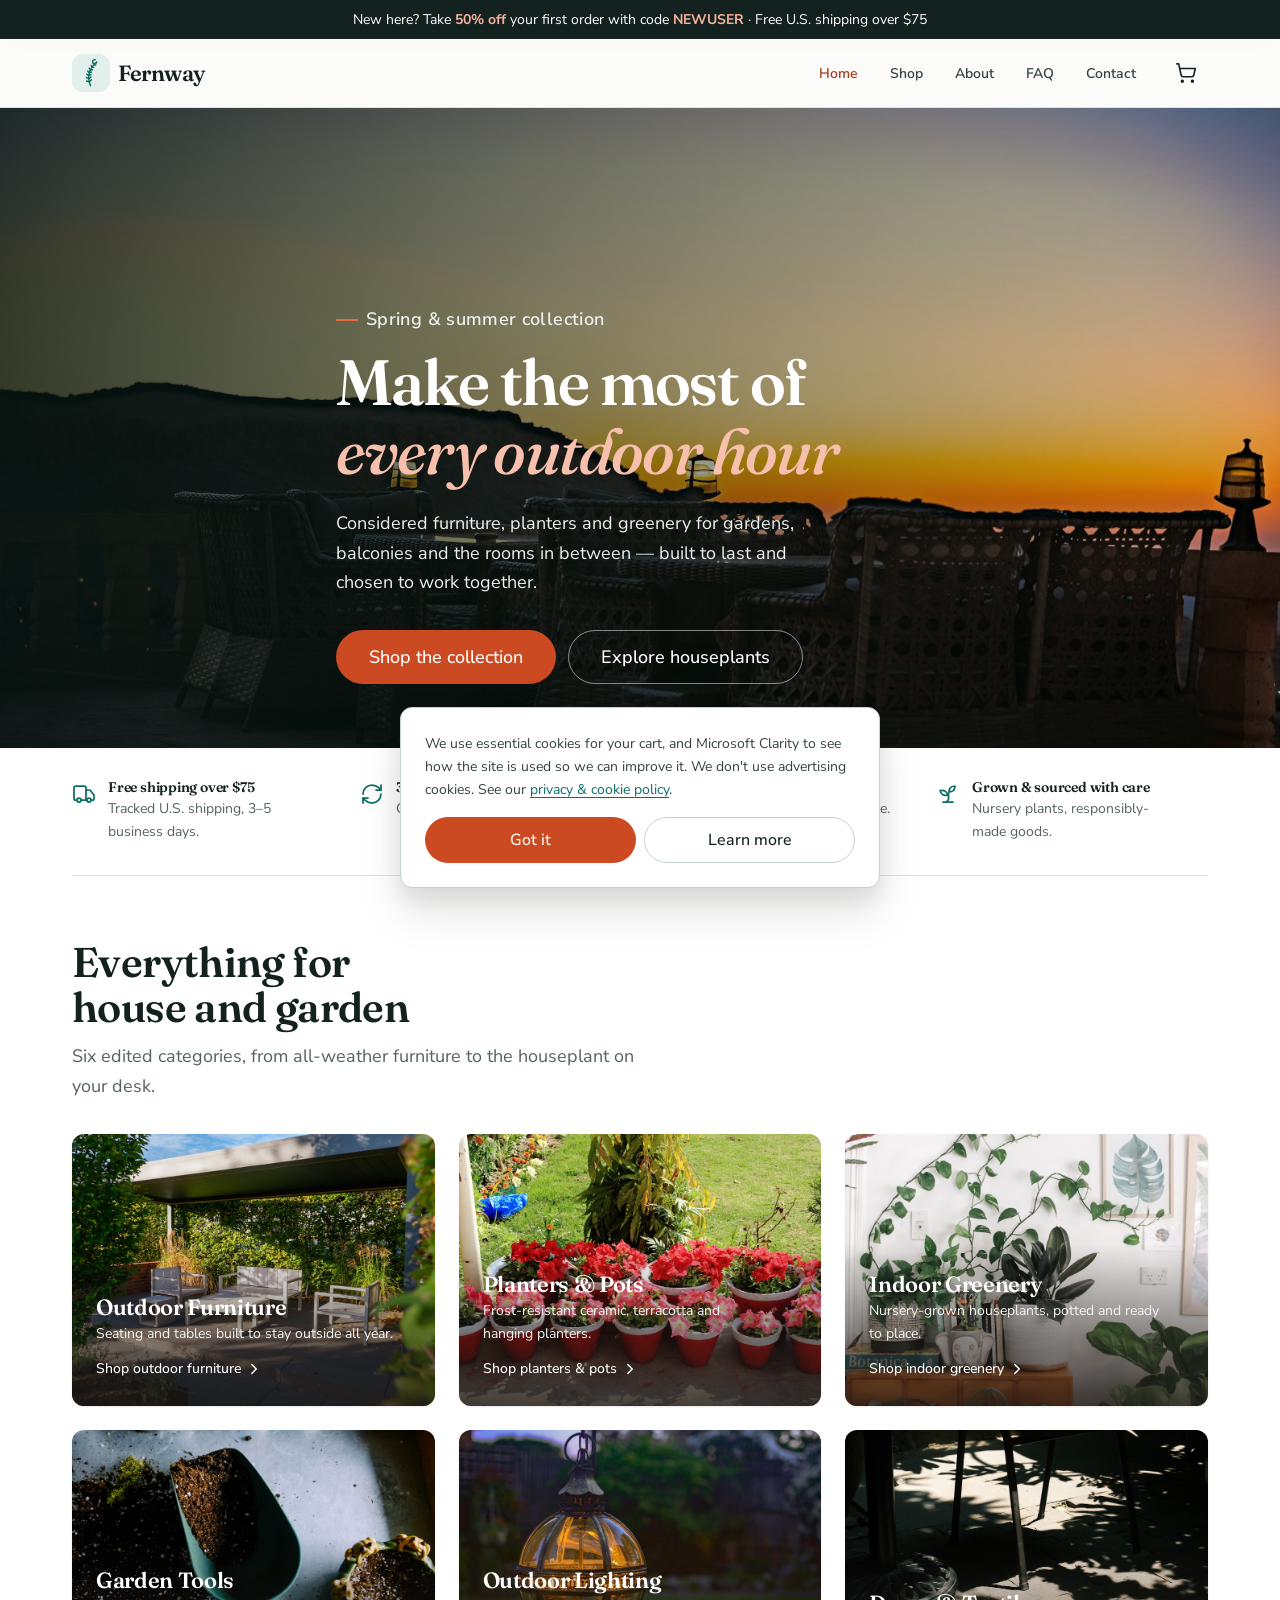
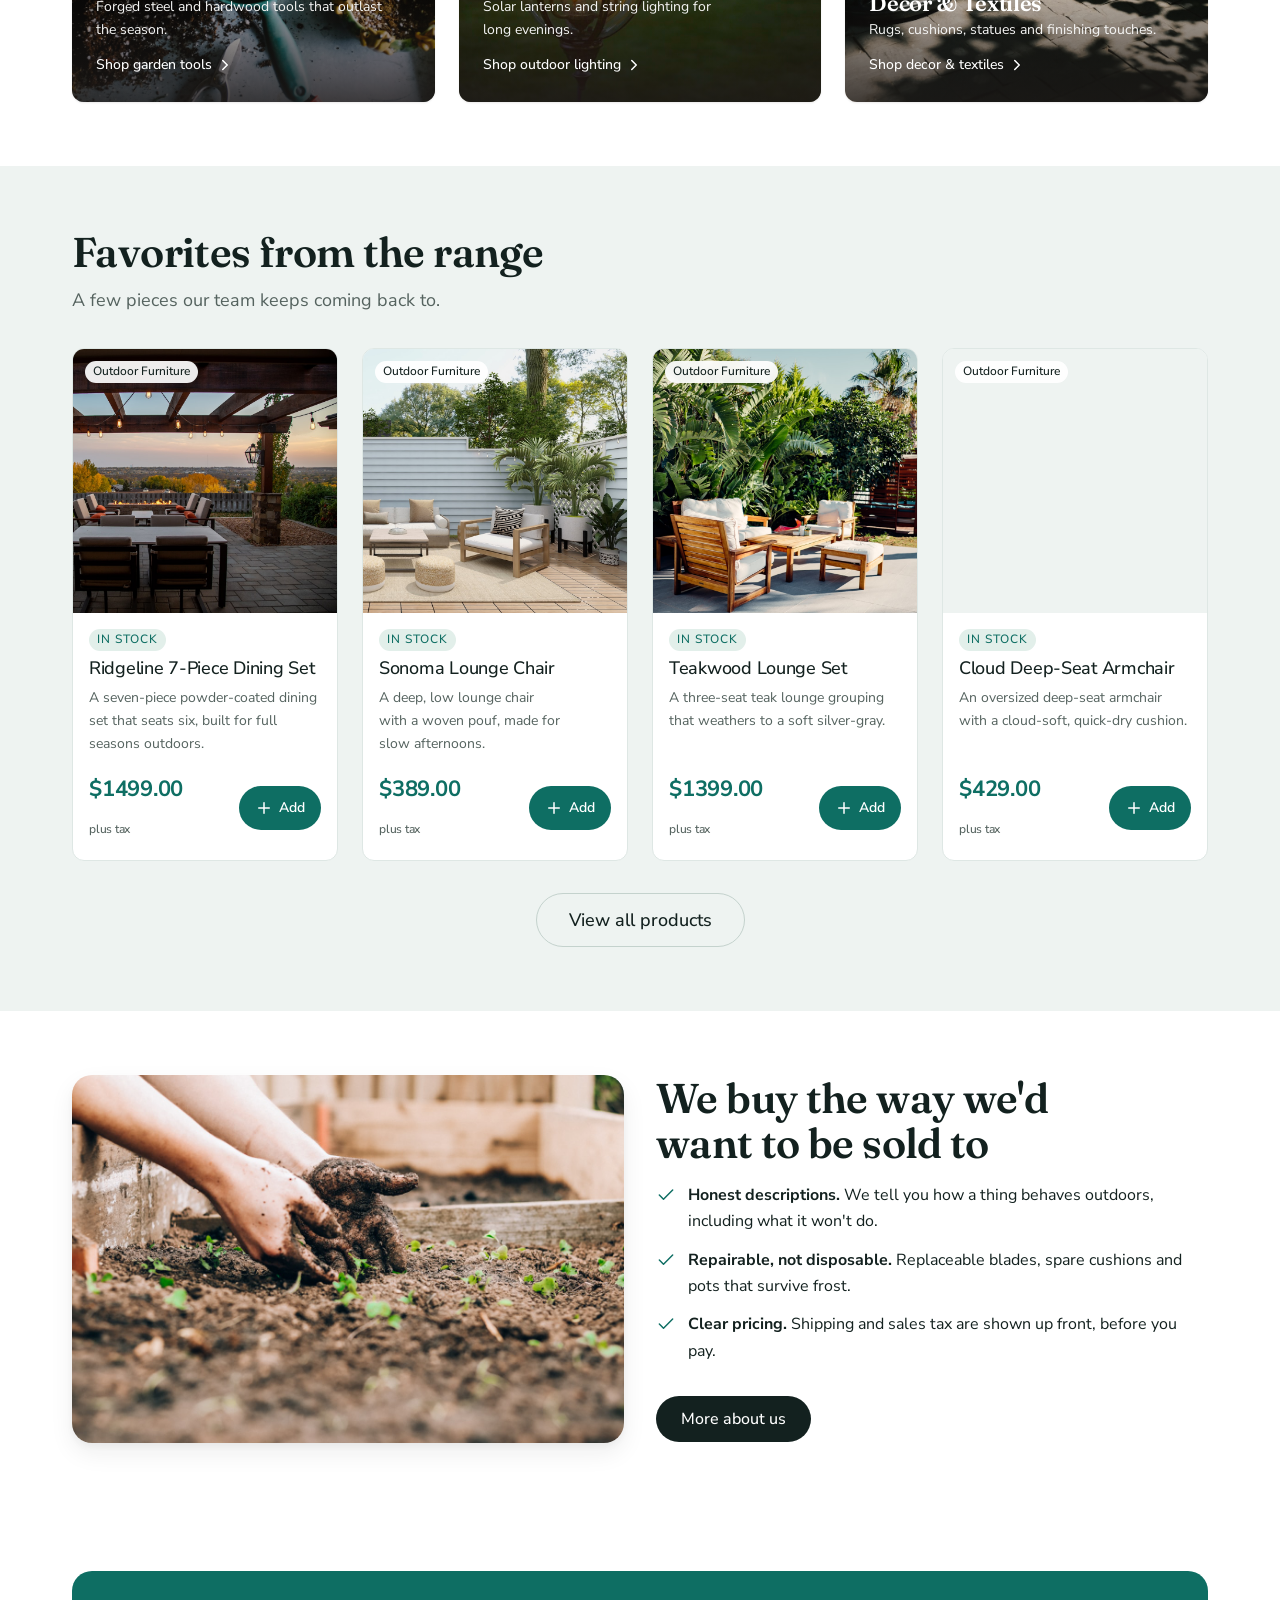
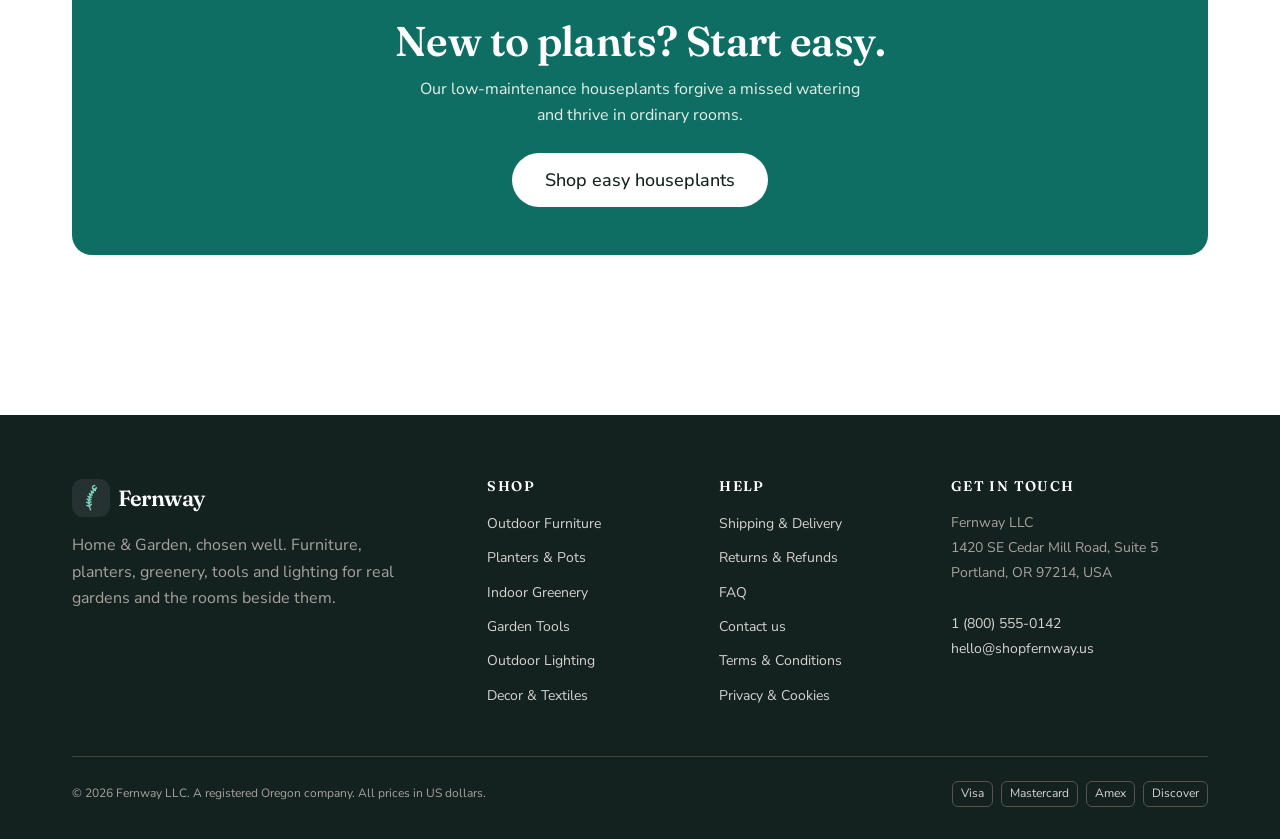
<file: index.html>
<!DOCTYPE html>
<html lang="en">
<head>
  <meta charset="UTF-8">
  <meta name="viewport" content="width=device-width, initial-scale=1.0">
  <title>Fernway — Home &amp; Garden, chosen well</title>
  <meta name="description" content="Fernway is a Home &amp; Garden shop: outdoor furniture, planters, houseplants, tools, lighting and decor. Free U.S. shipping over $75, 30-day returns.">
  <link rel="canonical" href="https://shopfernway.us/">
  <meta property="og:type" content="website">
  <meta property="og:site_name" content="Fernway">
  <meta property="og:title" content="Fernway — Home &amp; Garden, chosen well">
  <meta property="og:description" content="Home &amp; Garden, chosen well. New here? Take 50% off your first order with code NEWUSER. Free U.S. shipping over $75.">
  <meta property="og:url" content="https://shopfernway.us/">
  <meta property="og:image" content="https://shopfernway.us/assets/images/hero-patio.jpg">
  <meta name="twitter:card" content="summary_large_image">
  <link rel="icon" href="assets/favicon.svg" type="image/svg+xml">
  <link rel="preload" href="assets/fonts/fraunces-600.woff2" as="font" type="font/woff2" crossorigin>
  <link rel="preload" href="assets/fonts/nunito-sans-400.woff2" as="font" type="font/woff2" crossorigin>
  <link rel="stylesheet" href="css/styles.css">
  <script type="text/javascript">(function(c,l,a,r,i,t,y){c[a]=c[a]||function(){(c[a].q=c[a].q||[]).push(arguments)};t=l.createElement(r);t.async=1;t.src="https://www.clarity.ms/tag/"+i;y=l.getElementsByTagName(r)[0];y.parentNode.insertBefore(t,y);})(window, document, "clarity", "script", "xrzuqr690d");</script>









<!-- Privacy-friendly analytics by Plausible -->
<script async src="https://plausible.io/js/pa-CbgDzZK7CJVQzW8cnn9PB.js"></script>
<script>
  window.plausible=window.plausible||function(){(plausible.q=plausible.q||[]).push(arguments)},plausible.init=plausible.init||function(i){plausible.o=i||{}};
  plausible.init()
</script>



</head>
<body>
  <a class="skip-link" href="#main">Skip to content</a>

  <div class="announce">
    New here? Take <strong>50% off</strong> your first order with code <strong>NEWUSER</strong> · Free U.S. shipping over $75
  </div>

  <header class="site-header">
    <div class="container header-bar">
      <a class="brand" href="index.html" aria-label="Fernway, home">
        <span class="brand-mark"><svg width="30" height="30" viewBox="0 0 32 32" fill="none" stroke="currentColor" stroke-width="1.5" stroke-linecap="round" stroke-linejoin="round" aria-hidden="true"><path d="M15.5 29.5 Q9.5 15 22 4.5"/><path d="M22 4.5 a2.2 2.2 0 1 1 -1.6 -2.6"/><path d="M14.2 25.5 16.44 23.2 M14.2 25.5 11.11 24.51 M13.62 22.14 16.02 20.35 M13.62 22.14 10.96 20.77 M13.63 18.88 16.08 17.64 M13.63 18.88 11.43 17.22 M14.19 15.75 16.61 15.03 M14.19 15.75 12.49 13.9 M15.32 12.74 17.59 12.48 M15.32 12.74 14.1 10.81 M17.01 9.85 19.05 9.95 M17.01 9.85 16.21 7.97 M19.27 7.08 21.04 7.43 M19.27 7.08 18.8 5.33"/></svg></span>
        Fernway
      </a>

      <nav class="primary-nav" data-primary-nav aria-label="Main">
        <ul>
          <li><a href="index.html">Home</a></li>
          <li><a href="shop.html">Shop</a></li>
          <li><a href="about.html">About</a></li>
          <li><a href="faq.html">FAQ</a></li>
          <li><a href="contact.html">Contact</a></li>
        </ul>
      </nav>

      <div class="header-actions">
        <a class="icon-btn" href="cart.html" aria-label="Cart">
          <svg width="22" height="22" viewBox="0 0 24 24" fill="none" stroke="currentColor" stroke-width="1.75" stroke-linecap="round" stroke-linejoin="round" aria-hidden="true"><circle cx="8" cy="21" r="1"/><circle cx="19" cy="21" r="1"/><path d="M2.05 2.05h2l2.66 12.42a2 2 0 0 0 2 1.58h9.78a2 2 0 0 0 1.95-1.57l1.65-7.43H5.12"/></svg>
          <span class="cart-count" data-cart-count data-count="0">0</span>
        </a>
        <button class="nav-toggle" data-nav-toggle aria-expanded="false" aria-controls="main-nav" aria-label="Open menu">
          <svg width="22" height="22" viewBox="0 0 24 24" fill="none" stroke="currentColor" stroke-width="1.75" stroke-linecap="round" stroke-linejoin="round" aria-hidden="true"><line x1="4" y1="6" x2="20" y2="6"/><line x1="4" y1="12" x2="20" y2="12"/><line x1="4" y1="18" x2="20" y2="18"/></svg>
        </button>
      </div>
    </div>
  </header>

  <main id="main">
    <!-- Hero -->
    <section class="hero">
      <div class="hero-media">
        <img src="assets/images/hero-patio.jpg" alt="An outdoor seating area at sunset overlooking the water" width="1920" height="1080" fetchpriority="high" decoding="async">
      </div>
      <div class="container hero-inner">
        <p class="hero-kicker">Spring &amp; summer collection</p>
        <h1>Make the most of<br><em>every outdoor hour</em></h1>
        <p>Considered furniture, planters and greenery for gardens, balconies and the rooms in between — built to last and chosen to work together.</p>
        <div class="hero-actions">
          <a class="btn btn-primary btn-lg" href="shop.html">Shop the collection</a>
          <a class="btn btn-ghost btn-lg" href="shop.html?category=indoor-greenery">Explore houseplants</a>
        </div>
      </div>
    </section>

    <!-- Trust row -->
    <div class="container">
      <div class="trust-row">
        <div class="trust-item">
          <svg width="24" height="24" viewBox="0 0 24 24" fill="none" stroke="currentColor" stroke-width="1.75" stroke-linecap="round" stroke-linejoin="round" aria-hidden="true"><path d="M14 18V6a2 2 0 0 0-2-2H4a2 2 0 0 0-2 2v11a1 1 0 0 0 1 1h2"/><path d="M15 18H9"/><path d="M19 18h2a1 1 0 0 0 1-1v-3.65a1 1 0 0 0-.22-.62l-3.48-4.35A1 1 0 0 0 17.52 8H14"/><circle cx="17" cy="18" r="2"/><circle cx="7" cy="18" r="2"/></svg>
          <div><h3>Free shipping over $75</h3><p>Tracked U.S. shipping, 3–5 business days.</p></div>
        </div>
        <div class="trust-item">
          <svg width="24" height="24" viewBox="0 0 24 24" fill="none" stroke="currentColor" stroke-width="1.75" stroke-linecap="round" stroke-linejoin="round" aria-hidden="true"><path d="M3 12a9 9 0 0 1 9-9 9.75 9.75 0 0 1 6.74 2.74L21 8"/><path d="M21 3v5h-5"/><path d="M21 12a9 9 0 0 1-9 9 9.75 9.75 0 0 1-6.74-2.74L3 16"/><path d="M8 16H3v5"/></svg>
          <div><h3>30-day returns</h3><p>Changed your mind? Send it back.</p></div>
        </div>
        <div class="trust-item">
          <svg width="24" height="24" viewBox="0 0 24 24" fill="none" stroke="currentColor" stroke-width="1.75" stroke-linecap="round" stroke-linejoin="round" aria-hidden="true"><path d="M20 13c0 5-3.5 7.5-7.66 8.95a1 1 0 0 1-.67-.01C7.5 20.5 4 18 4 13V6a1 1 0 0 1 1-1c2 0 4.5-1.2 6.24-2.72a1.17 1.17 0 0 1 1.52 0C14.51 3.81 17 5 19 5a1 1 0 0 1 1 1Z"/><path d="m9 12 2 2 4-4"/></svg>
          <div><h3>Built to last</h3><p>Guarantees on every larger piece.</p></div>
        </div>
        <div class="trust-item">
          <svg width="24" height="24" viewBox="0 0 24 24" fill="none" stroke="currentColor" stroke-width="1.75" stroke-linecap="round" stroke-linejoin="round" aria-hidden="true"><path d="M7 20h10"/><path d="M10 20c5.5-2.5.8-6.4 3-10"/><path d="M9.5 9.4c1.1.8 1.8 2.2 2.3 3.7-2 .4-3.5.4-4.8-.3-1.2-.6-2.3-1.9-3-4.2 2.8-.5 4.4 0 5.5.8Z"/><path d="M14.1 6a7 7 0 0 0-1.1 4c1.9-.1 3.3-.6 4.3-1.4 1-1 1.6-2.3 1.7-4.6-2.7.1-4 1-4.9 2Z"/></svg>
          <div><h3>Grown &amp; sourced with care</h3><p>Nursery plants, responsibly-made goods.</p></div>
        </div>
      </div>
    </div>

    <!-- Categories -->
    <section class="section container">
      <div class="section-head">
        <h2>Everything for house and garden</h2>
        <p>Six edited categories, from all-weather furniture to the houseplant on your desk.</p>
      </div>
      <div class="card-grid" data-category-grid></div>
    </section>

    <!-- Featured -->
    <section class="section-sunk">
      <div class="section container">
        <div class="section-head">
          <h2>Favorites from the range</h2>
          <p>A few pieces our team keeps coming back to.</p>
        </div>
        <div data-featured-grid></div>
        <div class="text-center mt-6">
          <a class="btn btn-ghost btn-lg" href="shop.html">View all products</a>
        </div>
      </div>
    </section>

    <!-- Editorial split -->
    <section class="section container">
      <div class="split reveal">
        <div class="split-media">
          <img src="assets/images/editorial-workshop.jpg" alt="Hands pressing a young seedling into dark potting soil" width="1200" height="800" loading="lazy" decoding="async">
        </div>
        <div class="split-body">
          <h2>We buy the way we'd want to be sold to</h2>
          <ul class="feature-list">
            <li><svg width="20" height="20" viewBox="0 0 24 24" fill="none" stroke="currentColor" stroke-width="1.75" stroke-linecap="round" stroke-linejoin="round" aria-hidden="true"><polyline points="20 6 9 17 4 12"/></svg><span><strong>Honest descriptions.</strong> We tell you how a thing behaves outdoors, including what it won't do.</span></li>
            <li><svg width="20" height="20" viewBox="0 0 24 24" fill="none" stroke="currentColor" stroke-width="1.75" stroke-linecap="round" stroke-linejoin="round" aria-hidden="true"><polyline points="20 6 9 17 4 12"/></svg><span><strong>Repairable, not disposable.</strong> Replaceable blades, spare cushions and pots that survive frost.</span></li>
            <li><svg width="20" height="20" viewBox="0 0 24 24" fill="none" stroke="currentColor" stroke-width="1.75" stroke-linecap="round" stroke-linejoin="round" aria-hidden="true"><polyline points="20 6 9 17 4 12"/></svg><span><strong>Clear pricing.</strong> Shipping and sales tax are shown up front, before you pay.</span></li>
          </ul>
          <a class="btn btn-dark" href="about.html">More about us</a>
        </div>
      </div>
    </section>

    <!-- CTA band -->
    <section class="section container">
      <div class="cta-band reveal">
        <h2>New to plants? Start easy.</h2>
        <p>Our low-maintenance houseplants forgive a missed watering and thrive in ordinary rooms.</p>
        <a class="btn btn-primary btn-lg" href="shop.html?category=indoor-greenery">Shop easy houseplants</a>
      </div>
    </section>
  </main>

  <footer class="site-footer">
    <div class="container">
      <div class="footer-grid">
        <div class="footer-brand">
          <a class="brand" href="index.html">
            <span class="brand-mark"><svg width="28" height="28" viewBox="0 0 32 32" fill="none" stroke="currentColor" stroke-width="1.5" stroke-linecap="round" stroke-linejoin="round" aria-hidden="true"><path d="M15.5 29.5 Q9.5 15 22 4.5"/><path d="M22 4.5 a2.2 2.2 0 1 1 -1.6 -2.6"/><path d="M14.2 25.5 16.44 23.2 M14.2 25.5 11.11 24.51 M13.62 22.14 16.02 20.35 M13.62 22.14 10.96 20.77 M13.63 18.88 16.08 17.64 M13.63 18.88 11.43 17.22 M14.19 15.75 16.61 15.03 M14.19 15.75 12.49 13.9 M15.32 12.74 17.59 12.48 M15.32 12.74 14.1 10.81 M17.01 9.85 19.05 9.95 M17.01 9.85 16.21 7.97 M19.27 7.08 21.04 7.43 M19.27 7.08 18.8 5.33"/></svg></span>
            Fernway
          </a>
          <p>Home &amp; Garden, chosen well. Furniture, planters, greenery, tools and lighting for real gardens and the rooms beside them.</p>
        </div>
        <div class="footer-col">
          <h3>Shop</h3>
          <ul>
            <li><a href="shop.html?category=outdoor-furniture">Outdoor Furniture</a></li>
            <li><a href="shop.html?category=planters">Planters &amp; Pots</a></li>
            <li><a href="shop.html?category=indoor-greenery">Indoor Greenery</a></li>
            <li><a href="shop.html?category=tools">Garden Tools</a></li>
            <li><a href="shop.html?category=lighting">Outdoor Lighting</a></li>
            <li><a href="shop.html?category=decor">Decor &amp; Textiles</a></li>
          </ul>
        </div>
        <div class="footer-col">
          <h3>Help</h3>
          <ul>
            <li><a href="shipping.html">Shipping &amp; Delivery</a></li>
            <li><a href="returns.html">Returns &amp; Refunds</a></li>
            <li><a href="faq.html">FAQ</a></li>
            <li><a href="contact.html">Contact us</a></li>
            <li><a href="terms.html">Terms &amp; Conditions</a></li>
            <li><a href="privacy.html">Privacy &amp; Cookies</a></li>
          </ul>
        </div>
        <div class="footer-col">
          <h3>Get in touch</h3>
          <address>
            Fernway LLC<br>
            1420 SE Cedar Mill Road, Suite 5<br>
            Portland, OR 97214, USA<br><br>
            <a href="tel:+18005550142">1 (800) 555-0142</a><br>
            <a href="mailto:hello@shopfernway.us">hello@shopfernway.us</a>
          </address>
        </div>
      </div>
      <div class="footer-bottom">
        <p>&copy; <span data-year>2026</span> Fernway LLC. A registered Oregon company. All prices in US dollars.</p>
        <div class="pay-badges" aria-label="Accepted payment methods">
          <span>Visa</span><span>Mastercard</span><span>Amex</span><span>Discover</span>
        </div>
      </div>
    </div>
  </footer>

  <script type="module" src="js/main.js"></script>
</body>
</html>
</file>
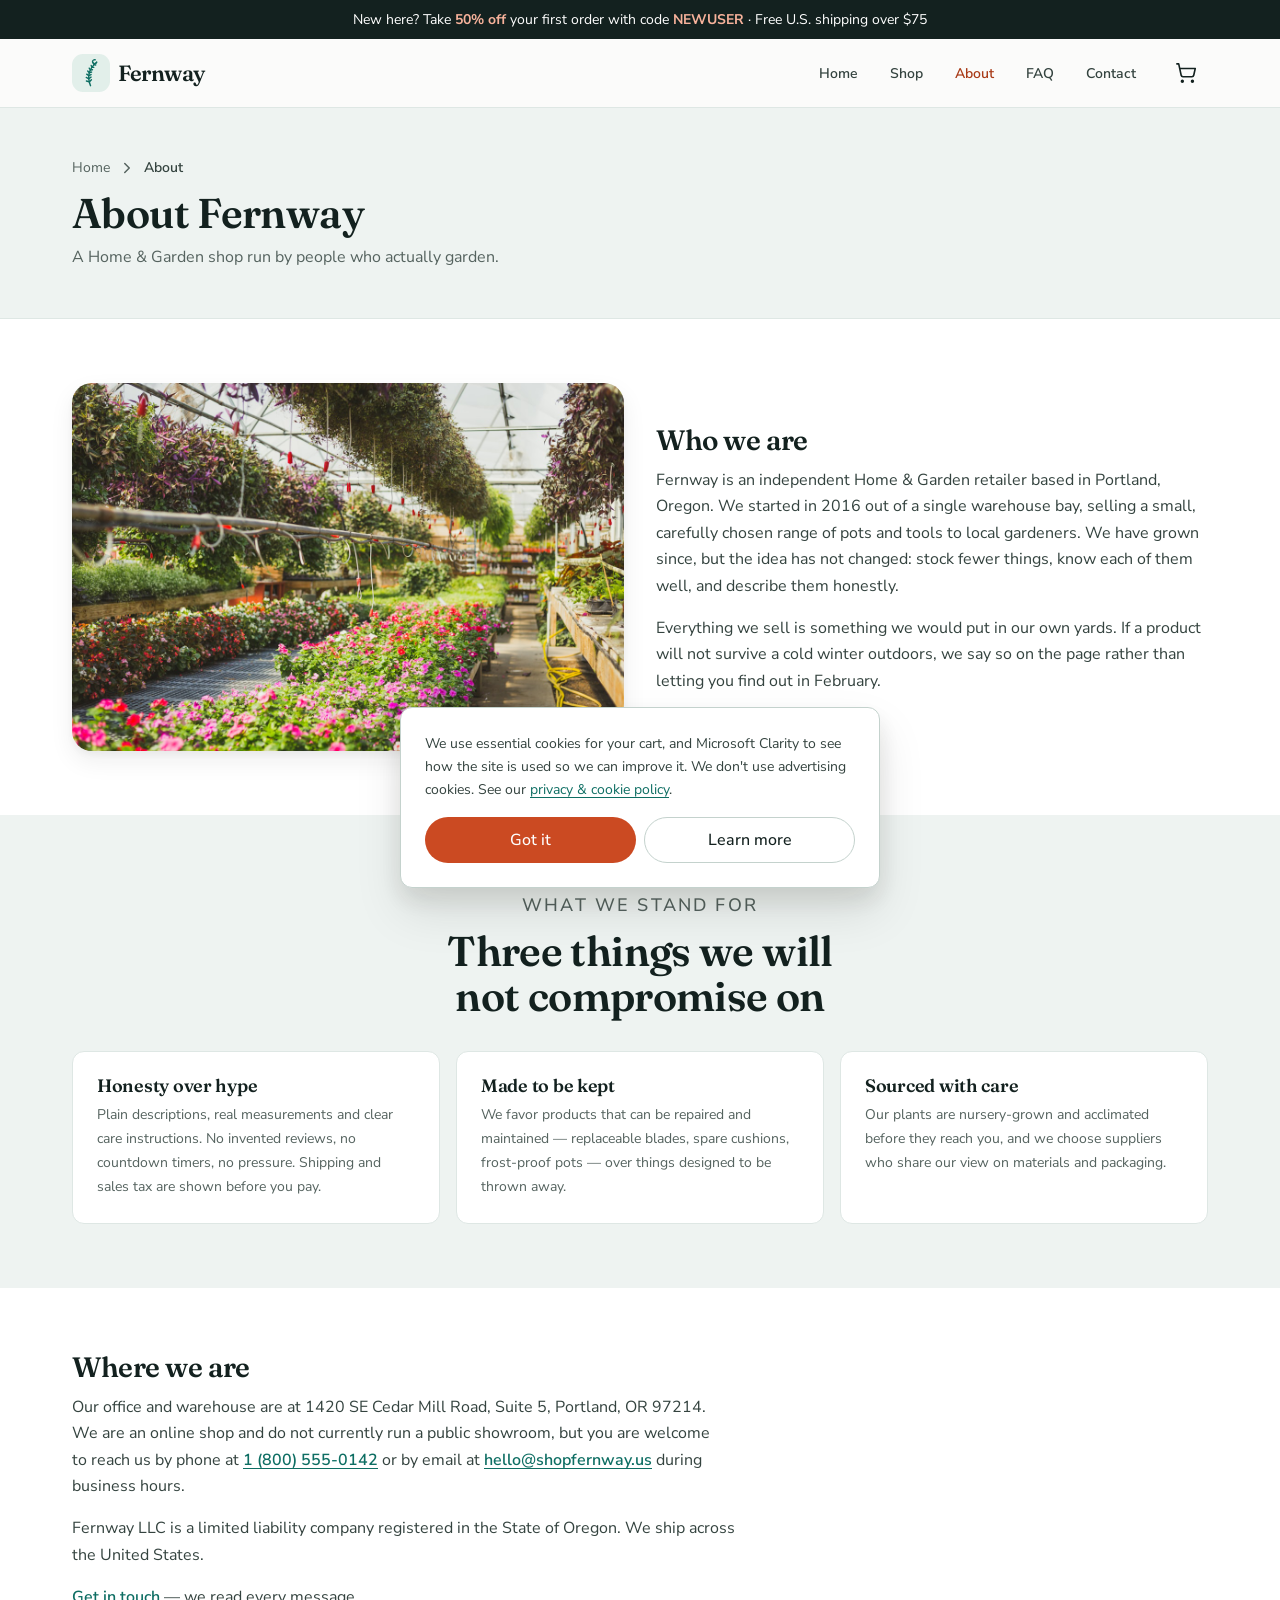
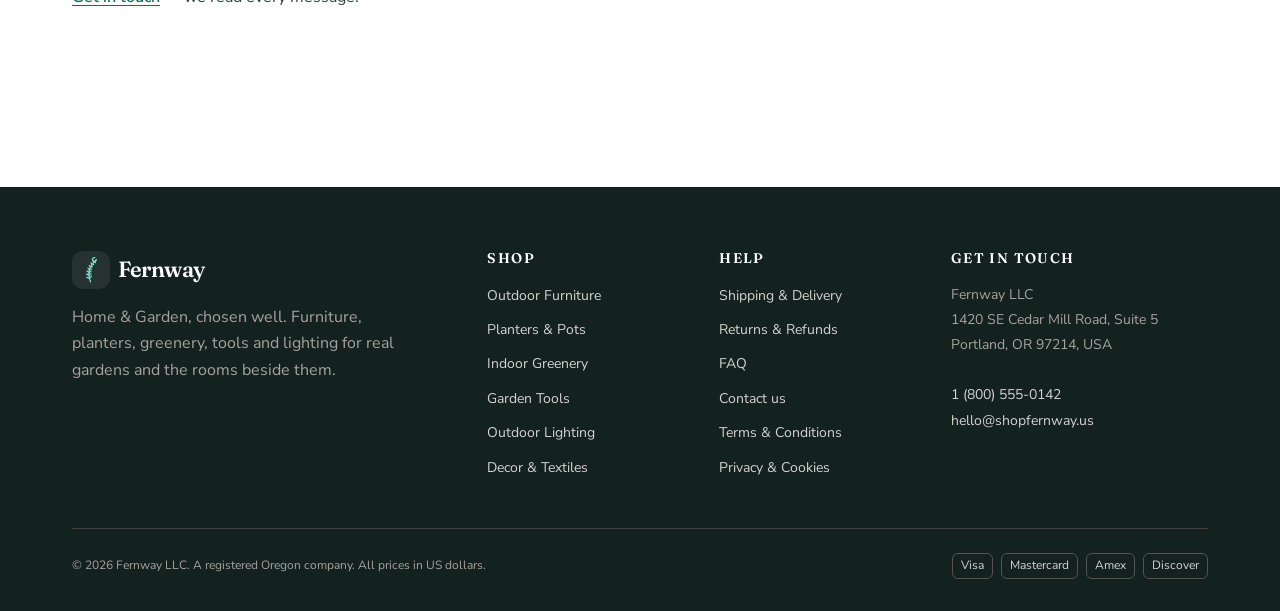
<file: about.html>
<!DOCTYPE html>
<html lang="en">
<head>
  <meta charset="UTF-8">
  <meta name="viewport" content="width=device-width, initial-scale=1.0">
  <title>About &mdash; Fernway</title>
  <meta name="description" content="Fernway is an independent Home &amp; Garden retailer based in Portland, Oregon, trading since 2016.">
  <link rel="canonical" href="https://shopfernway.us/about.html">
  <meta property="og:type" content="website">
  <meta property="og:site_name" content="Fernway">
  <meta property="og:title" content="About &mdash; Fernway">
  <meta property="og:description" content="Fernway is an independent Home &amp; Garden retailer based in Portland, Oregon, trading since 2016.">
  <meta property="og:url" content="https://shopfernway.us/about.html">
  <meta property="og:image" content="https://shopfernway.us/assets/images/hero-patio.jpg">
  <meta name="twitter:card" content="summary_large_image">
  <link rel="icon" href="assets/favicon.svg" type="image/svg+xml">
  <link rel="preload" href="assets/fonts/fraunces-600.woff2" as="font" type="font/woff2" crossorigin>
  <link rel="preload" href="assets/fonts/nunito-sans-400.woff2" as="font" type="font/woff2" crossorigin>
  <link rel="stylesheet" href="css/styles.css">
  <script type="text/javascript">(function(c,l,a,r,i,t,y){c[a]=c[a]||function(){(c[a].q=c[a].q||[]).push(arguments)};t=l.createElement(r);t.async=1;t.src="https://www.clarity.ms/tag/"+i;y=l.getElementsByTagName(r)[0];y.parentNode.insertBefore(t,y);})(window, document, "clarity", "script", "xrzuqr690d");</script>
</head>
<body>
  <a class="skip-link" href="#main">Skip to content</a>

  <div class="announce">
    New here? Take <strong>50% off</strong> your first order with code <strong>NEWUSER</strong> &middot; Free U.S. shipping over $75
  </div>

  <header class="site-header">
    <div class="container header-bar">
      <a class="brand" href="index.html" aria-label="Fernway, home">
        <span class="brand-mark"><svg width="30" height="30" viewBox="0 0 32 32" fill="none" stroke="currentColor" stroke-width="1.5" stroke-linecap="round" stroke-linejoin="round" aria-hidden="true"><path d="M15.5 29.5 Q9.5 15 22 4.5"/><path d="M22 4.5 a2.2 2.2 0 1 1 -1.6 -2.6"/><path d="M14.2 25.5 16.44 23.2 M14.2 25.5 11.11 24.51 M13.62 22.14 16.02 20.35 M13.62 22.14 10.96 20.77 M13.63 18.88 16.08 17.64 M13.63 18.88 11.43 17.22 M14.19 15.75 16.61 15.03 M14.19 15.75 12.49 13.9 M15.32 12.74 17.59 12.48 M15.32 12.74 14.1 10.81 M17.01 9.85 19.05 9.95 M17.01 9.85 16.21 7.97 M19.27 7.08 21.04 7.43 M19.27 7.08 18.8 5.33"/></svg></span>
        Fernway
      </a>

      <nav class="primary-nav" data-primary-nav aria-label="Main">
        <ul>
          <li><a href="index.html">Home</a></li>
          <li><a href="shop.html">Shop</a></li>
          <li><a href="about.html" aria-current="page">About</a></li>
          <li><a href="faq.html">FAQ</a></li>
          <li><a href="contact.html">Contact</a></li>
        </ul>
      </nav>

      <div class="header-actions">
        <a class="icon-btn" href="cart.html" aria-label="Cart">
          <svg width="22" height="22" viewBox="0 0 24 24" fill="none" stroke="currentColor" stroke-width="1.75" stroke-linecap="round" stroke-linejoin="round" aria-hidden="true"><circle cx="8" cy="21" r="1"/><circle cx="19" cy="21" r="1"/><path d="M2.05 2.05h2l2.66 12.42a2 2 0 0 0 2 1.58h9.78a2 2 0 0 0 1.95-1.57l1.65-7.43H5.12"/></svg>
          <span class="cart-count" data-cart-count data-count="0">0</span>
        </a>
        <button class="nav-toggle" data-nav-toggle aria-expanded="false" aria-label="Open menu">
          <svg width="22" height="22" viewBox="0 0 24 24" fill="none" stroke="currentColor" stroke-width="1.75" stroke-linecap="round" stroke-linejoin="round" aria-hidden="true"><line x1="4" y1="6" x2="20" y2="6"/><line x1="4" y1="12" x2="20" y2="12"/><line x1="4" y1="18" x2="20" y2="18"/></svg>
        </button>
      </div>
    </div>
  </header>

  <main id="main">
    <section class="page-header">
      <div class="container">
        <nav aria-label="Breadcrumb">
          <ol class="breadcrumb">
        <li><a href="index.html">Home</a> <svg width="18" height="18" viewBox="0 0 24 24" fill="none" stroke="currentColor" stroke-width="2" stroke-linecap="round" stroke-linejoin="round" aria-hidden="true"><polyline points="9 18 15 12 9 6"/></svg></li>
        <li aria-current="page">About</li>
        </ol>
        </nav>
        <h1>About Fernway</h1>
        <p>A Home &amp; Garden shop run by people who actually garden.</p>
      </div>
    </section>

    <section class="section container">
      <div class="split reveal">
        <div class="split-media">
          <img src="assets/images/editorial-team.jpg" alt="A timber garden building surrounded by established planting" width="1200" height="800" loading="lazy" decoding="async">
        </div>
        <div class="split-body prose">
          <h2>Who we are</h2>
          <p>Fernway is an independent Home &amp; Garden retailer based in Portland, Oregon. We
            started in 2016 out of a single warehouse bay, selling a small, carefully chosen range of pots and
            tools to local gardeners. We have grown since, but the idea has not changed: stock fewer things,
            know each of them well, and describe them honestly.</p>
          <p>Everything we sell is something we would put in our own yards. If a product will not survive a
            cold winter outdoors, we say so on the page rather than letting you find out in February.</p>
        </div>
      </div>
    </section>

    <section class="section-sunk">
      <div class="section container">
        <div class="section-head center">
          <p class="eyebrow">What we stand for</p>
          <h2>Three things we will not compromise on</h2>
        </div>
        <div class="info-grid">
          <div class="info-card reveal">
            <h3>Honesty over hype</h3>
            <p>Plain descriptions, real measurements and clear care instructions. No invented reviews,
              no countdown timers, no pressure. Shipping and sales tax are shown before you pay.</p>
          </div>
          <div class="info-card reveal" data-reveal-delay="70">
            <h3>Made to be kept</h3>
            <p>We favor products that can be repaired and maintained &mdash; replaceable blades, spare
              cushions, frost-proof pots &mdash; over things designed to be thrown away.</p>
          </div>
          <div class="info-card reveal" data-reveal-delay="140">
            <h3>Sourced with care</h3>
            <p>Our plants are nursery-grown and acclimated before they reach you, and we choose suppliers
              who share our view on materials and packaging.</p>
          </div>
        </div>
      </div>
    </section>

    <section class="section container">
      <div class="prose">
        <h2>Where we are</h2>
        <p>Our office and warehouse are at 1420 SE Cedar Mill Road, Suite 5, Portland, OR 97214. We are an
          online shop and do not currently run a public showroom, but you are welcome to reach us by phone at
          <a href="tel:+18005550142">1 (800) 555-0142</a> or by email at
          <a href="mailto:hello@shopfernway.us">hello@shopfernway.us</a> during business
          hours.</p>
        <p>Fernway LLC is a limited liability company registered in the State of Oregon. We ship
          across the United States.</p>
        <p><a href="contact.html">Get in touch</a> &mdash; we read every message.</p>
      </div>
    </section>
  </main>

  <footer class="site-footer">
    <div class="container">
      <div class="footer-grid">
        <div class="footer-brand">
          <a class="brand" href="index.html">
            <span class="brand-mark"><svg width="28" height="28" viewBox="0 0 32 32" fill="none" stroke="currentColor" stroke-width="1.5" stroke-linecap="round" stroke-linejoin="round" aria-hidden="true"><path d="M15.5 29.5 Q9.5 15 22 4.5"/><path d="M22 4.5 a2.2 2.2 0 1 1 -1.6 -2.6"/><path d="M14.2 25.5 16.44 23.2 M14.2 25.5 11.11 24.51 M13.62 22.14 16.02 20.35 M13.62 22.14 10.96 20.77 M13.63 18.88 16.08 17.64 M13.63 18.88 11.43 17.22 M14.19 15.75 16.61 15.03 M14.19 15.75 12.49 13.9 M15.32 12.74 17.59 12.48 M15.32 12.74 14.1 10.81 M17.01 9.85 19.05 9.95 M17.01 9.85 16.21 7.97 M19.27 7.08 21.04 7.43 M19.27 7.08 18.8 5.33"/></svg></span>
            Fernway
          </a>
          <p>Home &amp; Garden, chosen well. Furniture, planters, greenery, tools and lighting for real gardens and the rooms beside them.</p>
        </div>
        <div class="footer-col">
          <h3>Shop</h3>
          <ul>
            <li><a href="shop.html?category=outdoor-furniture">Outdoor Furniture</a></li>
            <li><a href="shop.html?category=planters">Planters &amp; Pots</a></li>
            <li><a href="shop.html?category=indoor-greenery">Indoor Greenery</a></li>
            <li><a href="shop.html?category=tools">Garden Tools</a></li>
            <li><a href="shop.html?category=lighting">Outdoor Lighting</a></li>
            <li><a href="shop.html?category=decor">Decor &amp; Textiles</a></li>
          </ul>
        </div>
        <div class="footer-col">
          <h3>Help</h3>
          <ul>
            <li><a href="shipping.html">Shipping &amp; Delivery</a></li>
            <li><a href="returns.html">Returns &amp; Refunds</a></li>
            <li><a href="faq.html">FAQ</a></li>
            <li><a href="contact.html">Contact us</a></li>
            <li><a href="terms.html">Terms &amp; Conditions</a></li>
            <li><a href="privacy.html">Privacy &amp; Cookies</a></li>
          </ul>
        </div>
        <div class="footer-col">
          <h3>Get in touch</h3>
          <address>
            Fernway LLC<br>
            1420 SE Cedar Mill Road, Suite 5<br>
            Portland, OR 97214, USA<br><br>
            <a href="tel:+18005550142">1 (800) 555-0142</a><br>
            <a href="mailto:hello@shopfernway.us">hello@shopfernway.us</a>
          </address>
        </div>
      </div>
      <div class="footer-bottom">
        <p>&copy; <span data-year>2026</span> Fernway LLC. A registered Oregon company. All prices in US dollars.</p>
        <div class="pay-badges" aria-label="Accepted payment methods">
          <span>Visa</span><span>Mastercard</span><span>Amex</span><span>Discover</span>
        </div>
      </div>
    </div>
  </footer>

  <script type="module" src="js/site.js"></script>
</body>
</html>
</file>
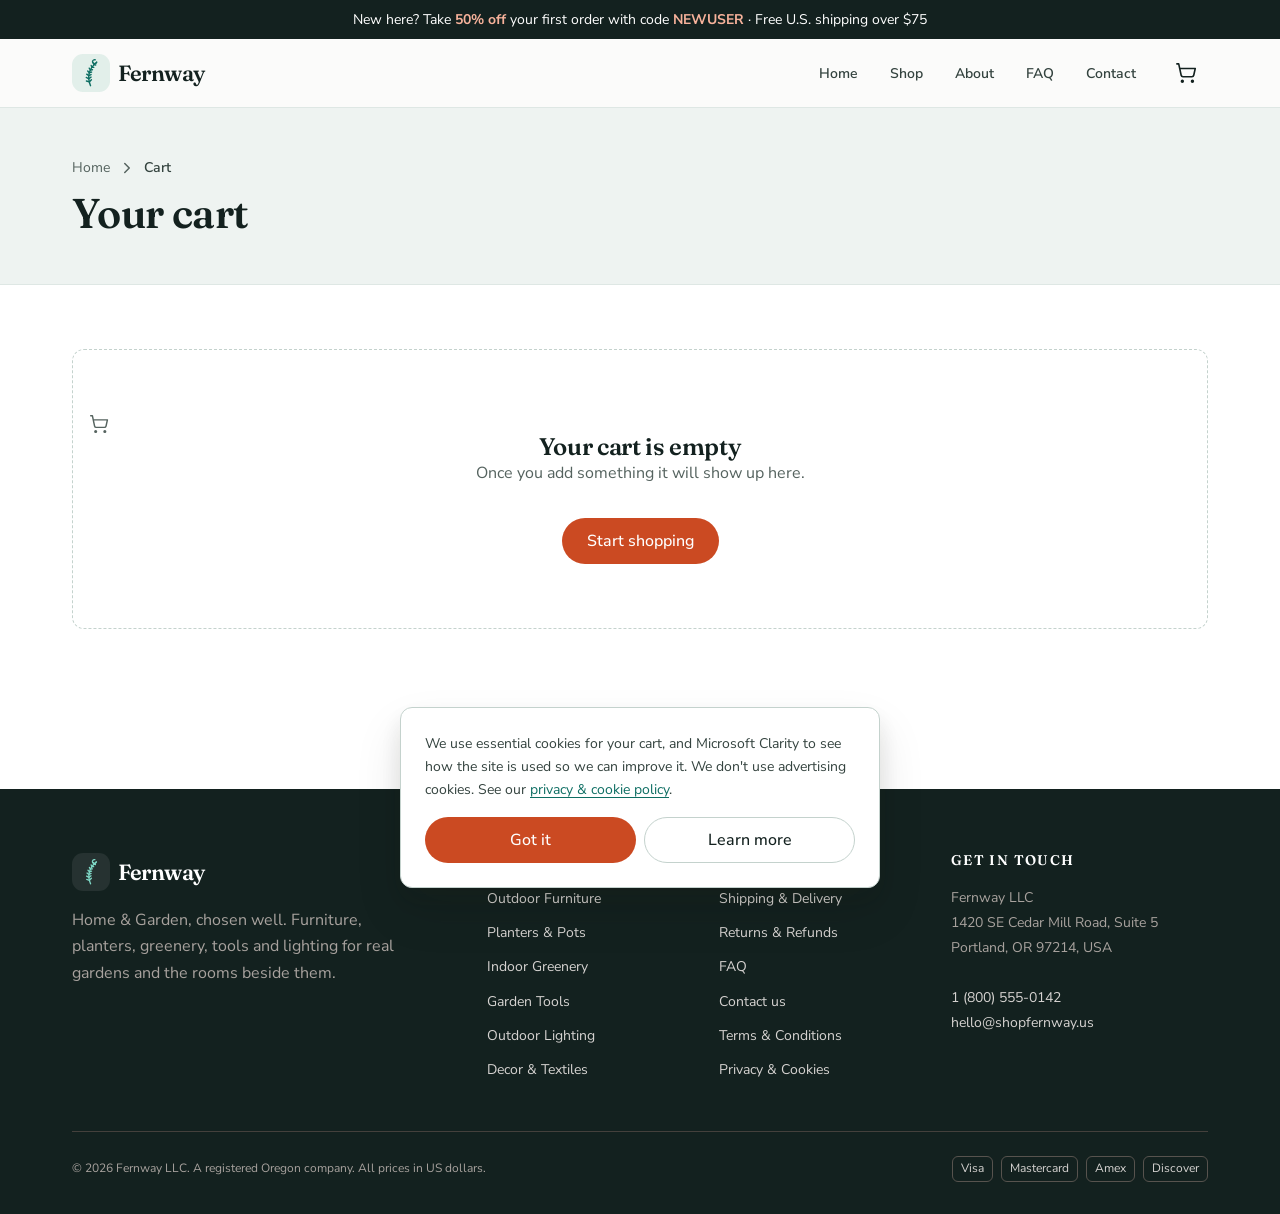
<file: cart.html>
<!DOCTYPE html>
<html lang="en">
<head>
  <meta charset="UTF-8">
  <meta name="viewport" content="width=device-width, initial-scale=1.0">
  <title>Your cart — Fernway</title>
  <meta name="description" content="Review the items in your cart and see the full cost, including shipping and estimated sales tax, before checkout.">
  <link rel="canonical" href="https://shopfernway.us/cart.html">
  <meta property="og:type" content="website">
  <meta property="og:site_name" content="Fernway">
  <meta property="og:title" content="Your cart — Fernway">
  <meta property="og:description" content="Review the items in your cart and see the full cost, including shipping and estimated sales tax, before checkout.">
  <meta property="og:url" content="https://shopfernway.us/cart.html">
  <meta property="og:image" content="https://shopfernway.us/assets/images/hero-patio.jpg">
  <meta name="twitter:card" content="summary_large_image">
  <link rel="icon" href="assets/favicon.svg" type="image/svg+xml">
  <link rel="preload" href="assets/fonts/fraunces-600.woff2" as="font" type="font/woff2" crossorigin>
  <link rel="preload" href="assets/fonts/nunito-sans-400.woff2" as="font" type="font/woff2" crossorigin>
  <link rel="stylesheet" href="css/styles.css">
  <script type="text/javascript">(function(c,l,a,r,i,t,y){c[a]=c[a]||function(){(c[a].q=c[a].q||[]).push(arguments)};t=l.createElement(r);t.async=1;t.src="https://www.clarity.ms/tag/"+i;y=l.getElementsByTagName(r)[0];y.parentNode.insertBefore(t,y);})(window, document, "clarity", "script", "xrzuqr690d");</script>
</head>
<body>
  <a class="skip-link" href="#main">Skip to content</a>

  <div class="announce">
    New here? Take <strong>50% off</strong> your first order with code <strong>NEWUSER</strong> &middot; Free U.S. shipping over $75
  </div>

  <header class="site-header">
    <div class="container header-bar">
      <a class="brand" href="index.html" aria-label="Fernway, home">
        <span class="brand-mark"><svg width="30" height="30" viewBox="0 0 32 32" fill="none" stroke="currentColor" stroke-width="1.5" stroke-linecap="round" stroke-linejoin="round" aria-hidden="true"><path d="M15.5 29.5 Q9.5 15 22 4.5"/><path d="M22 4.5 a2.2 2.2 0 1 1 -1.6 -2.6"/><path d="M14.2 25.5 16.44 23.2 M14.2 25.5 11.11 24.51 M13.62 22.14 16.02 20.35 M13.62 22.14 10.96 20.77 M13.63 18.88 16.08 17.64 M13.63 18.88 11.43 17.22 M14.19 15.75 16.61 15.03 M14.19 15.75 12.49 13.9 M15.32 12.74 17.59 12.48 M15.32 12.74 14.1 10.81 M17.01 9.85 19.05 9.95 M17.01 9.85 16.21 7.97 M19.27 7.08 21.04 7.43 M19.27 7.08 18.8 5.33"/></svg></span>
        Fernway
      </a>

      <nav class="primary-nav" data-primary-nav aria-label="Main">
        <ul>
          <li><a href="index.html">Home</a></li>
          <li><a href="shop.html">Shop</a></li>
          <li><a href="about.html">About</a></li>
          <li><a href="faq.html">FAQ</a></li>
          <li><a href="contact.html">Contact</a></li>
        </ul>
      </nav>

      <div class="header-actions">
        <a class="icon-btn" href="cart.html" aria-label="Cart">
          <svg width="22" height="22" viewBox="0 0 24 24" fill="none" stroke="currentColor" stroke-width="1.75" stroke-linecap="round" stroke-linejoin="round" aria-hidden="true"><circle cx="8" cy="21" r="1"/><circle cx="19" cy="21" r="1"/><path d="M2.05 2.05h2l2.66 12.42a2 2 0 0 0 2 1.58h9.78a2 2 0 0 0 1.95-1.57l1.65-7.43H5.12"/></svg>
          <span class="cart-count" data-cart-count data-count="0">0</span>
        </a>
        <button class="nav-toggle" data-nav-toggle aria-expanded="false" aria-label="Open menu">
          <svg width="22" height="22" viewBox="0 0 24 24" fill="none" stroke="currentColor" stroke-width="1.75" stroke-linecap="round" stroke-linejoin="round" aria-hidden="true"><line x1="4" y1="6" x2="20" y2="6"/><line x1="4" y1="12" x2="20" y2="12"/><line x1="4" y1="18" x2="20" y2="18"/></svg>
        </button>
      </div>
    </div>
  </header>

  <main id="main">
    <section class="page-header">
      <div class="container">
        <nav aria-label="Breadcrumb">
          <ol class="breadcrumb">
        <li><a href="index.html">Home</a> <svg width="18" height="18" viewBox="0 0 24 24" fill="none" stroke="currentColor" stroke-width="2" stroke-linecap="round" stroke-linejoin="round" aria-hidden="true"><polyline points="9 18 15 12 9 6"/></svg></li>
        <li aria-current="page">Cart</li>
        </ol>
        </nav>
        <h1>Your cart</h1>
      </div>
    </section>

    <section class="section container" data-cart-root>
      <p class="result-count">Loading&hellip;</p>
    </section>
  </main>

  <footer class="site-footer">
    <div class="container">
      <div class="footer-grid">
        <div class="footer-brand">
          <a class="brand" href="index.html">
            <span class="brand-mark"><svg width="28" height="28" viewBox="0 0 32 32" fill="none" stroke="currentColor" stroke-width="1.5" stroke-linecap="round" stroke-linejoin="round" aria-hidden="true"><path d="M15.5 29.5 Q9.5 15 22 4.5"/><path d="M22 4.5 a2.2 2.2 0 1 1 -1.6 -2.6"/><path d="M14.2 25.5 16.44 23.2 M14.2 25.5 11.11 24.51 M13.62 22.14 16.02 20.35 M13.62 22.14 10.96 20.77 M13.63 18.88 16.08 17.64 M13.63 18.88 11.43 17.22 M14.19 15.75 16.61 15.03 M14.19 15.75 12.49 13.9 M15.32 12.74 17.59 12.48 M15.32 12.74 14.1 10.81 M17.01 9.85 19.05 9.95 M17.01 9.85 16.21 7.97 M19.27 7.08 21.04 7.43 M19.27 7.08 18.8 5.33"/></svg></span>
            Fernway
          </a>
          <p>Home &amp; Garden, chosen well. Furniture, planters, greenery, tools and lighting for real gardens and the rooms beside them.</p>
        </div>
        <div class="footer-col">
          <h3>Shop</h3>
          <ul>
            <li><a href="shop.html?category=outdoor-furniture">Outdoor Furniture</a></li>
            <li><a href="shop.html?category=planters">Planters &amp; Pots</a></li>
            <li><a href="shop.html?category=indoor-greenery">Indoor Greenery</a></li>
            <li><a href="shop.html?category=tools">Garden Tools</a></li>
            <li><a href="shop.html?category=lighting">Outdoor Lighting</a></li>
            <li><a href="shop.html?category=decor">Decor &amp; Textiles</a></li>
          </ul>
        </div>
        <div class="footer-col">
          <h3>Help</h3>
          <ul>
            <li><a href="shipping.html">Shipping &amp; Delivery</a></li>
            <li><a href="returns.html">Returns &amp; Refunds</a></li>
            <li><a href="faq.html">FAQ</a></li>
            <li><a href="contact.html">Contact us</a></li>
            <li><a href="terms.html">Terms &amp; Conditions</a></li>
            <li><a href="privacy.html">Privacy &amp; Cookies</a></li>
          </ul>
        </div>
        <div class="footer-col">
          <h3>Get in touch</h3>
          <address>
            Fernway LLC<br>
            1420 SE Cedar Mill Road, Suite 5<br>
            Portland, OR 97214, USA<br><br>
            <a href="tel:+18005550142">1 (800) 555-0142</a><br>
            <a href="mailto:hello@shopfernway.us">hello@shopfernway.us</a>
          </address>
        </div>
      </div>
      <div class="footer-bottom">
        <p>&copy; <span data-year>2026</span> Fernway LLC. A registered Oregon company. All prices in US dollars.</p>
        <div class="pay-badges" aria-label="Accepted payment methods">
          <span>Visa</span><span>Mastercard</span><span>Amex</span><span>Discover</span>
        </div>
      </div>
    </div>
  </footer>

  <script type="module" src="js/cart-page.js"></script>
</body>
</html>
</file>
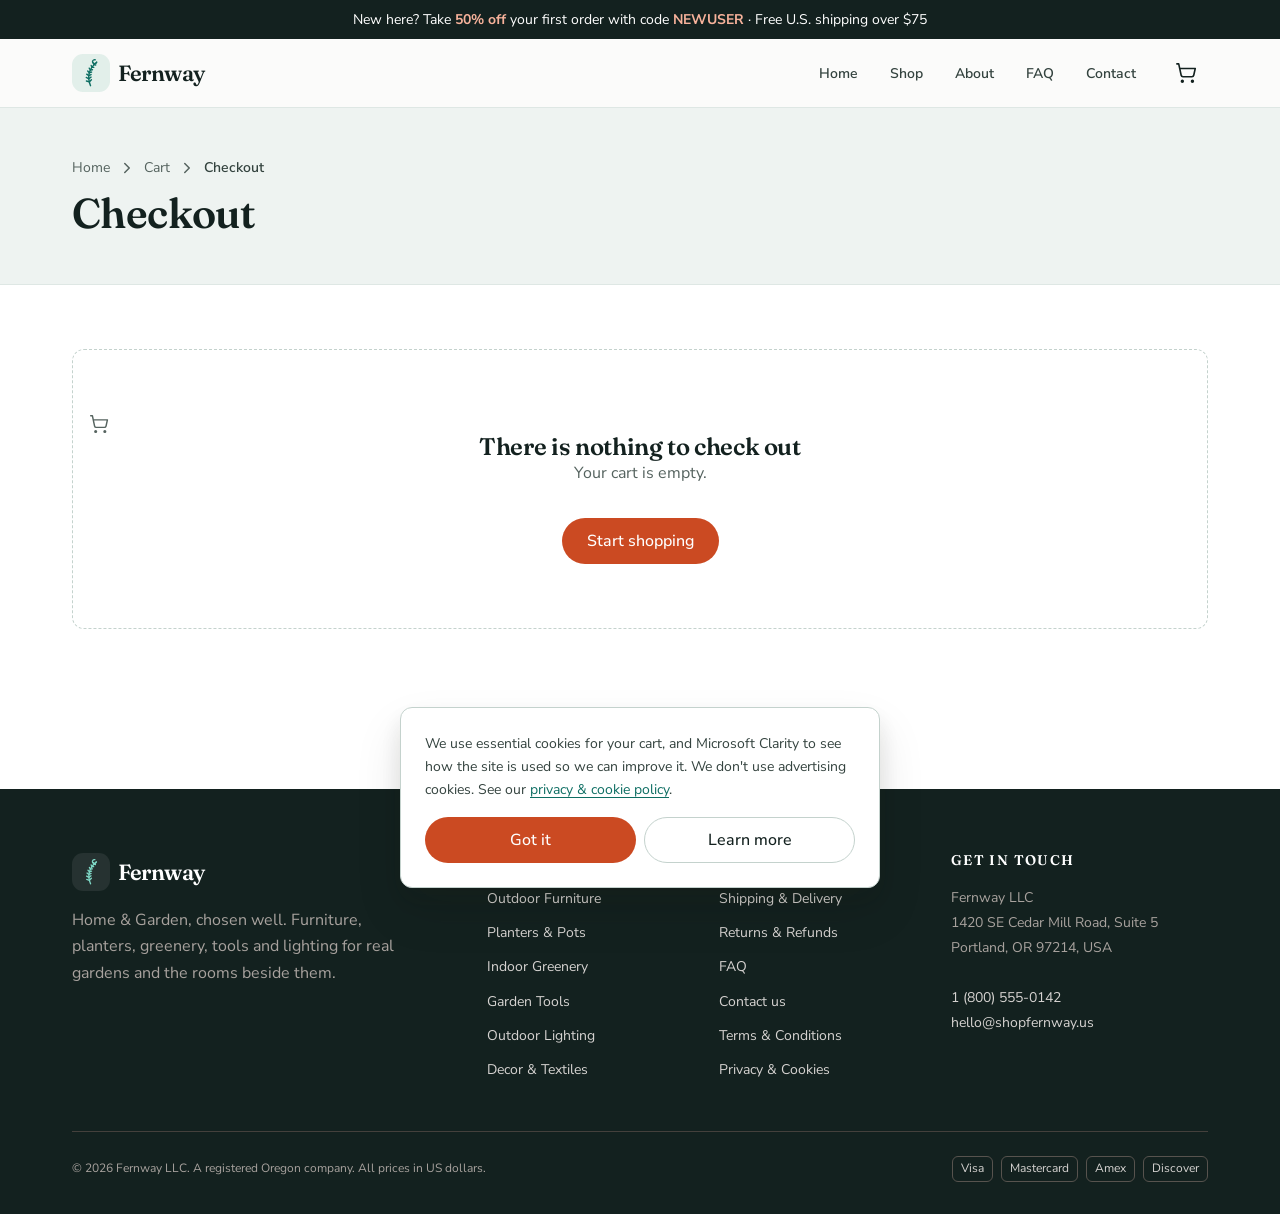
<file: checkout.html>
<!DOCTYPE html>
<html lang="en">
<head>
  <meta charset="UTF-8">
  <meta name="viewport" content="width=device-width, initial-scale=1.0">
  <title>Checkout — Fernway</title>
  <meta name="description" content="Enter your shipping details. All costs, including shipping and estimated sales tax, are shown before you place your order.">
  <link rel="canonical" href="https://shopfernway.us/checkout.html">
  <meta property="og:type" content="website">
  <meta property="og:site_name" content="Fernway">
  <meta property="og:title" content="Checkout — Fernway">
  <meta property="og:description" content="Enter your shipping details. All costs, including shipping and estimated sales tax, are shown before you place your order.">
  <meta property="og:url" content="https://shopfernway.us/checkout.html">
  <meta property="og:image" content="https://shopfernway.us/assets/images/hero-patio.jpg">
  <meta name="twitter:card" content="summary_large_image">
  <link rel="icon" href="assets/favicon.svg" type="image/svg+xml">
  <link rel="preload" href="assets/fonts/fraunces-600.woff2" as="font" type="font/woff2" crossorigin>
  <link rel="preload" href="assets/fonts/nunito-sans-400.woff2" as="font" type="font/woff2" crossorigin>
  <link rel="stylesheet" href="css/styles.css">
  <script type="text/javascript">(function(c,l,a,r,i,t,y){c[a]=c[a]||function(){(c[a].q=c[a].q||[]).push(arguments)};t=l.createElement(r);t.async=1;t.src="https://www.clarity.ms/tag/"+i;y=l.getElementsByTagName(r)[0];y.parentNode.insertBefore(t,y);})(window, document, "clarity", "script", "xrzuqr690d");</script>
</head>
<body>
  <a class="skip-link" href="#main">Skip to content</a>

  <div class="announce">
    New here? Take <strong>50% off</strong> your first order with code <strong>NEWUSER</strong> &middot; Free U.S. shipping over $75
  </div>

  <header class="site-header">
    <div class="container header-bar">
      <a class="brand" href="index.html" aria-label="Fernway, home">
        <span class="brand-mark"><svg width="30" height="30" viewBox="0 0 32 32" fill="none" stroke="currentColor" stroke-width="1.5" stroke-linecap="round" stroke-linejoin="round" aria-hidden="true"><path d="M15.5 29.5 Q9.5 15 22 4.5"/><path d="M22 4.5 a2.2 2.2 0 1 1 -1.6 -2.6"/><path d="M14.2 25.5 16.44 23.2 M14.2 25.5 11.11 24.51 M13.62 22.14 16.02 20.35 M13.62 22.14 10.96 20.77 M13.63 18.88 16.08 17.64 M13.63 18.88 11.43 17.22 M14.19 15.75 16.61 15.03 M14.19 15.75 12.49 13.9 M15.32 12.74 17.59 12.48 M15.32 12.74 14.1 10.81 M17.01 9.85 19.05 9.95 M17.01 9.85 16.21 7.97 M19.27 7.08 21.04 7.43 M19.27 7.08 18.8 5.33"/></svg></span>
        Fernway
      </a>

      <nav class="primary-nav" data-primary-nav aria-label="Main">
        <ul>
          <li><a href="index.html">Home</a></li>
          <li><a href="shop.html">Shop</a></li>
          <li><a href="about.html">About</a></li>
          <li><a href="faq.html">FAQ</a></li>
          <li><a href="contact.html">Contact</a></li>
        </ul>
      </nav>

      <div class="header-actions">
        <a class="icon-btn" href="cart.html" aria-label="Cart">
          <svg width="22" height="22" viewBox="0 0 24 24" fill="none" stroke="currentColor" stroke-width="1.75" stroke-linecap="round" stroke-linejoin="round" aria-hidden="true"><circle cx="8" cy="21" r="1"/><circle cx="19" cy="21" r="1"/><path d="M2.05 2.05h2l2.66 12.42a2 2 0 0 0 2 1.58h9.78a2 2 0 0 0 1.95-1.57l1.65-7.43H5.12"/></svg>
          <span class="cart-count" data-cart-count data-count="0">0</span>
        </a>
        <button class="nav-toggle" data-nav-toggle aria-expanded="false" aria-label="Open menu">
          <svg width="22" height="22" viewBox="0 0 24 24" fill="none" stroke="currentColor" stroke-width="1.75" stroke-linecap="round" stroke-linejoin="round" aria-hidden="true"><line x1="4" y1="6" x2="20" y2="6"/><line x1="4" y1="12" x2="20" y2="12"/><line x1="4" y1="18" x2="20" y2="18"/></svg>
        </button>
      </div>
    </div>
  </header>

  <main id="main">
    <section class="page-header">
      <div class="container">
        <nav aria-label="Breadcrumb">
          <ol class="breadcrumb">
        <li><a href="index.html">Home</a> <svg width="18" height="18" viewBox="0 0 24 24" fill="none" stroke="currentColor" stroke-width="2" stroke-linecap="round" stroke-linejoin="round" aria-hidden="true"><polyline points="9 18 15 12 9 6"/></svg></li>
        <li><a href="cart.html">Cart</a> <svg width="18" height="18" viewBox="0 0 24 24" fill="none" stroke="currentColor" stroke-width="2" stroke-linecap="round" stroke-linejoin="round" aria-hidden="true"><polyline points="9 18 15 12 9 6"/></svg></li>
        <li aria-current="page">Checkout</li>
        </ol>
        </nav>
        <h1>Checkout</h1>
      </div>
    </section>

    <section class="section container" data-checkout-root>
      <p class="result-count">Loading&hellip;</p>
    </section>
  </main>

  <footer class="site-footer">
    <div class="container">
      <div class="footer-grid">
        <div class="footer-brand">
          <a class="brand" href="index.html">
            <span class="brand-mark"><svg width="28" height="28" viewBox="0 0 32 32" fill="none" stroke="currentColor" stroke-width="1.5" stroke-linecap="round" stroke-linejoin="round" aria-hidden="true"><path d="M15.5 29.5 Q9.5 15 22 4.5"/><path d="M22 4.5 a2.2 2.2 0 1 1 -1.6 -2.6"/><path d="M14.2 25.5 16.44 23.2 M14.2 25.5 11.11 24.51 M13.62 22.14 16.02 20.35 M13.62 22.14 10.96 20.77 M13.63 18.88 16.08 17.64 M13.63 18.88 11.43 17.22 M14.19 15.75 16.61 15.03 M14.19 15.75 12.49 13.9 M15.32 12.74 17.59 12.48 M15.32 12.74 14.1 10.81 M17.01 9.85 19.05 9.95 M17.01 9.85 16.21 7.97 M19.27 7.08 21.04 7.43 M19.27 7.08 18.8 5.33"/></svg></span>
            Fernway
          </a>
          <p>Home &amp; Garden, chosen well. Furniture, planters, greenery, tools and lighting for real gardens and the rooms beside them.</p>
        </div>
        <div class="footer-col">
          <h3>Shop</h3>
          <ul>
            <li><a href="shop.html?category=outdoor-furniture">Outdoor Furniture</a></li>
            <li><a href="shop.html?category=planters">Planters &amp; Pots</a></li>
            <li><a href="shop.html?category=indoor-greenery">Indoor Greenery</a></li>
            <li><a href="shop.html?category=tools">Garden Tools</a></li>
            <li><a href="shop.html?category=lighting">Outdoor Lighting</a></li>
            <li><a href="shop.html?category=decor">Decor &amp; Textiles</a></li>
          </ul>
        </div>
        <div class="footer-col">
          <h3>Help</h3>
          <ul>
            <li><a href="shipping.html">Shipping &amp; Delivery</a></li>
            <li><a href="returns.html">Returns &amp; Refunds</a></li>
            <li><a href="faq.html">FAQ</a></li>
            <li><a href="contact.html">Contact us</a></li>
            <li><a href="terms.html">Terms &amp; Conditions</a></li>
            <li><a href="privacy.html">Privacy &amp; Cookies</a></li>
          </ul>
        </div>
        <div class="footer-col">
          <h3>Get in touch</h3>
          <address>
            Fernway LLC<br>
            1420 SE Cedar Mill Road, Suite 5<br>
            Portland, OR 97214, USA<br><br>
            <a href="tel:+18005550142">1 (800) 555-0142</a><br>
            <a href="mailto:hello@shopfernway.us">hello@shopfernway.us</a>
          </address>
        </div>
      </div>
      <div class="footer-bottom">
        <p>&copy; <span data-year>2026</span> Fernway LLC. A registered Oregon company. All prices in US dollars.</p>
        <div class="pay-badges" aria-label="Accepted payment methods">
          <span>Visa</span><span>Mastercard</span><span>Amex</span><span>Discover</span>
        </div>
      </div>
    </div>
  </footer>

  <script type="module" src="js/checkout.js"></script>
</body>
</html>
</file>
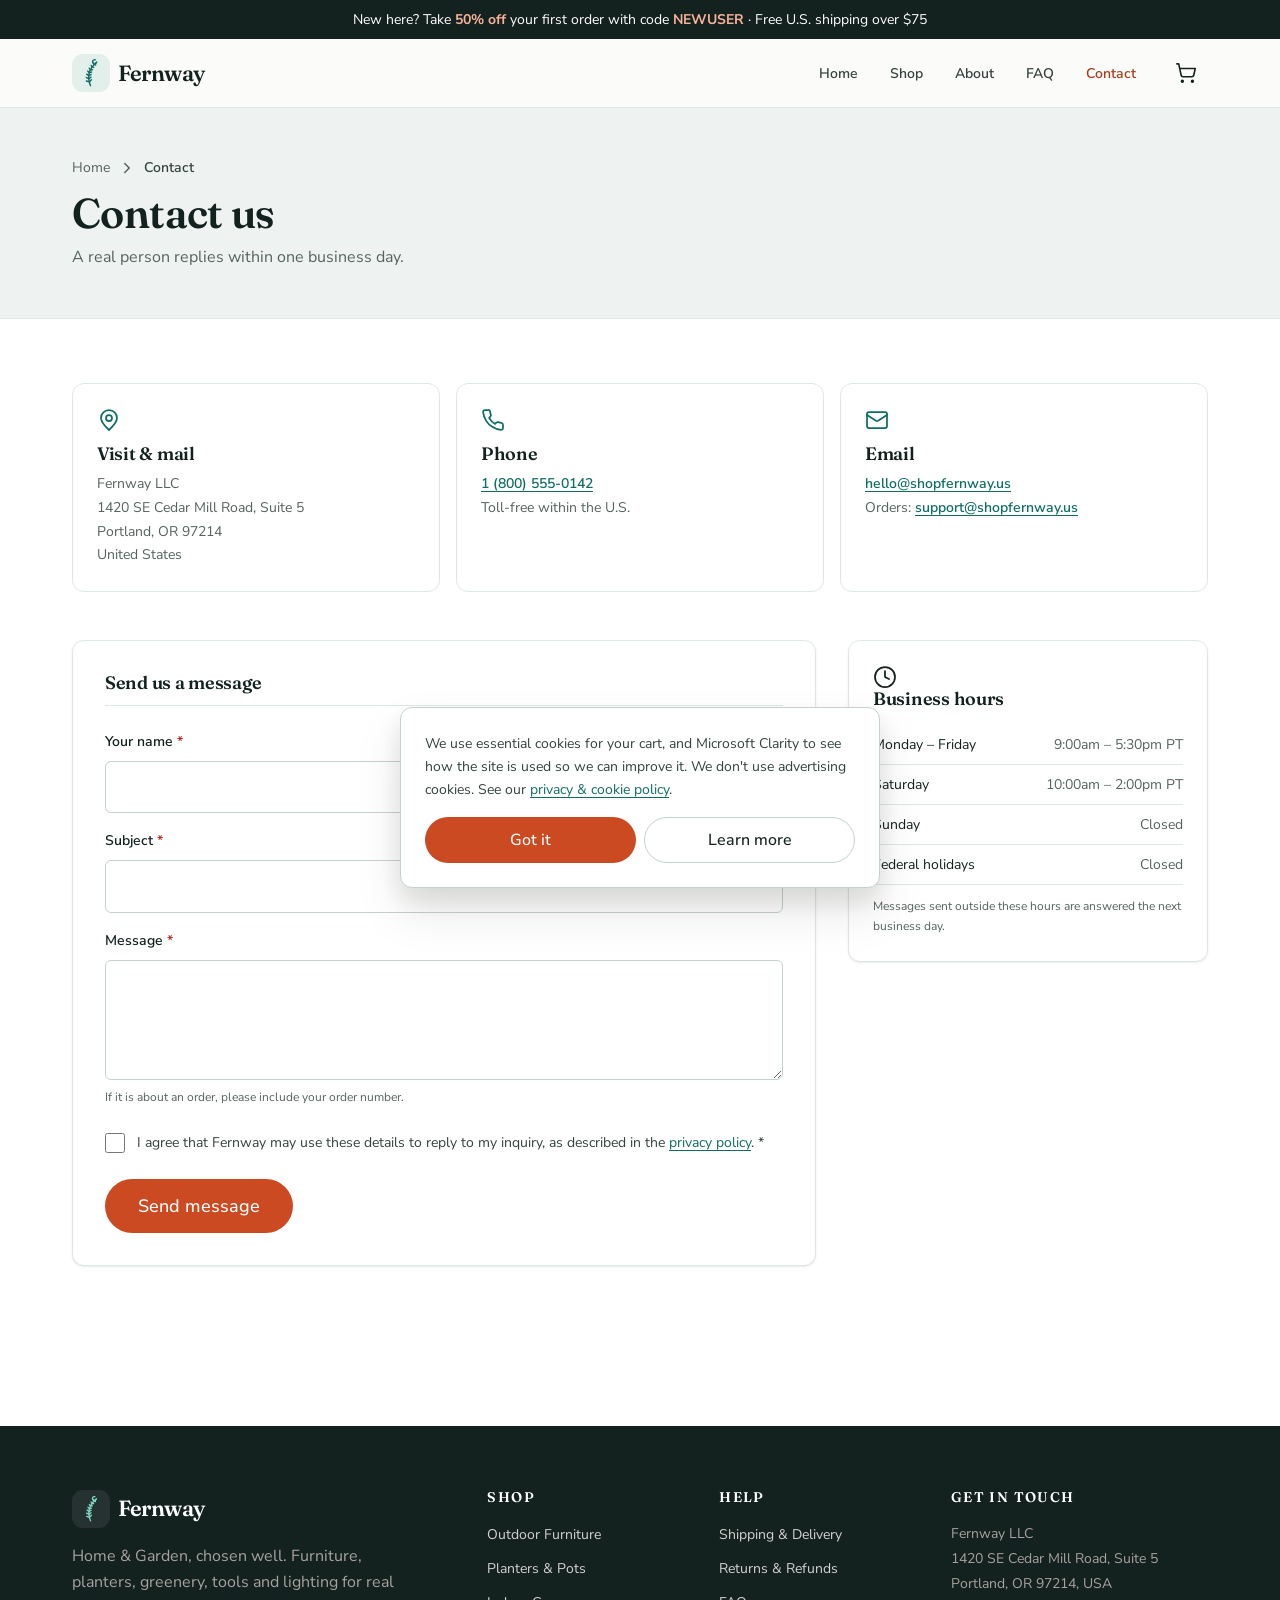
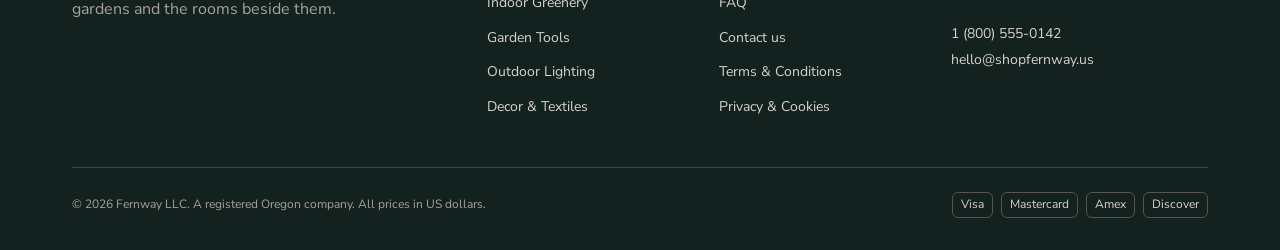
<file: contact.html>
<!DOCTYPE html>
<html lang="en">
<head>
  <meta charset="UTF-8">
  <meta name="viewport" content="width=device-width, initial-scale=1.0">
  <title>Contact &mdash; Fernway</title>
  <meta name="description" content="Contact Fernway by phone, email or mail. Portland, Oregon. We reply within one business day.">
  <link rel="canonical" href="https://shopfernway.us/contact.html">
  <meta property="og:type" content="website">
  <meta property="og:site_name" content="Fernway">
  <meta property="og:title" content="Contact &mdash; Fernway">
  <meta property="og:description" content="Contact Fernway by phone, email or mail. Portland, Oregon. We reply within one business day.">
  <meta property="og:url" content="https://shopfernway.us/contact.html">
  <meta property="og:image" content="https://shopfernway.us/assets/images/hero-patio.jpg">
  <meta name="twitter:card" content="summary_large_image">
  <link rel="icon" href="assets/favicon.svg" type="image/svg+xml">
  <link rel="preload" href="assets/fonts/fraunces-600.woff2" as="font" type="font/woff2" crossorigin>
  <link rel="preload" href="assets/fonts/nunito-sans-400.woff2" as="font" type="font/woff2" crossorigin>
  <link rel="stylesheet" href="css/styles.css">
  <script type="text/javascript">(function(c,l,a,r,i,t,y){c[a]=c[a]||function(){(c[a].q=c[a].q||[]).push(arguments)};t=l.createElement(r);t.async=1;t.src="https://www.clarity.ms/tag/"+i;y=l.getElementsByTagName(r)[0];y.parentNode.insertBefore(t,y);})(window, document, "clarity", "script", "xrzuqr690d");</script>
</head>
<body>
  <a class="skip-link" href="#main">Skip to content</a>

  <div class="announce">
    New here? Take <strong>50% off</strong> your first order with code <strong>NEWUSER</strong> &middot; Free U.S. shipping over $75
  </div>

  <header class="site-header">
    <div class="container header-bar">
      <a class="brand" href="index.html" aria-label="Fernway, home">
        <span class="brand-mark"><svg width="30" height="30" viewBox="0 0 32 32" fill="none" stroke="currentColor" stroke-width="1.5" stroke-linecap="round" stroke-linejoin="round" aria-hidden="true"><path d="M15.5 29.5 Q9.5 15 22 4.5"/><path d="M22 4.5 a2.2 2.2 0 1 1 -1.6 -2.6"/><path d="M14.2 25.5 16.44 23.2 M14.2 25.5 11.11 24.51 M13.62 22.14 16.02 20.35 M13.62 22.14 10.96 20.77 M13.63 18.88 16.08 17.64 M13.63 18.88 11.43 17.22 M14.19 15.75 16.61 15.03 M14.19 15.75 12.49 13.9 M15.32 12.74 17.59 12.48 M15.32 12.74 14.1 10.81 M17.01 9.85 19.05 9.95 M17.01 9.85 16.21 7.97 M19.27 7.08 21.04 7.43 M19.27 7.08 18.8 5.33"/></svg></span>
        Fernway
      </a>

      <nav class="primary-nav" data-primary-nav aria-label="Main">
        <ul>
          <li><a href="index.html">Home</a></li>
          <li><a href="shop.html">Shop</a></li>
          <li><a href="about.html">About</a></li>
          <li><a href="faq.html">FAQ</a></li>
          <li><a href="contact.html" aria-current="page">Contact</a></li>
        </ul>
      </nav>

      <div class="header-actions">
        <a class="icon-btn" href="cart.html" aria-label="Cart">
          <svg width="22" height="22" viewBox="0 0 24 24" fill="none" stroke="currentColor" stroke-width="1.75" stroke-linecap="round" stroke-linejoin="round" aria-hidden="true"><circle cx="8" cy="21" r="1"/><circle cx="19" cy="21" r="1"/><path d="M2.05 2.05h2l2.66 12.42a2 2 0 0 0 2 1.58h9.78a2 2 0 0 0 1.95-1.57l1.65-7.43H5.12"/></svg>
          <span class="cart-count" data-cart-count data-count="0">0</span>
        </a>
        <button class="nav-toggle" data-nav-toggle aria-expanded="false" aria-label="Open menu">
          <svg width="22" height="22" viewBox="0 0 24 24" fill="none" stroke="currentColor" stroke-width="1.75" stroke-linecap="round" stroke-linejoin="round" aria-hidden="true"><line x1="4" y1="6" x2="20" y2="6"/><line x1="4" y1="12" x2="20" y2="12"/><line x1="4" y1="18" x2="20" y2="18"/></svg>
        </button>
      </div>
    </div>
  </header>

  <main id="main">
    <section class="page-header">
      <div class="container">
        <nav aria-label="Breadcrumb">
          <ol class="breadcrumb">
        <li><a href="index.html">Home</a> <svg width="18" height="18" viewBox="0 0 24 24" fill="none" stroke="currentColor" stroke-width="2" stroke-linecap="round" stroke-linejoin="round" aria-hidden="true"><polyline points="9 18 15 12 9 6"/></svg></li>
        <li aria-current="page">Contact</li>
        </ol>
        </nav>
        <h1>Contact us</h1>
        <p>A real person replies within one business day.</p>
      </div>
    </section>

    <section class="section container">
      <div class="info-grid" style="margin-bottom:var(--space-7)">
        <div class="info-card"><svg width="24" height="24" viewBox="0 0 24 24" fill="none" stroke="currentColor" stroke-width="1.75" stroke-linecap="round" stroke-linejoin="round" aria-hidden="true"><path d="M20 10c0 4.4-8 12-8 12s-8-7.6-8-12a8 8 0 0 1 16 0Z"/><circle cx="12" cy="10" r="3"/></svg><h3>Visit &amp; mail</h3>
          <address>Fernway LLC<br>1420 SE Cedar Mill Road, Suite 5<br>Portland, OR 97214<br>United States</address>
        </div>
        <div class="info-card"><svg width="24" height="24" viewBox="0 0 24 24" fill="none" stroke="currentColor" stroke-width="1.75" stroke-linecap="round" stroke-linejoin="round" aria-hidden="true"><path d="M22 16.92v3a2 2 0 0 1-2.18 2 19.8 19.8 0 0 1-8.63-3.07 19.5 19.5 0 0 1-6-6 19.8 19.8 0 0 1-3.07-8.67A2 2 0 0 1 4.11 2h3a2 2 0 0 1 2 1.72c.13.96.36 1.9.7 2.81a2 2 0 0 1-.45 2.11L8.09 9.91a16 16 0 0 0 6 6l1.27-1.27a2 2 0 0 1 2.11-.45c.9.34 1.85.57 2.81.7A2 2 0 0 1 22 16.92Z"/></svg><h3>Phone</h3>
          <p><a href="tel:+18005550142">1 (800) 555-0142</a><br>Toll-free within the U.S.</p>
        </div>
        <div class="info-card"><svg width="24" height="24" viewBox="0 0 24 24" fill="none" stroke="currentColor" stroke-width="1.75" stroke-linecap="round" stroke-linejoin="round" aria-hidden="true"><rect width="20" height="16" x="2" y="4" rx="2"/><path d="m22 7-8.97 5.7a1.94 1.94 0 0 1-2.06 0L2 7"/></svg><h3>Email</h3>
          <p><a href="mailto:hello@shopfernway.us">hello@shopfernway.us</a><br>
          Orders: <a href="mailto:support@shopfernway.us">support@shopfernway.us</a></p>
        </div>
      </div>

      <div class="cart-layout">
        <div data-contact-panel>
          <form class="form-card" data-contact-form novalidate>
            <h2>Send us a message</h2>
            <div class="form-grid two">
              <div class="field" data-field>
                <label for="name">Your name <span class="req">*</span></label>
                <input type="text" id="name" name="name" autocomplete="name" required>
                <span class="error">Please enter your name.</span>
              </div>
              <div class="field" data-field>
                <label for="email">Email <span class="req">*</span></label>
                <input type="email" id="email" name="email" autocomplete="email" required>
                <span class="error">Please enter a valid email address.</span>
              </div>
            </div>
            <div class="field" data-field style="margin-top:var(--space-4)">
              <label for="subject">Subject <span class="req">*</span></label>
              <input type="text" id="subject" name="subject" required>
              <span class="error">Please add a subject.</span>
            </div>
            <div class="field" data-field style="margin-top:var(--space-4)">
              <label for="message">Message <span class="req">*</span></label>
              <textarea id="message" name="message" required aria-describedby="message-hint"></textarea>
              <span class="hint" id="message-hint">If it is about an order, please include your order number.</span>
              <span class="error">Please enter a message.</span>
            </div>
            <div class="checkbox-field" data-field style="margin:var(--space-5) 0">
              <input type="checkbox" id="consent" name="consent" required>
              <label for="consent">I agree that Fernway may use these details to reply to my
                inquiry, as described in the <a href="privacy.html">privacy policy</a>. <span class="req">*</span></label>
            </div>
            <button type="submit" class="btn btn-primary btn-lg">Send message</button>
          </form>
        </div>

        <div class="summary-card">
          <h2><svg width="24" height="24" viewBox="0 0 24 24" fill="none" stroke="currentColor" stroke-width="1.75" stroke-linecap="round" stroke-linejoin="round" aria-hidden="true"><circle cx="12" cy="12" r="10"/><polyline points="12 6 12 12 16 14"/></svg> Business hours</h2>
          <table class="hours-table">
            <tbody>
              <tr><td>Monday &ndash; Friday</td><td>9:00am &ndash; 5:30pm PT</td></tr>
              <tr><td>Saturday</td><td>10:00am &ndash; 2:00pm PT</td></tr>
              <tr><td>Sunday</td><td>Closed</td></tr>
              <tr><td>Federal holidays</td><td>Closed</td></tr>
            </tbody>
          </table>
          <p class="summary-note">Messages sent outside these hours are answered the next business day.</p>
        </div>
      </div>
    </section>
  </main>

  <footer class="site-footer">
    <div class="container">
      <div class="footer-grid">
        <div class="footer-brand">
          <a class="brand" href="index.html">
            <span class="brand-mark"><svg width="28" height="28" viewBox="0 0 32 32" fill="none" stroke="currentColor" stroke-width="1.5" stroke-linecap="round" stroke-linejoin="round" aria-hidden="true"><path d="M15.5 29.5 Q9.5 15 22 4.5"/><path d="M22 4.5 a2.2 2.2 0 1 1 -1.6 -2.6"/><path d="M14.2 25.5 16.44 23.2 M14.2 25.5 11.11 24.51 M13.62 22.14 16.02 20.35 M13.62 22.14 10.96 20.77 M13.63 18.88 16.08 17.64 M13.63 18.88 11.43 17.22 M14.19 15.75 16.61 15.03 M14.19 15.75 12.49 13.9 M15.32 12.74 17.59 12.48 M15.32 12.74 14.1 10.81 M17.01 9.85 19.05 9.95 M17.01 9.85 16.21 7.97 M19.27 7.08 21.04 7.43 M19.27 7.08 18.8 5.33"/></svg></span>
            Fernway
          </a>
          <p>Home &amp; Garden, chosen well. Furniture, planters, greenery, tools and lighting for real gardens and the rooms beside them.</p>
        </div>
        <div class="footer-col">
          <h3>Shop</h3>
          <ul>
            <li><a href="shop.html?category=outdoor-furniture">Outdoor Furniture</a></li>
            <li><a href="shop.html?category=planters">Planters &amp; Pots</a></li>
            <li><a href="shop.html?category=indoor-greenery">Indoor Greenery</a></li>
            <li><a href="shop.html?category=tools">Garden Tools</a></li>
            <li><a href="shop.html?category=lighting">Outdoor Lighting</a></li>
            <li><a href="shop.html?category=decor">Decor &amp; Textiles</a></li>
          </ul>
        </div>
        <div class="footer-col">
          <h3>Help</h3>
          <ul>
            <li><a href="shipping.html">Shipping &amp; Delivery</a></li>
            <li><a href="returns.html">Returns &amp; Refunds</a></li>
            <li><a href="faq.html">FAQ</a></li>
            <li><a href="contact.html">Contact us</a></li>
            <li><a href="terms.html">Terms &amp; Conditions</a></li>
            <li><a href="privacy.html">Privacy &amp; Cookies</a></li>
          </ul>
        </div>
        <div class="footer-col">
          <h3>Get in touch</h3>
          <address>
            Fernway LLC<br>
            1420 SE Cedar Mill Road, Suite 5<br>
            Portland, OR 97214, USA<br><br>
            <a href="tel:+18005550142">1 (800) 555-0142</a><br>
            <a href="mailto:hello@shopfernway.us">hello@shopfernway.us</a>
          </address>
        </div>
      </div>
      <div class="footer-bottom">
        <p>&copy; <span data-year>2026</span> Fernway LLC. A registered Oregon company. All prices in US dollars.</p>
        <div class="pay-badges" aria-label="Accepted payment methods">
          <span>Visa</span><span>Mastercard</span><span>Amex</span><span>Discover</span>
        </div>
      </div>
    </div>
  </footer>

  <script type="module" src="js/contact.js"></script>
</body>
</html>
</file>
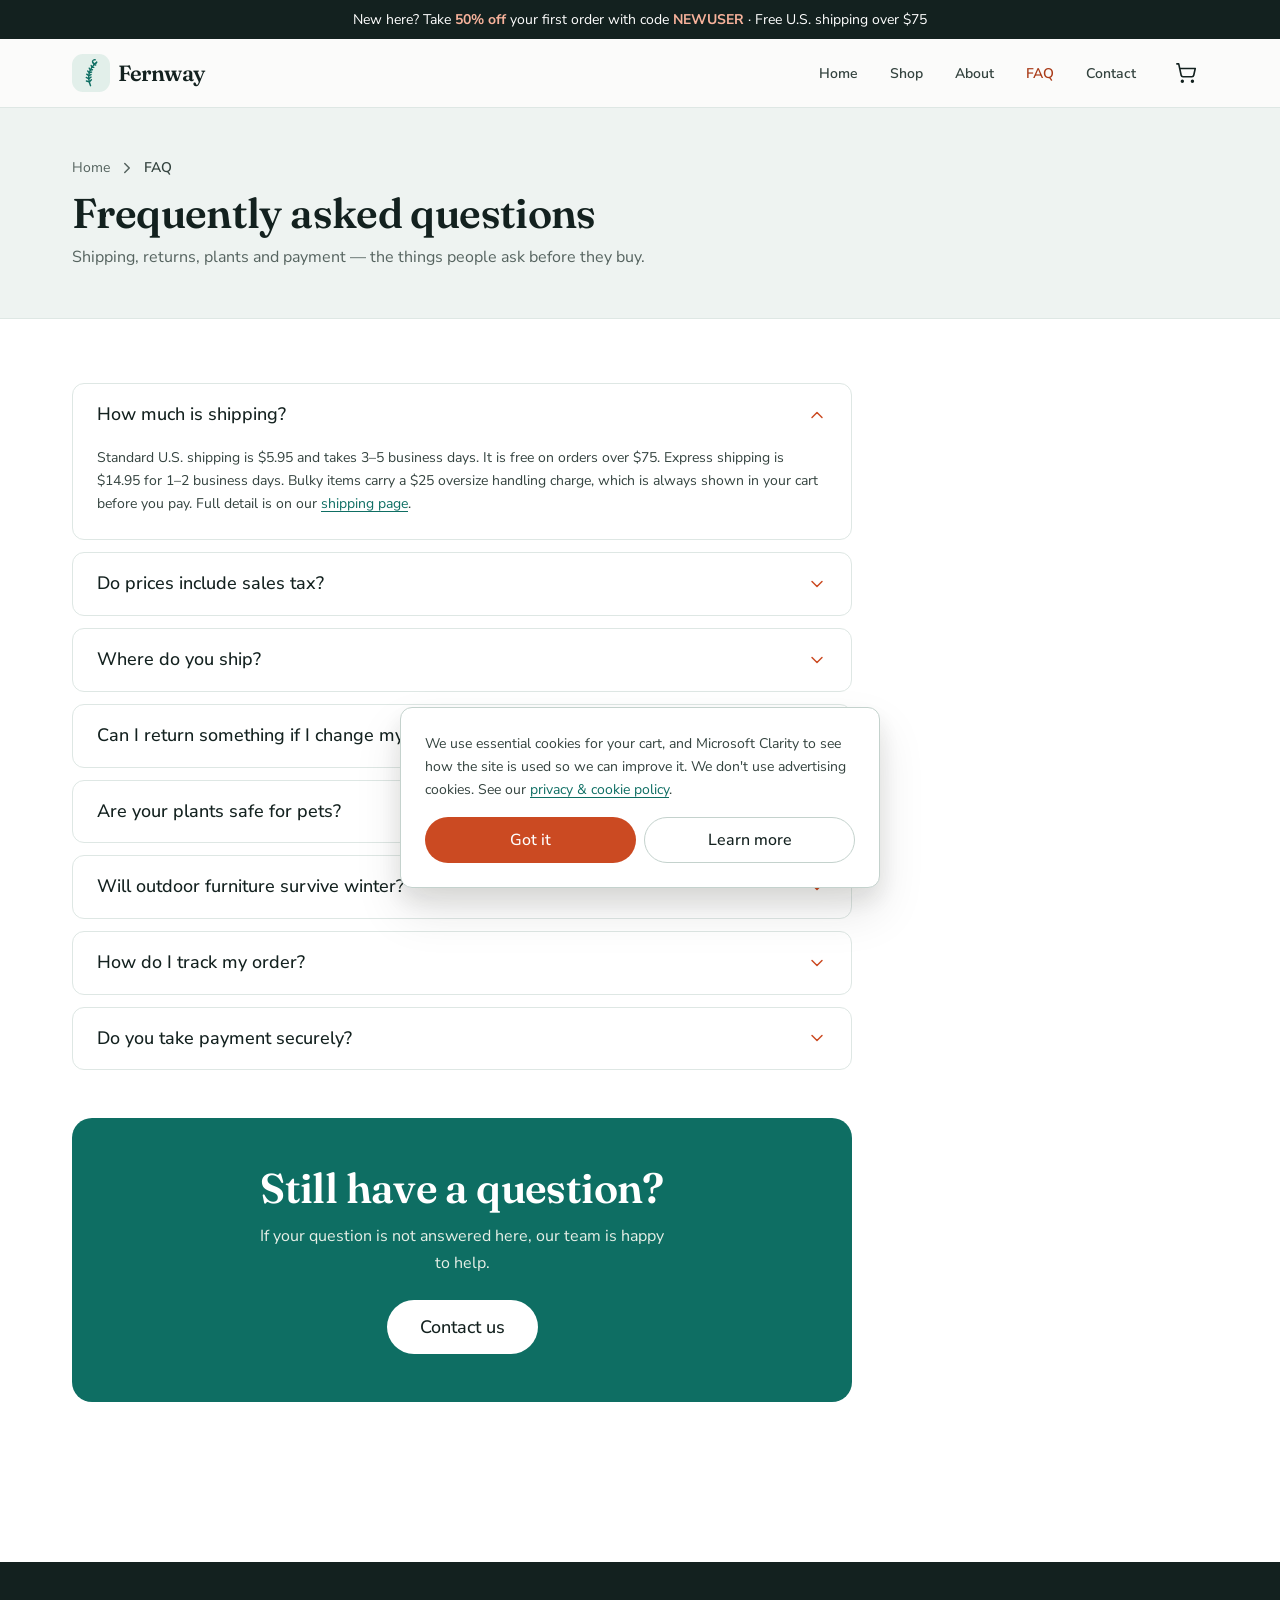
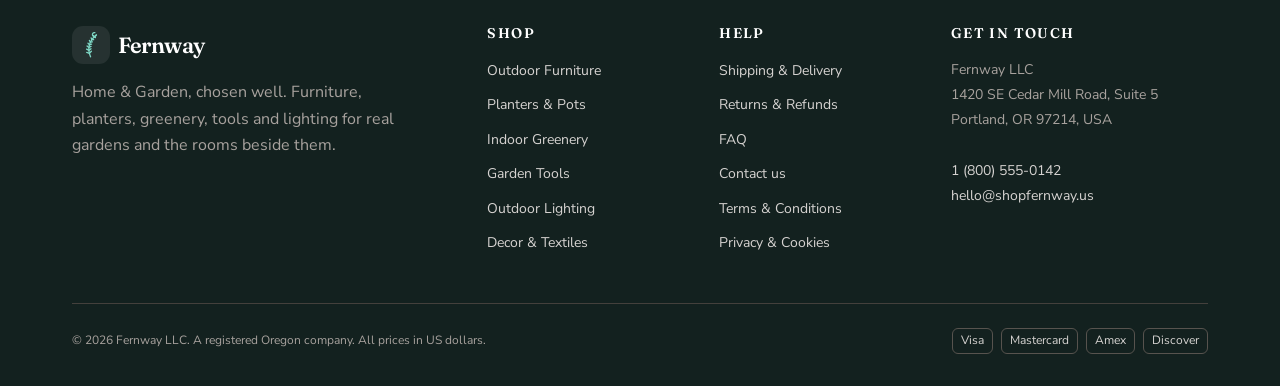
<file: faq.html>
<!DOCTYPE html>
<html lang="en">
<head>
  <meta charset="UTF-8">
  <meta name="viewport" content="width=device-width, initial-scale=1.0">
  <title>FAQ &mdash; Fernway</title>
  <meta name="description" content="Answers to common questions about Fernway shipping, returns, sales tax, plant care and payment.">
  <link rel="canonical" href="https://shopfernway.us/faq.html">
  <meta property="og:type" content="website">
  <meta property="og:site_name" content="Fernway">
  <meta property="og:title" content="FAQ &mdash; Fernway">
  <meta property="og:description" content="Answers to common questions about Fernway shipping, returns, sales tax, plant care and payment.">
  <meta property="og:url" content="https://shopfernway.us/faq.html">
  <meta property="og:image" content="https://shopfernway.us/assets/images/hero-patio.jpg">
  <meta name="twitter:card" content="summary_large_image">
  <link rel="icon" href="assets/favicon.svg" type="image/svg+xml">
  <link rel="preload" href="assets/fonts/fraunces-600.woff2" as="font" type="font/woff2" crossorigin>
  <link rel="preload" href="assets/fonts/nunito-sans-400.woff2" as="font" type="font/woff2" crossorigin>
  <link rel="stylesheet" href="css/styles.css">
  <script type="text/javascript">(function(c,l,a,r,i,t,y){c[a]=c[a]||function(){(c[a].q=c[a].q||[]).push(arguments)};t=l.createElement(r);t.async=1;t.src="https://www.clarity.ms/tag/"+i;y=l.getElementsByTagName(r)[0];y.parentNode.insertBefore(t,y);})(window, document, "clarity", "script", "xrzuqr690d");</script>
</head>
<body>
  <a class="skip-link" href="#main">Skip to content</a>

  <div class="announce">
    New here? Take <strong>50% off</strong> your first order with code <strong>NEWUSER</strong> &middot; Free U.S. shipping over $75
  </div>

  <header class="site-header">
    <div class="container header-bar">
      <a class="brand" href="index.html" aria-label="Fernway, home">
        <span class="brand-mark"><svg width="30" height="30" viewBox="0 0 32 32" fill="none" stroke="currentColor" stroke-width="1.5" stroke-linecap="round" stroke-linejoin="round" aria-hidden="true"><path d="M15.5 29.5 Q9.5 15 22 4.5"/><path d="M22 4.5 a2.2 2.2 0 1 1 -1.6 -2.6"/><path d="M14.2 25.5 16.44 23.2 M14.2 25.5 11.11 24.51 M13.62 22.14 16.02 20.35 M13.62 22.14 10.96 20.77 M13.63 18.88 16.08 17.64 M13.63 18.88 11.43 17.22 M14.19 15.75 16.61 15.03 M14.19 15.75 12.49 13.9 M15.32 12.74 17.59 12.48 M15.32 12.74 14.1 10.81 M17.01 9.85 19.05 9.95 M17.01 9.85 16.21 7.97 M19.27 7.08 21.04 7.43 M19.27 7.08 18.8 5.33"/></svg></span>
        Fernway
      </a>

      <nav class="primary-nav" data-primary-nav aria-label="Main">
        <ul>
          <li><a href="index.html">Home</a></li>
          <li><a href="shop.html">Shop</a></li>
          <li><a href="about.html">About</a></li>
          <li><a href="faq.html" aria-current="page">FAQ</a></li>
          <li><a href="contact.html">Contact</a></li>
        </ul>
      </nav>

      <div class="header-actions">
        <a class="icon-btn" href="cart.html" aria-label="Cart">
          <svg width="22" height="22" viewBox="0 0 24 24" fill="none" stroke="currentColor" stroke-width="1.75" stroke-linecap="round" stroke-linejoin="round" aria-hidden="true"><circle cx="8" cy="21" r="1"/><circle cx="19" cy="21" r="1"/><path d="M2.05 2.05h2l2.66 12.42a2 2 0 0 0 2 1.58h9.78a2 2 0 0 0 1.95-1.57l1.65-7.43H5.12"/></svg>
          <span class="cart-count" data-cart-count data-count="0">0</span>
        </a>
        <button class="nav-toggle" data-nav-toggle aria-expanded="false" aria-label="Open menu">
          <svg width="22" height="22" viewBox="0 0 24 24" fill="none" stroke="currentColor" stroke-width="1.75" stroke-linecap="round" stroke-linejoin="round" aria-hidden="true"><line x1="4" y1="6" x2="20" y2="6"/><line x1="4" y1="12" x2="20" y2="12"/><line x1="4" y1="18" x2="20" y2="18"/></svg>
        </button>
      </div>
    </div>
  </header>

  <main id="main">
    <section class="page-header">
      <div class="container">
        <nav aria-label="Breadcrumb">
          <ol class="breadcrumb">
        <li><a href="index.html">Home</a> <svg width="18" height="18" viewBox="0 0 24 24" fill="none" stroke="currentColor" stroke-width="2" stroke-linecap="round" stroke-linejoin="round" aria-hidden="true"><polyline points="9 18 15 12 9 6"/></svg></li>
        <li aria-current="page">FAQ</li>
        </ol>
        </nav>
        <h1>Frequently asked questions</h1>
        <p>Shipping, returns, plants and payment &mdash; the things people ask before they buy.</p>
      </div>
    </section>

    <section class="section container">
      <div class="container-narrow" style="padding-inline:0">
      <details class="faq-item" open>
        <summary>How much is shipping? <svg class="chev" width="20" height="20" viewBox="0 0 24 24" fill="none" stroke="currentColor" stroke-width="1.75" stroke-linecap="round" stroke-linejoin="round" aria-hidden="true"><polyline points="6 9 12 15 18 9"/></svg></summary>
        <div class="faq-body"><p>Standard U.S. shipping is $5.95 and takes 3&ndash;5 business days. It is free on orders over $75. Express shipping is $14.95 for 1&ndash;2 business days. Bulky items carry a $25 oversize handling charge, which is always shown in your cart before you pay. Full detail is on our <a href="shipping.html">shipping page</a>.</p></div>
      </details>
      <details class="faq-item">
        <summary>Do prices include sales tax? <svg class="chev" width="20" height="20" viewBox="0 0 24 24" fill="none" stroke="currentColor" stroke-width="1.75" stroke-linecap="round" stroke-linejoin="round" aria-hidden="true"><polyline points="6 9 12 15 18 9"/></svg></summary>
        <div class="faq-body"><p>Prices are shown before tax, which is standard for U.S. stores. Where we are required to collect it, sales tax is calculated from your shipping address and shown as a separate line at checkout, so you always see the full total before you place your order.</p></div>
      </details>
      <details class="faq-item">
        <summary>Where do you ship? <svg class="chev" width="20" height="20" viewBox="0 0 24 24" fill="none" stroke="currentColor" stroke-width="1.75" stroke-linecap="round" stroke-linejoin="round" aria-hidden="true"><polyline points="6 9 12 15 18 9"/></svg></summary>
        <div class="faq-body"><p>We ship to all 50 states. Estimated delivery times apply to the contiguous U.S.; Alaska, Hawaii and U.S. territories take longer and may carry an extra carrier charge for bulky items, which we always confirm with you first. We do not currently ship outside the United States.</p></div>
      </details>
      <details class="faq-item">
        <summary>Can I return something if I change my mind? <svg class="chev" width="20" height="20" viewBox="0 0 24 24" fill="none" stroke="currentColor" stroke-width="1.75" stroke-linecap="round" stroke-linejoin="round" aria-hidden="true"><polyline points="6 9 12 15 18 9"/></svg></summary>
        <div class="faq-body"><p>Yes. You have 30 days from delivery to return most items for a refund. They should come back unused and in their original packaging. See the full <a href="returns.html">returns &amp; refunds policy</a> for how return shipping works.</p></div>
      </details>
      <details class="faq-item">
        <summary>Are your plants safe for pets? <svg class="chev" width="20" height="20" viewBox="0 0 24 24" fill="none" stroke="currentColor" stroke-width="1.75" stroke-linecap="round" stroke-linejoin="round" aria-hidden="true"><polyline points="6 9 12 15 18 9"/></svg></summary>
        <div class="faq-body"><p>It depends on the plant. Several popular houseplants, including monstera and fiddle leaf fig, are toxic to cats and dogs if eaten. We state pet safety on every plant's product page so you can choose with confidence.</p></div>
      </details>
      <details class="faq-item">
        <summary>Will outdoor furniture survive winter? <svg class="chev" width="20" height="20" viewBox="0 0 24 24" fill="none" stroke="currentColor" stroke-width="1.75" stroke-linecap="round" stroke-linejoin="round" aria-hidden="true"><polyline points="6 9 12 15 18 9"/></svg></summary>
        <div class="faq-body"><p>Our outdoor furniture is chosen to live outside, and each product page tells you exactly how it behaves &mdash; for example, teak that weathers to gray, or aluminum frames that will not rust. Where something needs to come under cover or have its cushions stored, we say so plainly in the care notes.</p></div>
      </details>
      <details class="faq-item">
        <summary>How do I track my order? <svg class="chev" width="20" height="20" viewBox="0 0 24 24" fill="none" stroke="currentColor" stroke-width="1.75" stroke-linecap="round" stroke-linejoin="round" aria-hidden="true"><polyline points="6 9 12 15 18 9"/></svg></summary>
        <div class="faq-body"><p>You will get a shipping confirmation email with a tracking link when your order leaves us. If it has not updated for two business days, <a href="contact.html">contact us</a> and we will follow up.</p></div>
      </details>
      <details class="faq-item">
        <summary>Do you take payment securely? <svg class="chev" width="20" height="20" viewBox="0 0 24 24" fill="none" stroke="currentColor" stroke-width="1.75" stroke-linecap="round" stroke-linejoin="round" aria-hidden="true"><polyline points="6 9 12 15 18 9"/></svg></summary>
        <div class="faq-body"><p>This site is a demonstration storefront and does not process real payments or store card details. In a live shop, payment would be handled by a PCI-compliant payment processor over an encrypted connection.</p></div>
      </details>

        <div class="cta-band reveal" style="margin-top:var(--space-7)">
          <h2>Still have a question?</h2>
          <p>If your question is not answered here, our team is happy to help.</p>
          <a class="btn btn-primary btn-lg" href="contact.html">Contact us</a>
        </div>
      </div>
    </section>
  </main>

  <footer class="site-footer">
    <div class="container">
      <div class="footer-grid">
        <div class="footer-brand">
          <a class="brand" href="index.html">
            <span class="brand-mark"><svg width="28" height="28" viewBox="0 0 32 32" fill="none" stroke="currentColor" stroke-width="1.5" stroke-linecap="round" stroke-linejoin="round" aria-hidden="true"><path d="M15.5 29.5 Q9.5 15 22 4.5"/><path d="M22 4.5 a2.2 2.2 0 1 1 -1.6 -2.6"/><path d="M14.2 25.5 16.44 23.2 M14.2 25.5 11.11 24.51 M13.62 22.14 16.02 20.35 M13.62 22.14 10.96 20.77 M13.63 18.88 16.08 17.64 M13.63 18.88 11.43 17.22 M14.19 15.75 16.61 15.03 M14.19 15.75 12.49 13.9 M15.32 12.74 17.59 12.48 M15.32 12.74 14.1 10.81 M17.01 9.85 19.05 9.95 M17.01 9.85 16.21 7.97 M19.27 7.08 21.04 7.43 M19.27 7.08 18.8 5.33"/></svg></span>
            Fernway
          </a>
          <p>Home &amp; Garden, chosen well. Furniture, planters, greenery, tools and lighting for real gardens and the rooms beside them.</p>
        </div>
        <div class="footer-col">
          <h3>Shop</h3>
          <ul>
            <li><a href="shop.html?category=outdoor-furniture">Outdoor Furniture</a></li>
            <li><a href="shop.html?category=planters">Planters &amp; Pots</a></li>
            <li><a href="shop.html?category=indoor-greenery">Indoor Greenery</a></li>
            <li><a href="shop.html?category=tools">Garden Tools</a></li>
            <li><a href="shop.html?category=lighting">Outdoor Lighting</a></li>
            <li><a href="shop.html?category=decor">Decor &amp; Textiles</a></li>
          </ul>
        </div>
        <div class="footer-col">
          <h3>Help</h3>
          <ul>
            <li><a href="shipping.html">Shipping &amp; Delivery</a></li>
            <li><a href="returns.html">Returns &amp; Refunds</a></li>
            <li><a href="faq.html">FAQ</a></li>
            <li><a href="contact.html">Contact us</a></li>
            <li><a href="terms.html">Terms &amp; Conditions</a></li>
            <li><a href="privacy.html">Privacy &amp; Cookies</a></li>
          </ul>
        </div>
        <div class="footer-col">
          <h3>Get in touch</h3>
          <address>
            Fernway LLC<br>
            1420 SE Cedar Mill Road, Suite 5<br>
            Portland, OR 97214, USA<br><br>
            <a href="tel:+18005550142">1 (800) 555-0142</a><br>
            <a href="mailto:hello@shopfernway.us">hello@shopfernway.us</a>
          </address>
        </div>
      </div>
      <div class="footer-bottom">
        <p>&copy; <span data-year>2026</span> Fernway LLC. A registered Oregon company. All prices in US dollars.</p>
        <div class="pay-badges" aria-label="Accepted payment methods">
          <span>Visa</span><span>Mastercard</span><span>Amex</span><span>Discover</span>
        </div>
      </div>
    </div>
  </footer>

  <script type="module" src="js/site.js"></script>
</body>
</html>
</file>
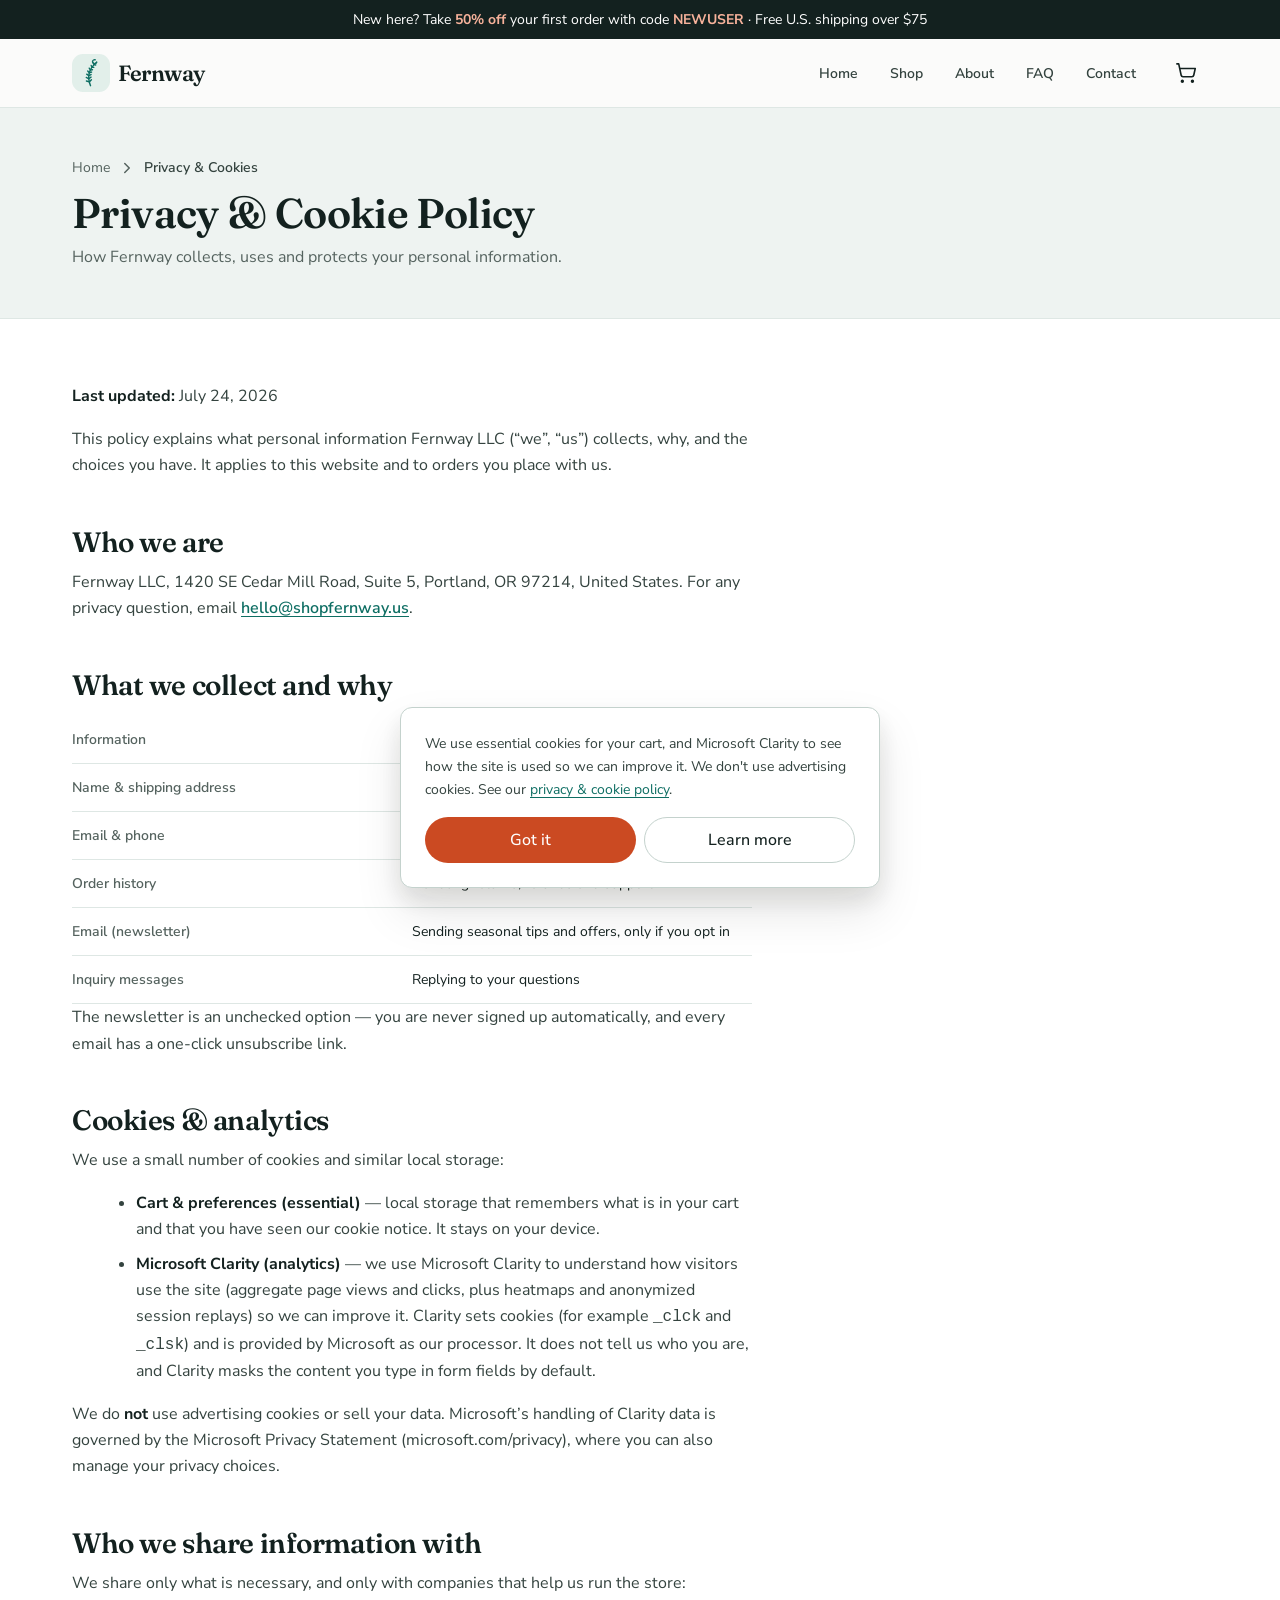
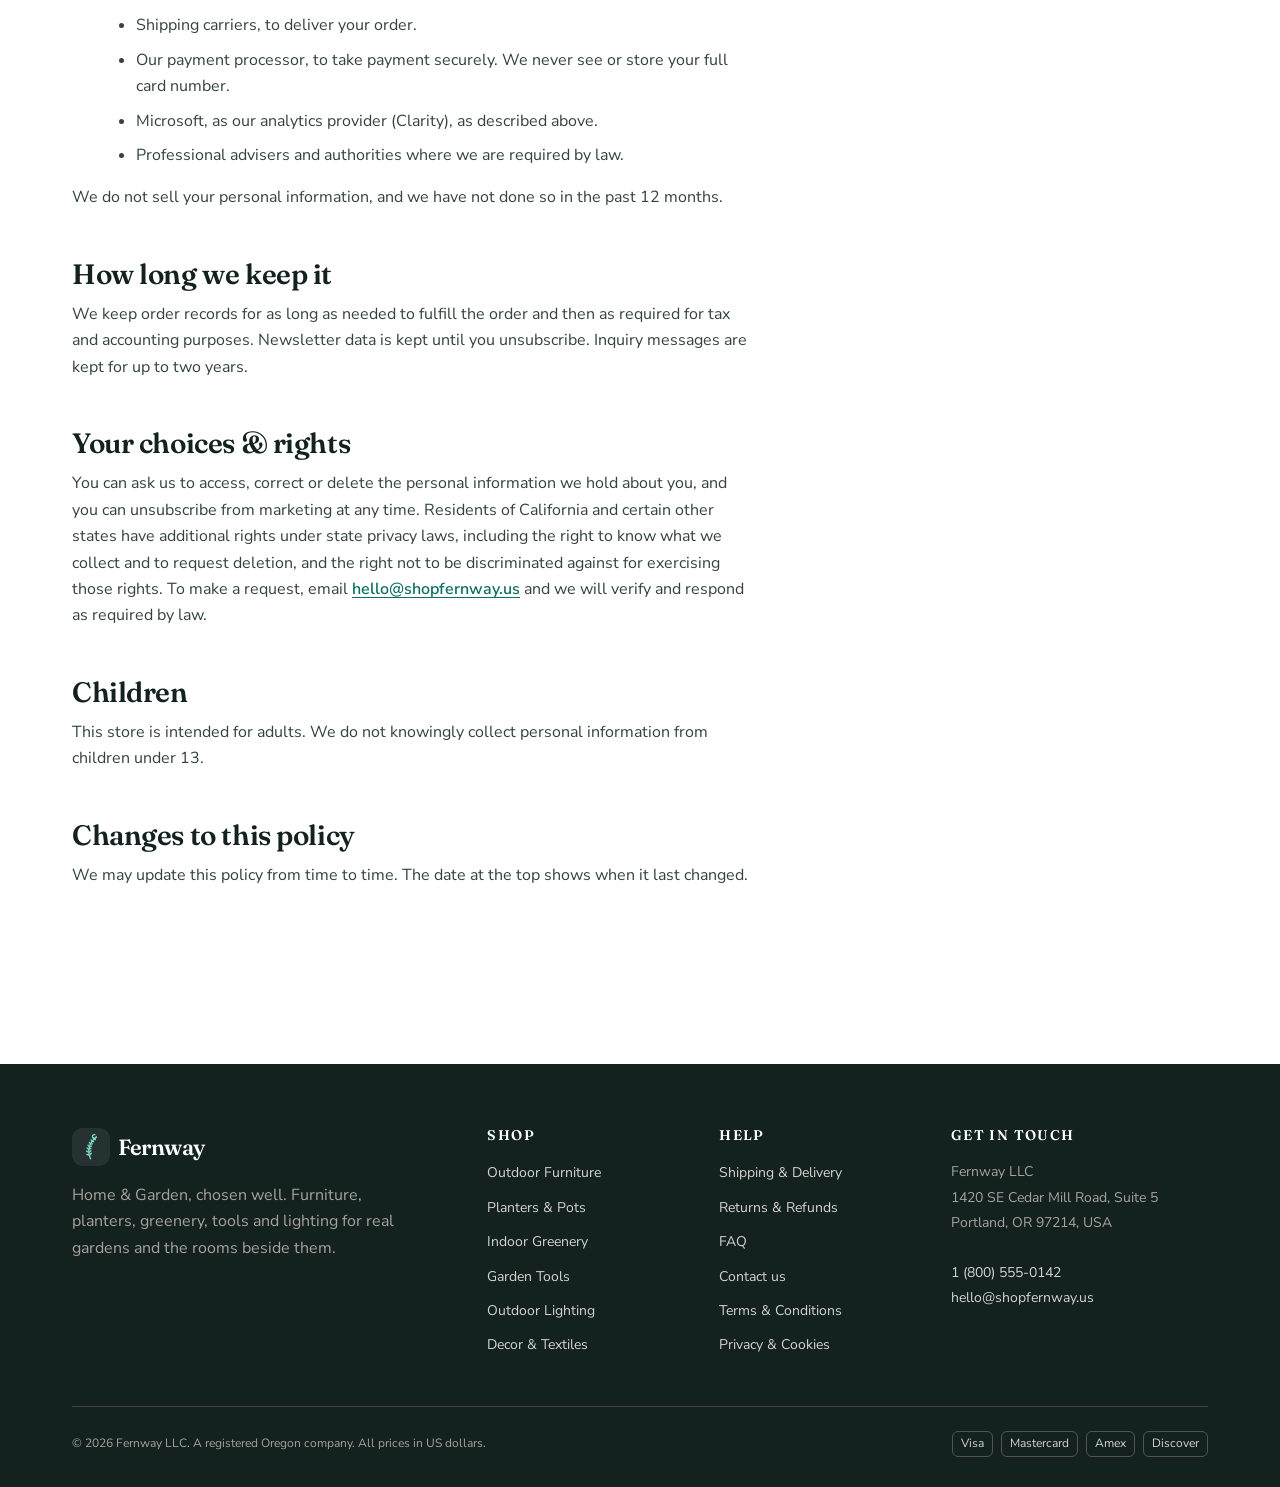
<file: privacy.html>
<!DOCTYPE html>
<html lang="en">
<head>
  <meta charset="UTF-8">
  <meta name="viewport" content="width=device-width, initial-scale=1.0">
  <title>Privacy &amp; Cookie Policy &mdash; Fernway</title>
  <meta name="description" content="How Fernway collects, uses and protects your personal information. We use only essential cookies and never sell your data.">
  <link rel="canonical" href="https://shopfernway.us/privacy.html">
  <meta property="og:type" content="website">
  <meta property="og:site_name" content="Fernway">
  <meta property="og:title" content="Privacy &amp; Cookie Policy &mdash; Fernway">
  <meta property="og:description" content="How Fernway collects, uses and protects your personal information. We use only essential cookies and never sell your data.">
  <meta property="og:url" content="https://shopfernway.us/privacy.html">
  <meta property="og:image" content="https://shopfernway.us/assets/images/hero-patio.jpg">
  <meta name="twitter:card" content="summary_large_image">
  <link rel="icon" href="assets/favicon.svg" type="image/svg+xml">
  <link rel="preload" href="assets/fonts/fraunces-600.woff2" as="font" type="font/woff2" crossorigin>
  <link rel="preload" href="assets/fonts/nunito-sans-400.woff2" as="font" type="font/woff2" crossorigin>
  <link rel="stylesheet" href="css/styles.css">
  <script type="text/javascript">(function(c,l,a,r,i,t,y){c[a]=c[a]||function(){(c[a].q=c[a].q||[]).push(arguments)};t=l.createElement(r);t.async=1;t.src="https://www.clarity.ms/tag/"+i;y=l.getElementsByTagName(r)[0];y.parentNode.insertBefore(t,y);})(window, document, "clarity", "script", "xrzuqr690d");</script>
</head>
<body>
  <a class="skip-link" href="#main">Skip to content</a>

  <div class="announce">
    New here? Take <strong>50% off</strong> your first order with code <strong>NEWUSER</strong> &middot; Free U.S. shipping over $75
  </div>

  <header class="site-header">
    <div class="container header-bar">
      <a class="brand" href="index.html" aria-label="Fernway, home">
        <span class="brand-mark"><svg width="30" height="30" viewBox="0 0 32 32" fill="none" stroke="currentColor" stroke-width="1.5" stroke-linecap="round" stroke-linejoin="round" aria-hidden="true"><path d="M15.5 29.5 Q9.5 15 22 4.5"/><path d="M22 4.5 a2.2 2.2 0 1 1 -1.6 -2.6"/><path d="M14.2 25.5 16.44 23.2 M14.2 25.5 11.11 24.51 M13.62 22.14 16.02 20.35 M13.62 22.14 10.96 20.77 M13.63 18.88 16.08 17.64 M13.63 18.88 11.43 17.22 M14.19 15.75 16.61 15.03 M14.19 15.75 12.49 13.9 M15.32 12.74 17.59 12.48 M15.32 12.74 14.1 10.81 M17.01 9.85 19.05 9.95 M17.01 9.85 16.21 7.97 M19.27 7.08 21.04 7.43 M19.27 7.08 18.8 5.33"/></svg></span>
        Fernway
      </a>

      <nav class="primary-nav" data-primary-nav aria-label="Main">
        <ul>
          <li><a href="index.html">Home</a></li>
          <li><a href="shop.html">Shop</a></li>
          <li><a href="about.html">About</a></li>
          <li><a href="faq.html">FAQ</a></li>
          <li><a href="contact.html">Contact</a></li>
        </ul>
      </nav>

      <div class="header-actions">
        <a class="icon-btn" href="cart.html" aria-label="Cart">
          <svg width="22" height="22" viewBox="0 0 24 24" fill="none" stroke="currentColor" stroke-width="1.75" stroke-linecap="round" stroke-linejoin="round" aria-hidden="true"><circle cx="8" cy="21" r="1"/><circle cx="19" cy="21" r="1"/><path d="M2.05 2.05h2l2.66 12.42a2 2 0 0 0 2 1.58h9.78a2 2 0 0 0 1.95-1.57l1.65-7.43H5.12"/></svg>
          <span class="cart-count" data-cart-count data-count="0">0</span>
        </a>
        <button class="nav-toggle" data-nav-toggle aria-expanded="false" aria-label="Open menu">
          <svg width="22" height="22" viewBox="0 0 24 24" fill="none" stroke="currentColor" stroke-width="1.75" stroke-linecap="round" stroke-linejoin="round" aria-hidden="true"><line x1="4" y1="6" x2="20" y2="6"/><line x1="4" y1="12" x2="20" y2="12"/><line x1="4" y1="18" x2="20" y2="18"/></svg>
        </button>
      </div>
    </div>
  </header>

  <main id="main">
    <section class="page-header">
      <div class="container">
        <nav aria-label="Breadcrumb">
          <ol class="breadcrumb">
        <li><a href="index.html">Home</a> <svg width="18" height="18" viewBox="0 0 24 24" fill="none" stroke="currentColor" stroke-width="2" stroke-linecap="round" stroke-linejoin="round" aria-hidden="true"><polyline points="9 18 15 12 9 6"/></svg></li>
        <li aria-current="page">Privacy &amp; Cookies</li>
        </ol>
        </nav>
        <h1>Privacy &amp; Cookie Policy</h1>
        <p>How Fernway collects, uses and protects your personal information.</p>
      </div>
    </section>

    <section class="section container">
      <div class="prose">
        <p><strong>Last updated:</strong> July 24, 2026</p>
        <p>This policy explains what personal information Fernway LLC (&ldquo;we&rdquo;,
          &ldquo;us&rdquo;) collects, why, and the choices you have. It applies to this website and to orders
          you place with us.</p>

        <h2>Who we are</h2>
        <p>Fernway LLC, 1420 SE Cedar Mill Road, Suite 5, Portland, OR 97214, United States. For any
          privacy question, email <a href="mailto:hello@shopfernway.us">hello@shopfernway.us</a>.</p>

        <h2>What we collect and why</h2>
        <table class="spec-table">
          <thead><tr><th scope="col">Information</th><th scope="col">Why we use it</th></tr></thead>
          <tbody>
            <tr><th scope="row">Name &amp; shipping address</th><td>To process and ship your order</td></tr>
            <tr><th scope="row">Email &amp; phone</th><td>Order confirmation and shipping updates</td></tr>
            <tr><th scope="row">Order history</th><td>Handling returns, refunds and support</td></tr>
            <tr><th scope="row">Email (newsletter)</th><td>Sending seasonal tips and offers, only if you opt in</td></tr>
            <tr><th scope="row">Inquiry messages</th><td>Replying to your questions</td></tr>
          </tbody>
        </table>
        <p>The newsletter is an unchecked option &mdash; you are never signed up automatically, and every
          email has a one-click unsubscribe link.</p>

        <h2>Cookies &amp; analytics</h2>
        <p>We use a small number of cookies and similar local storage:</p>
        <ul>
          <li><strong>Cart &amp; preferences (essential)</strong> &mdash; local storage that remembers what is
            in your cart and that you have seen our cookie notice. It stays on your device.</li>
          <li><strong>Microsoft Clarity (analytics)</strong> &mdash; we use Microsoft Clarity to understand how
            visitors use the site (aggregate page views and clicks, plus heatmaps and anonymized session
            replays) so we can improve it. Clarity sets cookies (for example <code>_clck</code> and
            <code>_clsk</code>) and is provided by Microsoft as our processor. It does not tell us who you are,
            and Clarity masks the content you type in form fields by default.</li>
        </ul>
        <p>We do <strong>not</strong> use advertising cookies or sell your data. Microsoft&rsquo;s handling of
          Clarity data is governed by the Microsoft Privacy Statement (microsoft.com/privacy), where you can
          also manage your privacy choices.</p>

        <h2>Who we share information with</h2>
        <p>We share only what is necessary, and only with companies that help us run the store:</p>
        <ul>
          <li>Shipping carriers, to deliver your order.</li>
          <li>Our payment processor, to take payment securely. We never see or store your full card number.</li>
          <li>Microsoft, as our analytics provider (Clarity), as described above.</li>
          <li>Professional advisers and authorities where we are required by law.</li>
        </ul>
        <p>We do not sell your personal information, and we have not done so in the past 12 months.</p>

        <h2>How long we keep it</h2>
        <p>We keep order records for as long as needed to fulfill the order and then as required for tax and
          accounting purposes. Newsletter data is kept until you unsubscribe. Inquiry messages are kept for up
          to two years.</p>

        <h2>Your choices &amp; rights</h2>
        <p>You can ask us to access, correct or delete the personal information we hold about you, and you can
          unsubscribe from marketing at any time. Residents of California and certain other states have
          additional rights under state privacy laws, including the right to know what we collect and to
          request deletion, and the right not to be discriminated against for exercising those rights. To make
          a request, email <a href="mailto:hello@shopfernway.us">hello@shopfernway.us</a> and
          we will verify and respond as required by law.</p>

        <h2>Children</h2>
        <p>This store is intended for adults. We do not knowingly collect personal information from children
          under 13.</p>

        <h2>Changes to this policy</h2>
        <p>We may update this policy from time to time. The date at the top shows when it last changed.</p>
      </div>
    </section>
  </main>

  <footer class="site-footer">
    <div class="container">
      <div class="footer-grid">
        <div class="footer-brand">
          <a class="brand" href="index.html">
            <span class="brand-mark"><svg width="28" height="28" viewBox="0 0 32 32" fill="none" stroke="currentColor" stroke-width="1.5" stroke-linecap="round" stroke-linejoin="round" aria-hidden="true"><path d="M15.5 29.5 Q9.5 15 22 4.5"/><path d="M22 4.5 a2.2 2.2 0 1 1 -1.6 -2.6"/><path d="M14.2 25.5 16.44 23.2 M14.2 25.5 11.11 24.51 M13.62 22.14 16.02 20.35 M13.62 22.14 10.96 20.77 M13.63 18.88 16.08 17.64 M13.63 18.88 11.43 17.22 M14.19 15.75 16.61 15.03 M14.19 15.75 12.49 13.9 M15.32 12.74 17.59 12.48 M15.32 12.74 14.1 10.81 M17.01 9.85 19.05 9.95 M17.01 9.85 16.21 7.97 M19.27 7.08 21.04 7.43 M19.27 7.08 18.8 5.33"/></svg></span>
            Fernway
          </a>
          <p>Home &amp; Garden, chosen well. Furniture, planters, greenery, tools and lighting for real gardens and the rooms beside them.</p>
        </div>
        <div class="footer-col">
          <h3>Shop</h3>
          <ul>
            <li><a href="shop.html?category=outdoor-furniture">Outdoor Furniture</a></li>
            <li><a href="shop.html?category=planters">Planters &amp; Pots</a></li>
            <li><a href="shop.html?category=indoor-greenery">Indoor Greenery</a></li>
            <li><a href="shop.html?category=tools">Garden Tools</a></li>
            <li><a href="shop.html?category=lighting">Outdoor Lighting</a></li>
            <li><a href="shop.html?category=decor">Decor &amp; Textiles</a></li>
          </ul>
        </div>
        <div class="footer-col">
          <h3>Help</h3>
          <ul>
            <li><a href="shipping.html">Shipping &amp; Delivery</a></li>
            <li><a href="returns.html">Returns &amp; Refunds</a></li>
            <li><a href="faq.html">FAQ</a></li>
            <li><a href="contact.html">Contact us</a></li>
            <li><a href="terms.html">Terms &amp; Conditions</a></li>
            <li><a href="privacy.html">Privacy &amp; Cookies</a></li>
          </ul>
        </div>
        <div class="footer-col">
          <h3>Get in touch</h3>
          <address>
            Fernway LLC<br>
            1420 SE Cedar Mill Road, Suite 5<br>
            Portland, OR 97214, USA<br><br>
            <a href="tel:+18005550142">1 (800) 555-0142</a><br>
            <a href="mailto:hello@shopfernway.us">hello@shopfernway.us</a>
          </address>
        </div>
      </div>
      <div class="footer-bottom">
        <p>&copy; <span data-year>2026</span> Fernway LLC. A registered Oregon company. All prices in US dollars.</p>
        <div class="pay-badges" aria-label="Accepted payment methods">
          <span>Visa</span><span>Mastercard</span><span>Amex</span><span>Discover</span>
        </div>
      </div>
    </div>
  </footer>

  <script type="module" src="js/site.js"></script>
</body>
</html>
</file>
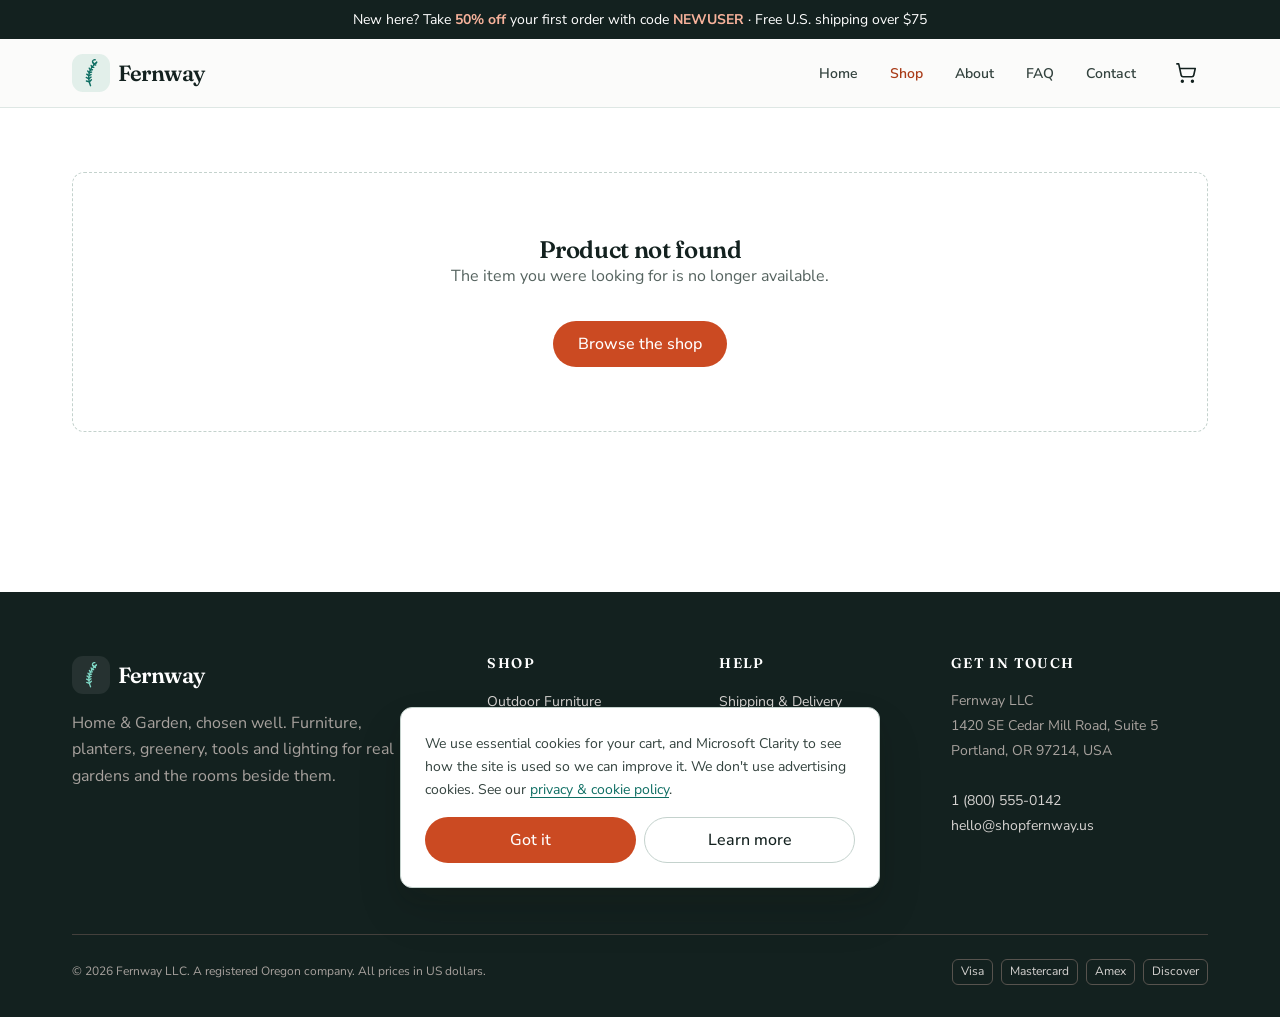
<file: product.html>
<!DOCTYPE html>
<html lang="en">
<head>
  <meta charset="UTF-8">
  <meta name="viewport" content="width=device-width, initial-scale=1.0">
  <title>Product — Fernway</title>
  <meta name="description" content="Product details, specifications and delivery information.">
  <link rel="canonical" href="https://shopfernway.us/product.html">
  <meta property="og:type" content="website">
  <meta property="og:site_name" content="Fernway">
  <meta property="og:title" content="Product — Fernway">
  <meta property="og:description" content="Product details, specifications and delivery information.">
  <meta property="og:url" content="https://shopfernway.us/product.html">
  <meta property="og:image" content="https://shopfernway.us/assets/images/hero-patio.jpg">
  <meta name="twitter:card" content="summary_large_image">
  <link rel="icon" href="assets/favicon.svg" type="image/svg+xml">
  <link rel="preload" href="assets/fonts/fraunces-600.woff2" as="font" type="font/woff2" crossorigin>
  <link rel="preload" href="assets/fonts/nunito-sans-400.woff2" as="font" type="font/woff2" crossorigin>
  <link rel="stylesheet" href="css/styles.css">
  <script type="text/javascript">(function(c,l,a,r,i,t,y){c[a]=c[a]||function(){(c[a].q=c[a].q||[]).push(arguments)};t=l.createElement(r);t.async=1;t.src="https://www.clarity.ms/tag/"+i;y=l.getElementsByTagName(r)[0];y.parentNode.insertBefore(t,y);})(window, document, "clarity", "script", "xrzuqr690d");</script>
</head>
<body>
  <a class="skip-link" href="#main">Skip to content</a>

  <div class="announce">
    New here? Take <strong>50% off</strong> your first order with code <strong>NEWUSER</strong> &middot; Free U.S. shipping over $75
  </div>

  <header class="site-header">
    <div class="container header-bar">
      <a class="brand" href="index.html" aria-label="Fernway, home">
        <span class="brand-mark"><svg width="30" height="30" viewBox="0 0 32 32" fill="none" stroke="currentColor" stroke-width="1.5" stroke-linecap="round" stroke-linejoin="round" aria-hidden="true"><path d="M15.5 29.5 Q9.5 15 22 4.5"/><path d="M22 4.5 a2.2 2.2 0 1 1 -1.6 -2.6"/><path d="M14.2 25.5 16.44 23.2 M14.2 25.5 11.11 24.51 M13.62 22.14 16.02 20.35 M13.62 22.14 10.96 20.77 M13.63 18.88 16.08 17.64 M13.63 18.88 11.43 17.22 M14.19 15.75 16.61 15.03 M14.19 15.75 12.49 13.9 M15.32 12.74 17.59 12.48 M15.32 12.74 14.1 10.81 M17.01 9.85 19.05 9.95 M17.01 9.85 16.21 7.97 M19.27 7.08 21.04 7.43 M19.27 7.08 18.8 5.33"/></svg></span>
        Fernway
      </a>

      <nav class="primary-nav" data-primary-nav aria-label="Main">
        <ul>
          <li><a href="index.html">Home</a></li>
          <li><a href="shop.html" aria-current="page">Shop</a></li>
          <li><a href="about.html">About</a></li>
          <li><a href="faq.html">FAQ</a></li>
          <li><a href="contact.html">Contact</a></li>
        </ul>
      </nav>

      <div class="header-actions">
        <a class="icon-btn" href="cart.html" aria-label="Cart">
          <svg width="22" height="22" viewBox="0 0 24 24" fill="none" stroke="currentColor" stroke-width="1.75" stroke-linecap="round" stroke-linejoin="round" aria-hidden="true"><circle cx="8" cy="21" r="1"/><circle cx="19" cy="21" r="1"/><path d="M2.05 2.05h2l2.66 12.42a2 2 0 0 0 2 1.58h9.78a2 2 0 0 0 1.95-1.57l1.65-7.43H5.12"/></svg>
          <span class="cart-count" data-cart-count data-count="0">0</span>
        </a>
        <button class="nav-toggle" data-nav-toggle aria-expanded="false" aria-label="Open menu">
          <svg width="22" height="22" viewBox="0 0 24 24" fill="none" stroke="currentColor" stroke-width="1.75" stroke-linecap="round" stroke-linejoin="round" aria-hidden="true"><line x1="4" y1="6" x2="20" y2="6"/><line x1="4" y1="12" x2="20" y2="12"/><line x1="4" y1="18" x2="20" y2="18"/></svg>
        </button>
      </div>
    </div>
  </header>

  <main id="main">
    <section class="section container" data-product-root>
      <p class="result-count">Loading&hellip;</p>
    </section>
  </main>

  <footer class="site-footer">
    <div class="container">
      <div class="footer-grid">
        <div class="footer-brand">
          <a class="brand" href="index.html">
            <span class="brand-mark"><svg width="28" height="28" viewBox="0 0 32 32" fill="none" stroke="currentColor" stroke-width="1.5" stroke-linecap="round" stroke-linejoin="round" aria-hidden="true"><path d="M15.5 29.5 Q9.5 15 22 4.5"/><path d="M22 4.5 a2.2 2.2 0 1 1 -1.6 -2.6"/><path d="M14.2 25.5 16.44 23.2 M14.2 25.5 11.11 24.51 M13.62 22.14 16.02 20.35 M13.62 22.14 10.96 20.77 M13.63 18.88 16.08 17.64 M13.63 18.88 11.43 17.22 M14.19 15.75 16.61 15.03 M14.19 15.75 12.49 13.9 M15.32 12.74 17.59 12.48 M15.32 12.74 14.1 10.81 M17.01 9.85 19.05 9.95 M17.01 9.85 16.21 7.97 M19.27 7.08 21.04 7.43 M19.27 7.08 18.8 5.33"/></svg></span>
            Fernway
          </a>
          <p>Home &amp; Garden, chosen well. Furniture, planters, greenery, tools and lighting for real gardens and the rooms beside them.</p>
        </div>
        <div class="footer-col">
          <h3>Shop</h3>
          <ul>
            <li><a href="shop.html?category=outdoor-furniture">Outdoor Furniture</a></li>
            <li><a href="shop.html?category=planters">Planters &amp; Pots</a></li>
            <li><a href="shop.html?category=indoor-greenery">Indoor Greenery</a></li>
            <li><a href="shop.html?category=tools">Garden Tools</a></li>
            <li><a href="shop.html?category=lighting">Outdoor Lighting</a></li>
            <li><a href="shop.html?category=decor">Decor &amp; Textiles</a></li>
          </ul>
        </div>
        <div class="footer-col">
          <h3>Help</h3>
          <ul>
            <li><a href="shipping.html">Shipping &amp; Delivery</a></li>
            <li><a href="returns.html">Returns &amp; Refunds</a></li>
            <li><a href="faq.html">FAQ</a></li>
            <li><a href="contact.html">Contact us</a></li>
            <li><a href="terms.html">Terms &amp; Conditions</a></li>
            <li><a href="privacy.html">Privacy &amp; Cookies</a></li>
          </ul>
        </div>
        <div class="footer-col">
          <h3>Get in touch</h3>
          <address>
            Fernway LLC<br>
            1420 SE Cedar Mill Road, Suite 5<br>
            Portland, OR 97214, USA<br><br>
            <a href="tel:+18005550142">1 (800) 555-0142</a><br>
            <a href="mailto:hello@shopfernway.us">hello@shopfernway.us</a>
          </address>
        </div>
      </div>
      <div class="footer-bottom">
        <p>&copy; <span data-year>2026</span> Fernway LLC. A registered Oregon company. All prices in US dollars.</p>
        <div class="pay-badges" aria-label="Accepted payment methods">
          <span>Visa</span><span>Mastercard</span><span>Amex</span><span>Discover</span>
        </div>
      </div>
    </div>
  </footer>

  <script type="module" src="js/product.js"></script>
</body>
</html>
</file>
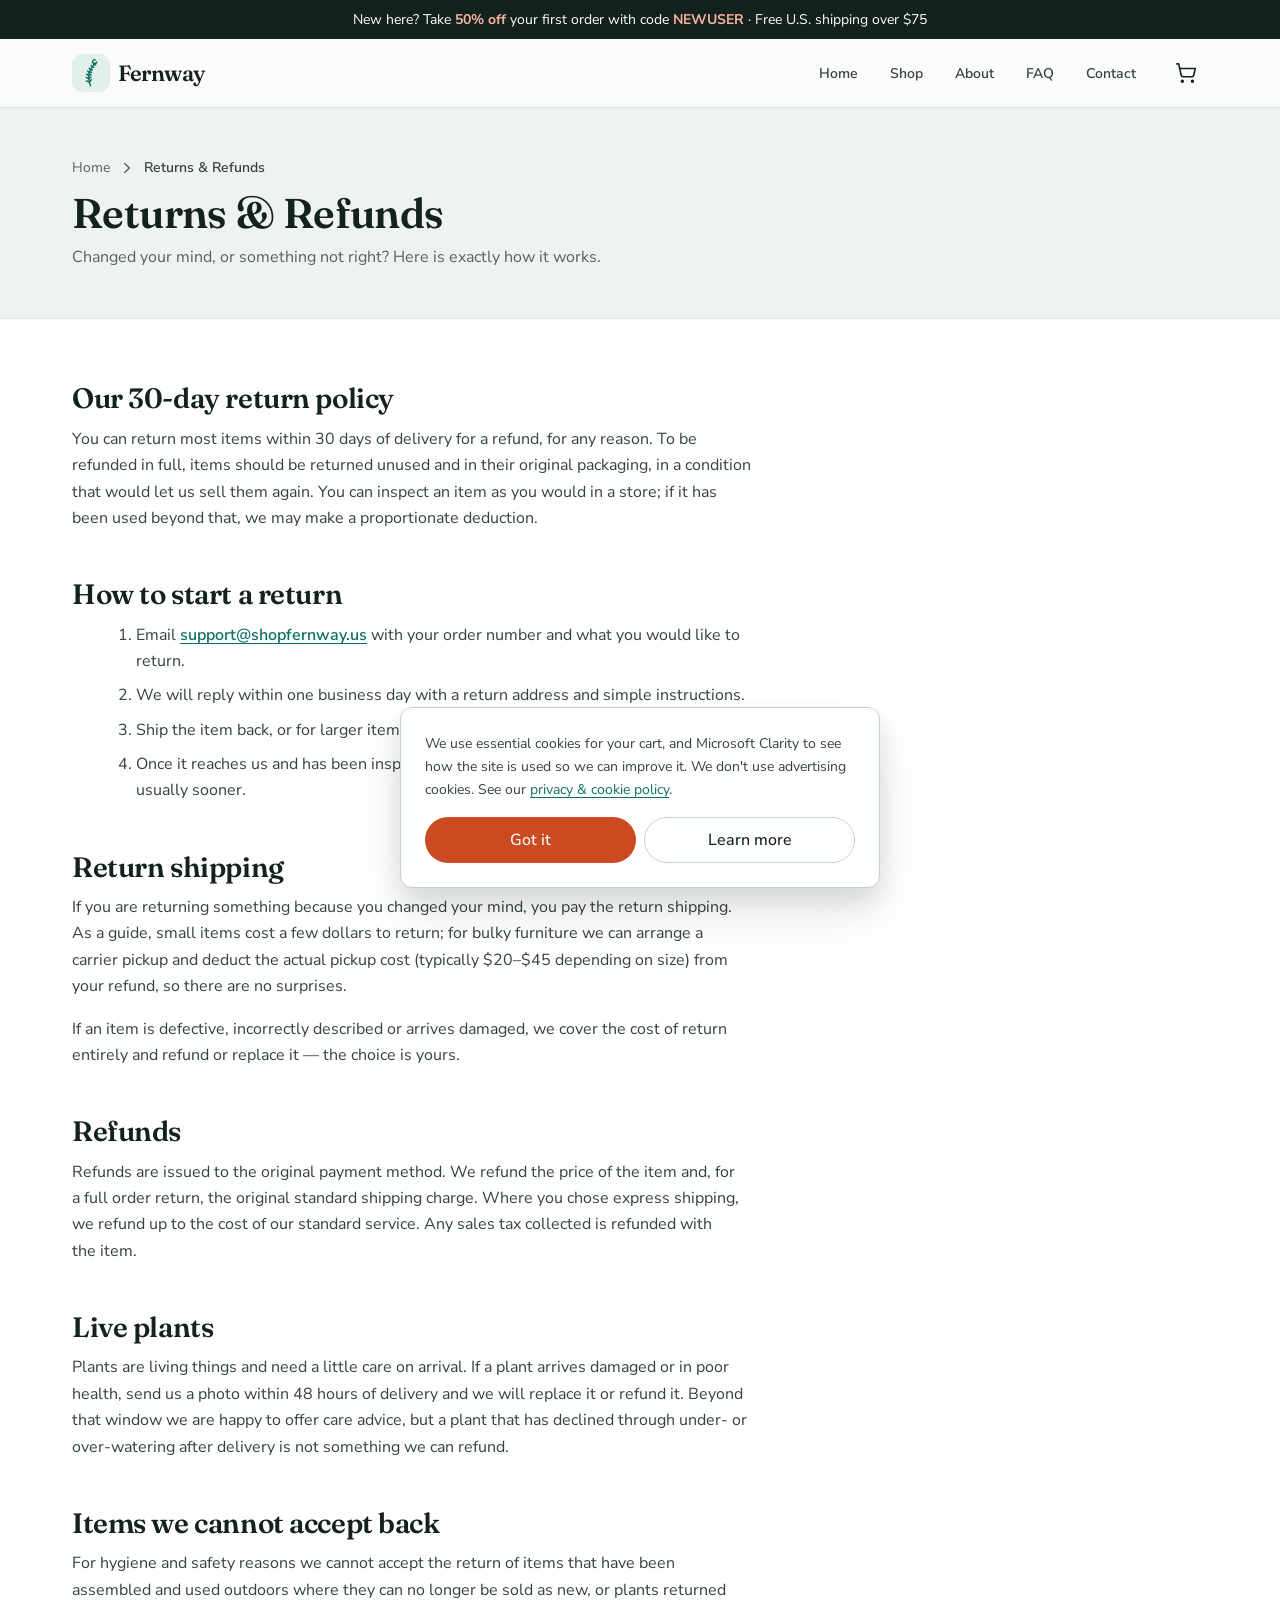
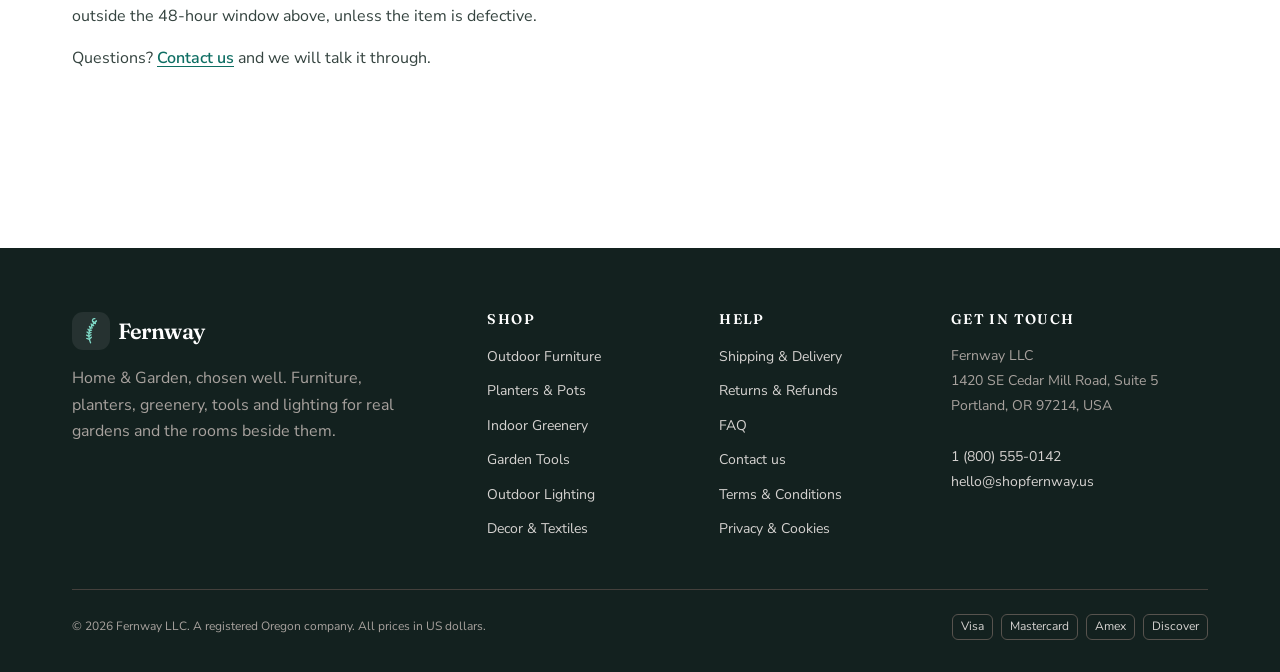
<file: returns.html>
<!DOCTYPE html>
<html lang="en">
<head>
  <meta charset="UTF-8">
  <meta name="viewport" content="width=device-width, initial-scale=1.0">
  <title>Returns &amp; Refunds &mdash; Fernway</title>
  <meta name="description" content="Fernway return policy: 30-day returns, clear return-shipping costs and refunds within 10 business days.">
  <link rel="canonical" href="https://shopfernway.us/returns.html">
  <meta property="og:type" content="website">
  <meta property="og:site_name" content="Fernway">
  <meta property="og:title" content="Returns &amp; Refunds &mdash; Fernway">
  <meta property="og:description" content="Fernway return policy: 30-day returns, clear return-shipping costs and refunds within 10 business days.">
  <meta property="og:url" content="https://shopfernway.us/returns.html">
  <meta property="og:image" content="https://shopfernway.us/assets/images/hero-patio.jpg">
  <meta name="twitter:card" content="summary_large_image">
  <link rel="icon" href="assets/favicon.svg" type="image/svg+xml">
  <link rel="preload" href="assets/fonts/fraunces-600.woff2" as="font" type="font/woff2" crossorigin>
  <link rel="preload" href="assets/fonts/nunito-sans-400.woff2" as="font" type="font/woff2" crossorigin>
  <link rel="stylesheet" href="css/styles.css">
  <script type="text/javascript">(function(c,l,a,r,i,t,y){c[a]=c[a]||function(){(c[a].q=c[a].q||[]).push(arguments)};t=l.createElement(r);t.async=1;t.src="https://www.clarity.ms/tag/"+i;y=l.getElementsByTagName(r)[0];y.parentNode.insertBefore(t,y);})(window, document, "clarity", "script", "xrzuqr690d");</script>
</head>
<body>
  <a class="skip-link" href="#main">Skip to content</a>

  <div class="announce">
    New here? Take <strong>50% off</strong> your first order with code <strong>NEWUSER</strong> &middot; Free U.S. shipping over $75
  </div>

  <header class="site-header">
    <div class="container header-bar">
      <a class="brand" href="index.html" aria-label="Fernway, home">
        <span class="brand-mark"><svg width="30" height="30" viewBox="0 0 32 32" fill="none" stroke="currentColor" stroke-width="1.5" stroke-linecap="round" stroke-linejoin="round" aria-hidden="true"><path d="M15.5 29.5 Q9.5 15 22 4.5"/><path d="M22 4.5 a2.2 2.2 0 1 1 -1.6 -2.6"/><path d="M14.2 25.5 16.44 23.2 M14.2 25.5 11.11 24.51 M13.62 22.14 16.02 20.35 M13.62 22.14 10.96 20.77 M13.63 18.88 16.08 17.64 M13.63 18.88 11.43 17.22 M14.19 15.75 16.61 15.03 M14.19 15.75 12.49 13.9 M15.32 12.74 17.59 12.48 M15.32 12.74 14.1 10.81 M17.01 9.85 19.05 9.95 M17.01 9.85 16.21 7.97 M19.27 7.08 21.04 7.43 M19.27 7.08 18.8 5.33"/></svg></span>
        Fernway
      </a>

      <nav class="primary-nav" data-primary-nav aria-label="Main">
        <ul>
          <li><a href="index.html">Home</a></li>
          <li><a href="shop.html">Shop</a></li>
          <li><a href="about.html">About</a></li>
          <li><a href="faq.html">FAQ</a></li>
          <li><a href="contact.html">Contact</a></li>
        </ul>
      </nav>

      <div class="header-actions">
        <a class="icon-btn" href="cart.html" aria-label="Cart">
          <svg width="22" height="22" viewBox="0 0 24 24" fill="none" stroke="currentColor" stroke-width="1.75" stroke-linecap="round" stroke-linejoin="round" aria-hidden="true"><circle cx="8" cy="21" r="1"/><circle cx="19" cy="21" r="1"/><path d="M2.05 2.05h2l2.66 12.42a2 2 0 0 0 2 1.58h9.78a2 2 0 0 0 1.95-1.57l1.65-7.43H5.12"/></svg>
          <span class="cart-count" data-cart-count data-count="0">0</span>
        </a>
        <button class="nav-toggle" data-nav-toggle aria-expanded="false" aria-label="Open menu">
          <svg width="22" height="22" viewBox="0 0 24 24" fill="none" stroke="currentColor" stroke-width="1.75" stroke-linecap="round" stroke-linejoin="round" aria-hidden="true"><line x1="4" y1="6" x2="20" y2="6"/><line x1="4" y1="12" x2="20" y2="12"/><line x1="4" y1="18" x2="20" y2="18"/></svg>
        </button>
      </div>
    </div>
  </header>

  <main id="main">
    <section class="page-header">
      <div class="container">
        <nav aria-label="Breadcrumb">
          <ol class="breadcrumb">
        <li><a href="index.html">Home</a> <svg width="18" height="18" viewBox="0 0 24 24" fill="none" stroke="currentColor" stroke-width="2" stroke-linecap="round" stroke-linejoin="round" aria-hidden="true"><polyline points="9 18 15 12 9 6"/></svg></li>
        <li aria-current="page">Returns &amp; Refunds</li>
        </ol>
        </nav>
        <h1>Returns &amp; Refunds</h1>
        <p>Changed your mind, or something not right? Here is exactly how it works.</p>
      </div>
    </section>

    <section class="section container">
      <div class="prose">
        <h2>Our 30-day return policy</h2>
        <p>You can return most items within 30 days of delivery for a refund, for any reason. To be refunded
          in full, items should be returned unused and in their original packaging, in a condition that would
          let us sell them again. You can inspect an item as you would in a store; if it has been used beyond
          that, we may make a proportionate deduction.</p>

        <h2>How to start a return</h2>
        <ol>
          <li>Email <a href="mailto:support@shopfernway.us">support@shopfernway.us</a> with
            your order number and what you would like to return.</li>
          <li>We will reply within one business day with a return address and simple instructions.</li>
          <li>Ship the item back, or for larger items we will arrange a pickup (see below).</li>
          <li>Once it reaches us and has been inspected, we refund you within 10 business days &mdash; usually
            sooner.</li>
        </ol>

        <h2>Return shipping</h2>
        <p>If you are returning something because you changed your mind, you pay the return shipping. As a
          guide, small items cost a few dollars to return; for bulky furniture we can arrange a carrier pickup
          and deduct the actual pickup cost (typically $20&ndash;$45 depending on size) from your refund, so
          there are no surprises.</p>
        <p>If an item is defective, incorrectly described or arrives damaged, we cover the cost of return
          entirely and refund or replace it &mdash; the choice is yours.</p>

        <h2>Refunds</h2>
        <p>Refunds are issued to the original payment method. We refund the price of the item and, for a full
          order return, the original standard shipping charge. Where you chose express shipping, we refund up
          to the cost of our standard service. Any sales tax collected is refunded with the item.</p>

        <h2>Live plants</h2>
        <p>Plants are living things and need a little care on arrival. If a plant arrives damaged or in poor
          health, send us a photo within 48 hours of delivery and we will replace it or refund it. Beyond
          that window we are happy to offer care advice, but a plant that has declined through under- or
          over-watering after delivery is not something we can refund.</p>

        <h2>Items we cannot accept back</h2>
        <p>For hygiene and safety reasons we cannot accept the return of items that have been assembled and
          used outdoors where they can no longer be sold as new, or plants returned outside the 48-hour window
          above, unless the item is defective.</p>

        <p>Questions? <a href="contact.html">Contact us</a> and we will talk it through.</p>
      </div>
    </section>
  </main>

  <footer class="site-footer">
    <div class="container">
      <div class="footer-grid">
        <div class="footer-brand">
          <a class="brand" href="index.html">
            <span class="brand-mark"><svg width="28" height="28" viewBox="0 0 32 32" fill="none" stroke="currentColor" stroke-width="1.5" stroke-linecap="round" stroke-linejoin="round" aria-hidden="true"><path d="M15.5 29.5 Q9.5 15 22 4.5"/><path d="M22 4.5 a2.2 2.2 0 1 1 -1.6 -2.6"/><path d="M14.2 25.5 16.44 23.2 M14.2 25.5 11.11 24.51 M13.62 22.14 16.02 20.35 M13.62 22.14 10.96 20.77 M13.63 18.88 16.08 17.64 M13.63 18.88 11.43 17.22 M14.19 15.75 16.61 15.03 M14.19 15.75 12.49 13.9 M15.32 12.74 17.59 12.48 M15.32 12.74 14.1 10.81 M17.01 9.85 19.05 9.95 M17.01 9.85 16.21 7.97 M19.27 7.08 21.04 7.43 M19.27 7.08 18.8 5.33"/></svg></span>
            Fernway
          </a>
          <p>Home &amp; Garden, chosen well. Furniture, planters, greenery, tools and lighting for real gardens and the rooms beside them.</p>
        </div>
        <div class="footer-col">
          <h3>Shop</h3>
          <ul>
            <li><a href="shop.html?category=outdoor-furniture">Outdoor Furniture</a></li>
            <li><a href="shop.html?category=planters">Planters &amp; Pots</a></li>
            <li><a href="shop.html?category=indoor-greenery">Indoor Greenery</a></li>
            <li><a href="shop.html?category=tools">Garden Tools</a></li>
            <li><a href="shop.html?category=lighting">Outdoor Lighting</a></li>
            <li><a href="shop.html?category=decor">Decor &amp; Textiles</a></li>
          </ul>
        </div>
        <div class="footer-col">
          <h3>Help</h3>
          <ul>
            <li><a href="shipping.html">Shipping &amp; Delivery</a></li>
            <li><a href="returns.html">Returns &amp; Refunds</a></li>
            <li><a href="faq.html">FAQ</a></li>
            <li><a href="contact.html">Contact us</a></li>
            <li><a href="terms.html">Terms &amp; Conditions</a></li>
            <li><a href="privacy.html">Privacy &amp; Cookies</a></li>
          </ul>
        </div>
        <div class="footer-col">
          <h3>Get in touch</h3>
          <address>
            Fernway LLC<br>
            1420 SE Cedar Mill Road, Suite 5<br>
            Portland, OR 97214, USA<br><br>
            <a href="tel:+18005550142">1 (800) 555-0142</a><br>
            <a href="mailto:hello@shopfernway.us">hello@shopfernway.us</a>
          </address>
        </div>
      </div>
      <div class="footer-bottom">
        <p>&copy; <span data-year>2026</span> Fernway LLC. A registered Oregon company. All prices in US dollars.</p>
        <div class="pay-badges" aria-label="Accepted payment methods">
          <span>Visa</span><span>Mastercard</span><span>Amex</span><span>Discover</span>
        </div>
      </div>
    </div>
  </footer>

  <script type="module" src="js/site.js"></script>
</body>
</html>
</file>
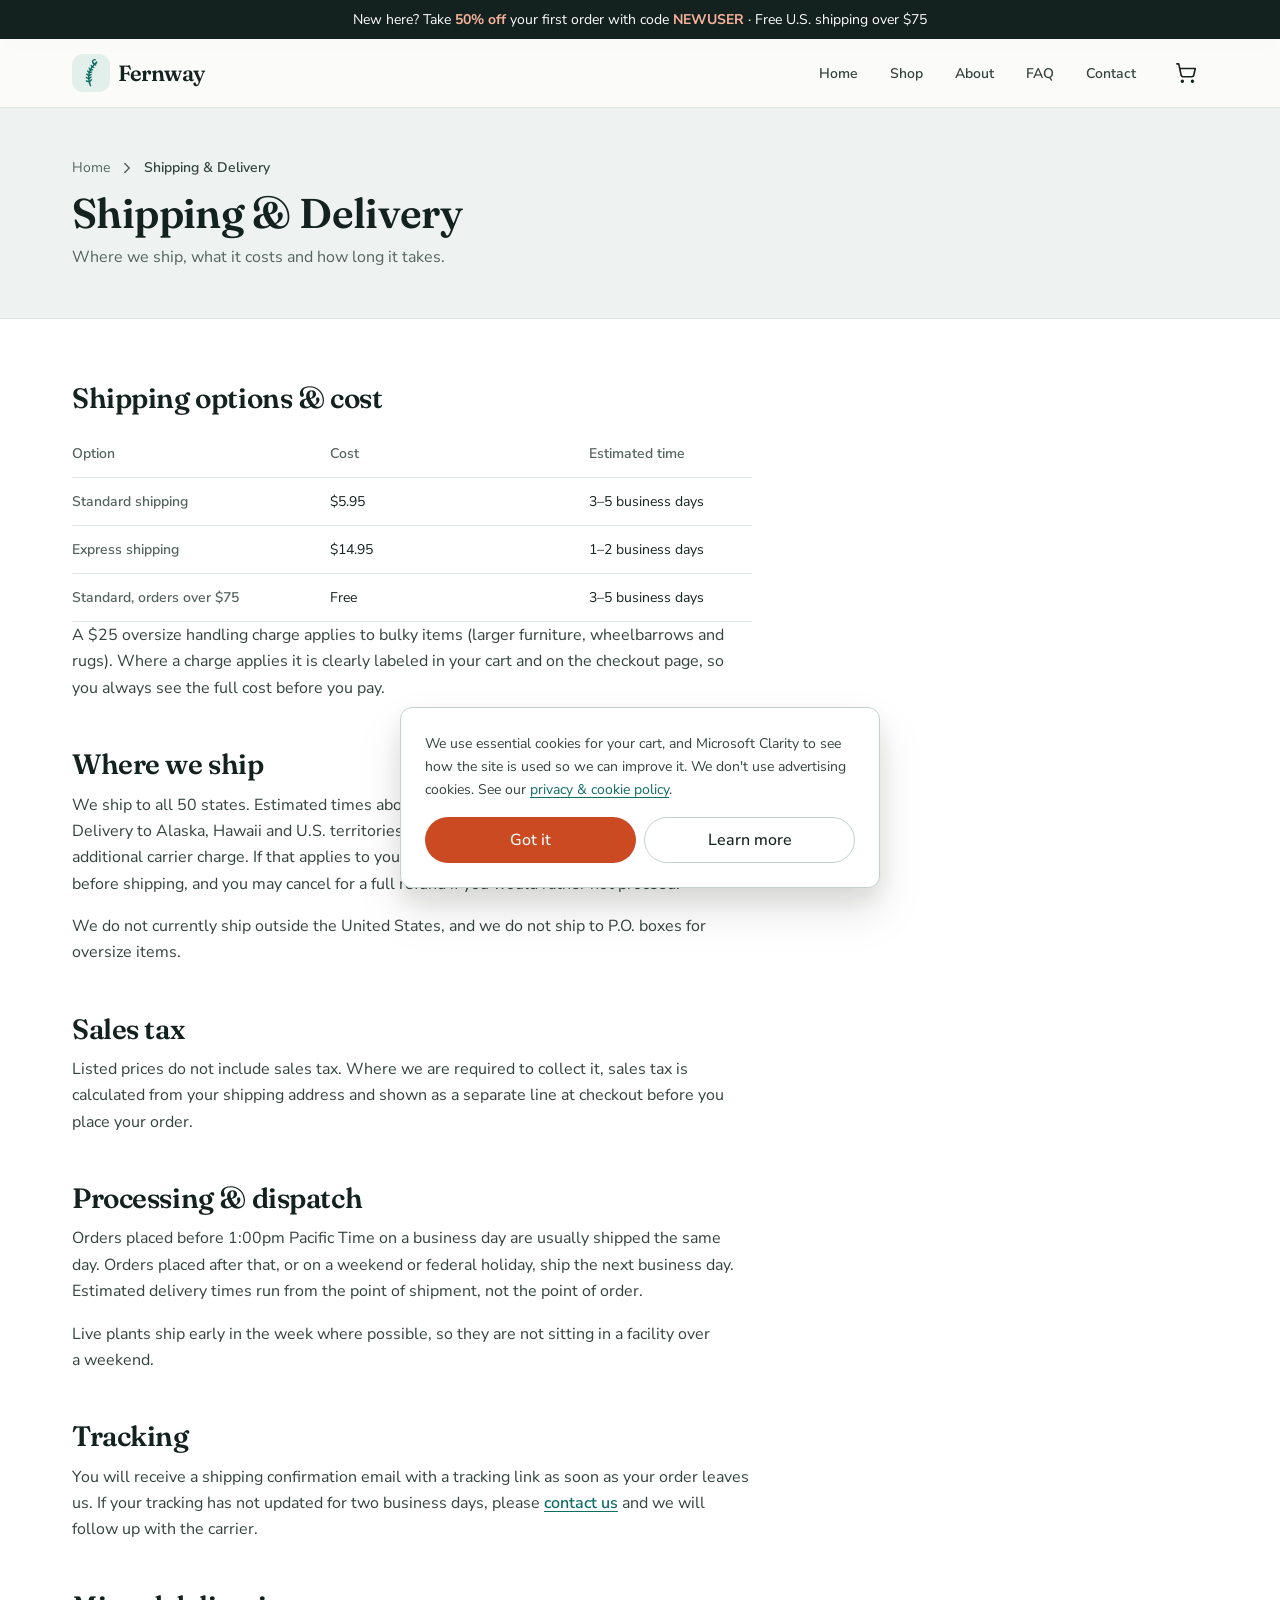
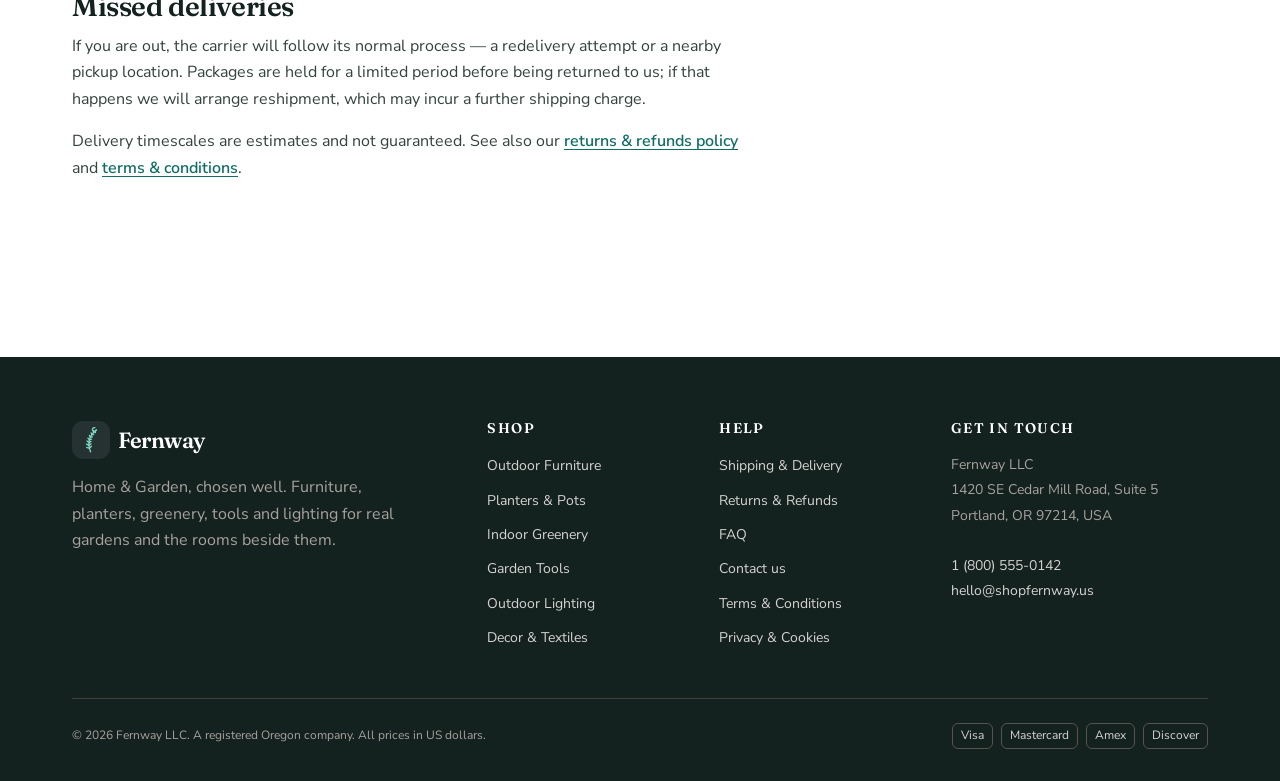
<file: shipping.html>
<!DOCTYPE html>
<html lang="en">
<head>
  <meta charset="UTF-8">
  <meta name="viewport" content="width=device-width, initial-scale=1.0">
  <title>Shipping &amp; Delivery &mdash; Fernway</title>
  <meta name="description" content="Fernway shipping costs and timeframes. Standard U.S. shipping $5.95, free over $75, express $14.95.">
  <link rel="canonical" href="https://shopfernway.us/shipping.html">
  <meta property="og:type" content="website">
  <meta property="og:site_name" content="Fernway">
  <meta property="og:title" content="Shipping &amp; Delivery &mdash; Fernway">
  <meta property="og:description" content="Fernway shipping costs and timeframes. Standard U.S. shipping $5.95, free over $75, express $14.95.">
  <meta property="og:url" content="https://shopfernway.us/shipping.html">
  <meta property="og:image" content="https://shopfernway.us/assets/images/hero-patio.jpg">
  <meta name="twitter:card" content="summary_large_image">
  <link rel="icon" href="assets/favicon.svg" type="image/svg+xml">
  <link rel="preload" href="assets/fonts/fraunces-600.woff2" as="font" type="font/woff2" crossorigin>
  <link rel="preload" href="assets/fonts/nunito-sans-400.woff2" as="font" type="font/woff2" crossorigin>
  <link rel="stylesheet" href="css/styles.css">
  <script type="text/javascript">(function(c,l,a,r,i,t,y){c[a]=c[a]||function(){(c[a].q=c[a].q||[]).push(arguments)};t=l.createElement(r);t.async=1;t.src="https://www.clarity.ms/tag/"+i;y=l.getElementsByTagName(r)[0];y.parentNode.insertBefore(t,y);})(window, document, "clarity", "script", "xrzuqr690d");</script>
</head>
<body>
  <a class="skip-link" href="#main">Skip to content</a>

  <div class="announce">
    New here? Take <strong>50% off</strong> your first order with code <strong>NEWUSER</strong> &middot; Free U.S. shipping over $75
  </div>

  <header class="site-header">
    <div class="container header-bar">
      <a class="brand" href="index.html" aria-label="Fernway, home">
        <span class="brand-mark"><svg width="30" height="30" viewBox="0 0 32 32" fill="none" stroke="currentColor" stroke-width="1.5" stroke-linecap="round" stroke-linejoin="round" aria-hidden="true"><path d="M15.5 29.5 Q9.5 15 22 4.5"/><path d="M22 4.5 a2.2 2.2 0 1 1 -1.6 -2.6"/><path d="M14.2 25.5 16.44 23.2 M14.2 25.5 11.11 24.51 M13.62 22.14 16.02 20.35 M13.62 22.14 10.96 20.77 M13.63 18.88 16.08 17.64 M13.63 18.88 11.43 17.22 M14.19 15.75 16.61 15.03 M14.19 15.75 12.49 13.9 M15.32 12.74 17.59 12.48 M15.32 12.74 14.1 10.81 M17.01 9.85 19.05 9.95 M17.01 9.85 16.21 7.97 M19.27 7.08 21.04 7.43 M19.27 7.08 18.8 5.33"/></svg></span>
        Fernway
      </a>

      <nav class="primary-nav" data-primary-nav aria-label="Main">
        <ul>
          <li><a href="index.html">Home</a></li>
          <li><a href="shop.html">Shop</a></li>
          <li><a href="about.html">About</a></li>
          <li><a href="faq.html">FAQ</a></li>
          <li><a href="contact.html">Contact</a></li>
        </ul>
      </nav>

      <div class="header-actions">
        <a class="icon-btn" href="cart.html" aria-label="Cart">
          <svg width="22" height="22" viewBox="0 0 24 24" fill="none" stroke="currentColor" stroke-width="1.75" stroke-linecap="round" stroke-linejoin="round" aria-hidden="true"><circle cx="8" cy="21" r="1"/><circle cx="19" cy="21" r="1"/><path d="M2.05 2.05h2l2.66 12.42a2 2 0 0 0 2 1.58h9.78a2 2 0 0 0 1.95-1.57l1.65-7.43H5.12"/></svg>
          <span class="cart-count" data-cart-count data-count="0">0</span>
        </a>
        <button class="nav-toggle" data-nav-toggle aria-expanded="false" aria-label="Open menu">
          <svg width="22" height="22" viewBox="0 0 24 24" fill="none" stroke="currentColor" stroke-width="1.75" stroke-linecap="round" stroke-linejoin="round" aria-hidden="true"><line x1="4" y1="6" x2="20" y2="6"/><line x1="4" y1="12" x2="20" y2="12"/><line x1="4" y1="18" x2="20" y2="18"/></svg>
        </button>
      </div>
    </div>
  </header>

  <main id="main">
    <section class="page-header">
      <div class="container">
        <nav aria-label="Breadcrumb">
          <ol class="breadcrumb">
        <li><a href="index.html">Home</a> <svg width="18" height="18" viewBox="0 0 24 24" fill="none" stroke="currentColor" stroke-width="2" stroke-linecap="round" stroke-linejoin="round" aria-hidden="true"><polyline points="9 18 15 12 9 6"/></svg></li>
        <li aria-current="page">Shipping &amp; Delivery</li>
        </ol>
        </nav>
        <h1>Shipping &amp; Delivery</h1>
        <p>Where we ship, what it costs and how long it takes.</p>
      </div>
    </section>

    <section class="section container">
      <div class="prose">
        <h2>Shipping options &amp; cost</h2>
        <table class="spec-table">
          <thead>
            <tr><th scope="col">Option</th><th scope="col">Cost</th><th scope="col">Estimated time</th></tr>
          </thead>
          <tbody>
            <tr><th scope="row">Standard shipping</th><td>$5.95</td><td>3&ndash;5 business days</td></tr>
            <tr><th scope="row">Express shipping</th><td>$14.95</td><td>1&ndash;2 business days</td></tr>
            <tr><th scope="row">Standard, orders over $75</th><td>Free</td><td>3&ndash;5 business days</td></tr>
          </tbody>
        </table>
        <p>A $25 oversize handling charge applies to bulky items (larger furniture, wheelbarrows and rugs).
          Where a charge applies it is clearly labeled in your cart and on the checkout page, so you always
          see the full cost before you pay.</p>

        <h2>Where we ship</h2>
        <p>We ship to all 50 states. Estimated times above apply to the contiguous United States. Delivery to
          Alaska, Hawaii and U.S. territories takes longer and, for bulky items, may carry an additional
          carrier charge. If that applies to your order we will contact you with the exact cost before
          shipping, and you may cancel for a full refund if you would rather not proceed.</p>
        <p>We do not currently ship outside the United States, and we do not ship to P.O. boxes for oversize
          items.</p>

        <h2>Sales tax</h2>
        <p>Listed prices do not include sales tax. Where we are required to collect it, sales tax is
          calculated from your shipping address and shown as a separate line at checkout before you place your
          order.</p>

        <h2>Processing &amp; dispatch</h2>
        <p>Orders placed before 1:00pm Pacific Time on a business day are usually shipped the same day. Orders
          placed after that, or on a weekend or federal holiday, ship the next business day. Estimated
          delivery times run from the point of shipment, not the point of order.</p>
        <p>Live plants ship early in the week where possible, so they are not sitting in a facility over a
          weekend.</p>

        <h2>Tracking</h2>
        <p>You will receive a shipping confirmation email with a tracking link as soon as your order leaves
          us. If your tracking has not updated for two business days, please
          <a href="contact.html">contact us</a> and we will follow up with the carrier.</p>

        <h2>Missed deliveries</h2>
        <p>If you are out, the carrier will follow its normal process &mdash; a redelivery attempt or a
          nearby pickup location. Packages are held for a limited period before being returned to us; if that
          happens we will arrange reshipment, which may incur a further shipping charge.</p>

        <p>Delivery timescales are estimates and not guaranteed. See also our
          <a href="returns.html">returns &amp; refunds policy</a> and
          <a href="terms.html">terms &amp; conditions</a>.</p>
      </div>
    </section>
  </main>

  <footer class="site-footer">
    <div class="container">
      <div class="footer-grid">
        <div class="footer-brand">
          <a class="brand" href="index.html">
            <span class="brand-mark"><svg width="28" height="28" viewBox="0 0 32 32" fill="none" stroke="currentColor" stroke-width="1.5" stroke-linecap="round" stroke-linejoin="round" aria-hidden="true"><path d="M15.5 29.5 Q9.5 15 22 4.5"/><path d="M22 4.5 a2.2 2.2 0 1 1 -1.6 -2.6"/><path d="M14.2 25.5 16.44 23.2 M14.2 25.5 11.11 24.51 M13.62 22.14 16.02 20.35 M13.62 22.14 10.96 20.77 M13.63 18.88 16.08 17.64 M13.63 18.88 11.43 17.22 M14.19 15.75 16.61 15.03 M14.19 15.75 12.49 13.9 M15.32 12.74 17.59 12.48 M15.32 12.74 14.1 10.81 M17.01 9.85 19.05 9.95 M17.01 9.85 16.21 7.97 M19.27 7.08 21.04 7.43 M19.27 7.08 18.8 5.33"/></svg></span>
            Fernway
          </a>
          <p>Home &amp; Garden, chosen well. Furniture, planters, greenery, tools and lighting for real gardens and the rooms beside them.</p>
        </div>
        <div class="footer-col">
          <h3>Shop</h3>
          <ul>
            <li><a href="shop.html?category=outdoor-furniture">Outdoor Furniture</a></li>
            <li><a href="shop.html?category=planters">Planters &amp; Pots</a></li>
            <li><a href="shop.html?category=indoor-greenery">Indoor Greenery</a></li>
            <li><a href="shop.html?category=tools">Garden Tools</a></li>
            <li><a href="shop.html?category=lighting">Outdoor Lighting</a></li>
            <li><a href="shop.html?category=decor">Decor &amp; Textiles</a></li>
          </ul>
        </div>
        <div class="footer-col">
          <h3>Help</h3>
          <ul>
            <li><a href="shipping.html">Shipping &amp; Delivery</a></li>
            <li><a href="returns.html">Returns &amp; Refunds</a></li>
            <li><a href="faq.html">FAQ</a></li>
            <li><a href="contact.html">Contact us</a></li>
            <li><a href="terms.html">Terms &amp; Conditions</a></li>
            <li><a href="privacy.html">Privacy &amp; Cookies</a></li>
          </ul>
        </div>
        <div class="footer-col">
          <h3>Get in touch</h3>
          <address>
            Fernway LLC<br>
            1420 SE Cedar Mill Road, Suite 5<br>
            Portland, OR 97214, USA<br><br>
            <a href="tel:+18005550142">1 (800) 555-0142</a><br>
            <a href="mailto:hello@shopfernway.us">hello@shopfernway.us</a>
          </address>
        </div>
      </div>
      <div class="footer-bottom">
        <p>&copy; <span data-year>2026</span> Fernway LLC. A registered Oregon company. All prices in US dollars.</p>
        <div class="pay-badges" aria-label="Accepted payment methods">
          <span>Visa</span><span>Mastercard</span><span>Amex</span><span>Discover</span>
        </div>
      </div>
    </div>
  </footer>

  <script type="module" src="js/site.js"></script>
</body>
</html>
</file>
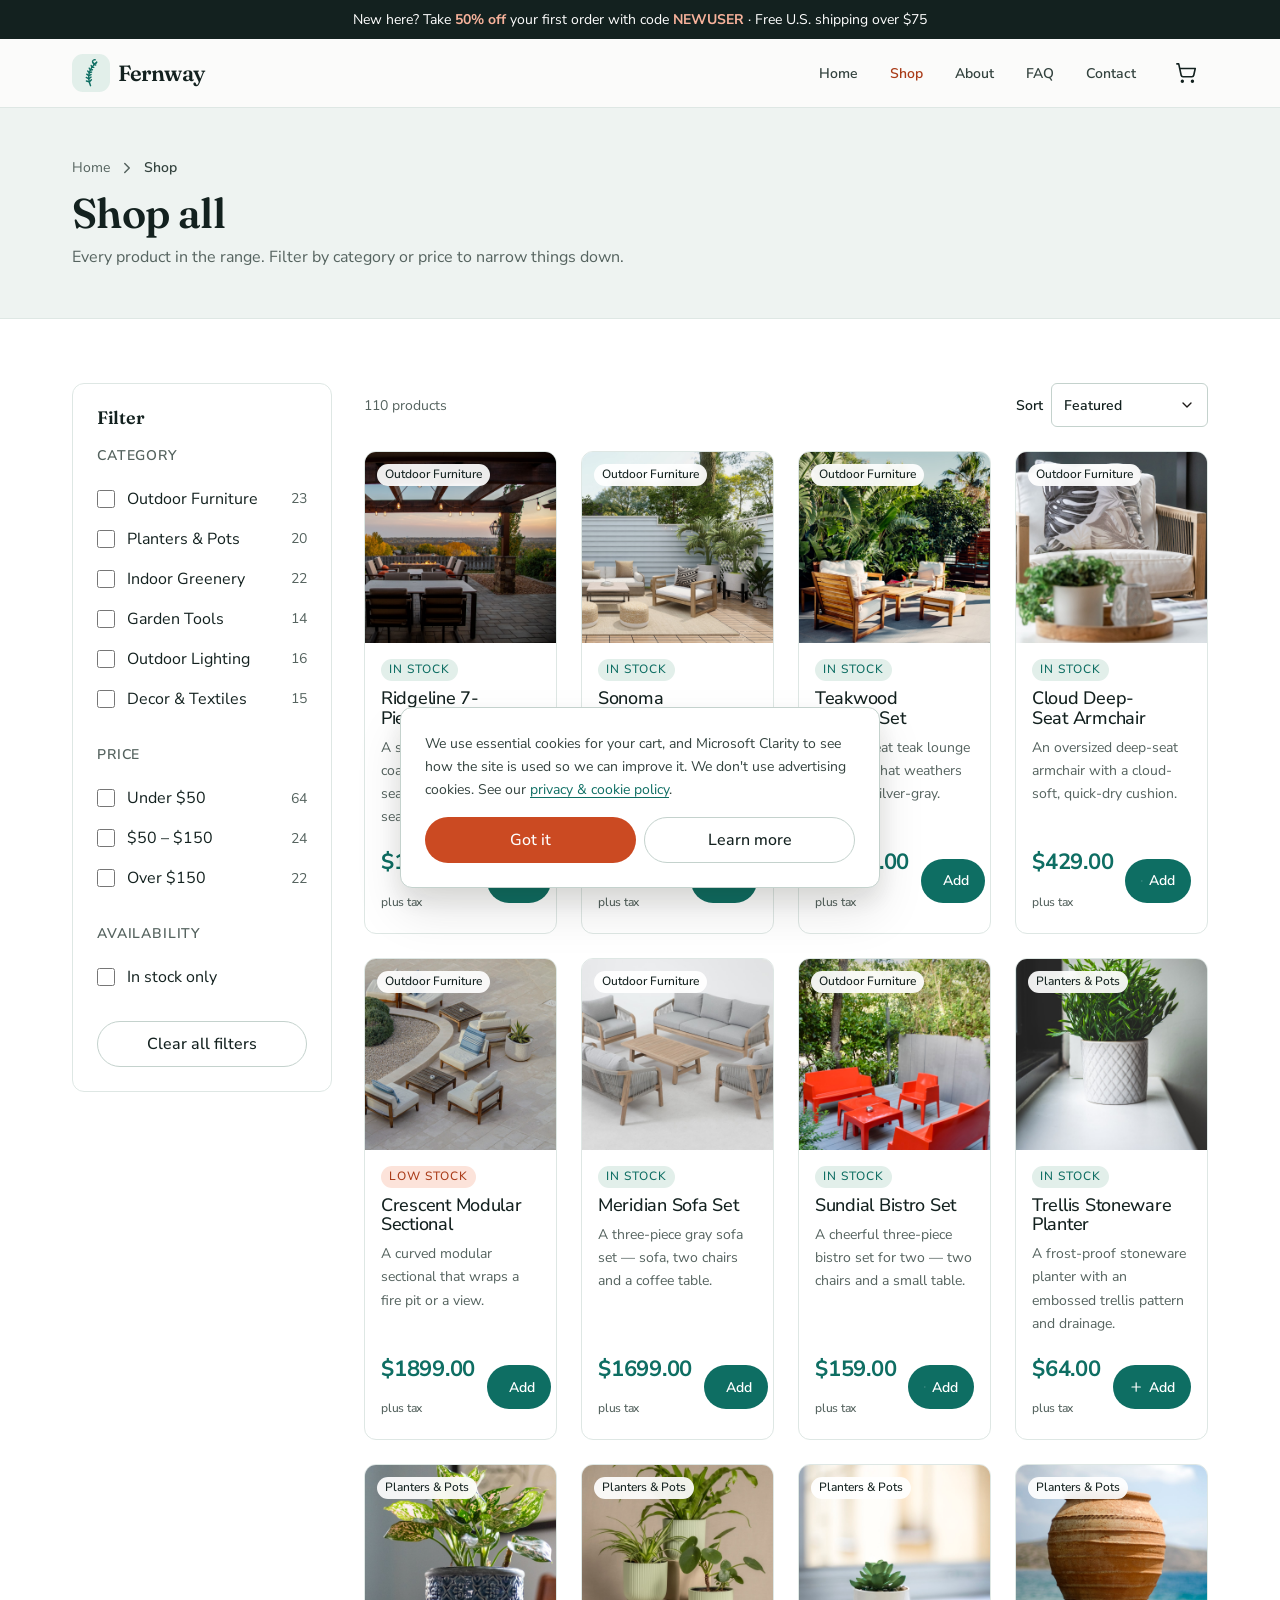
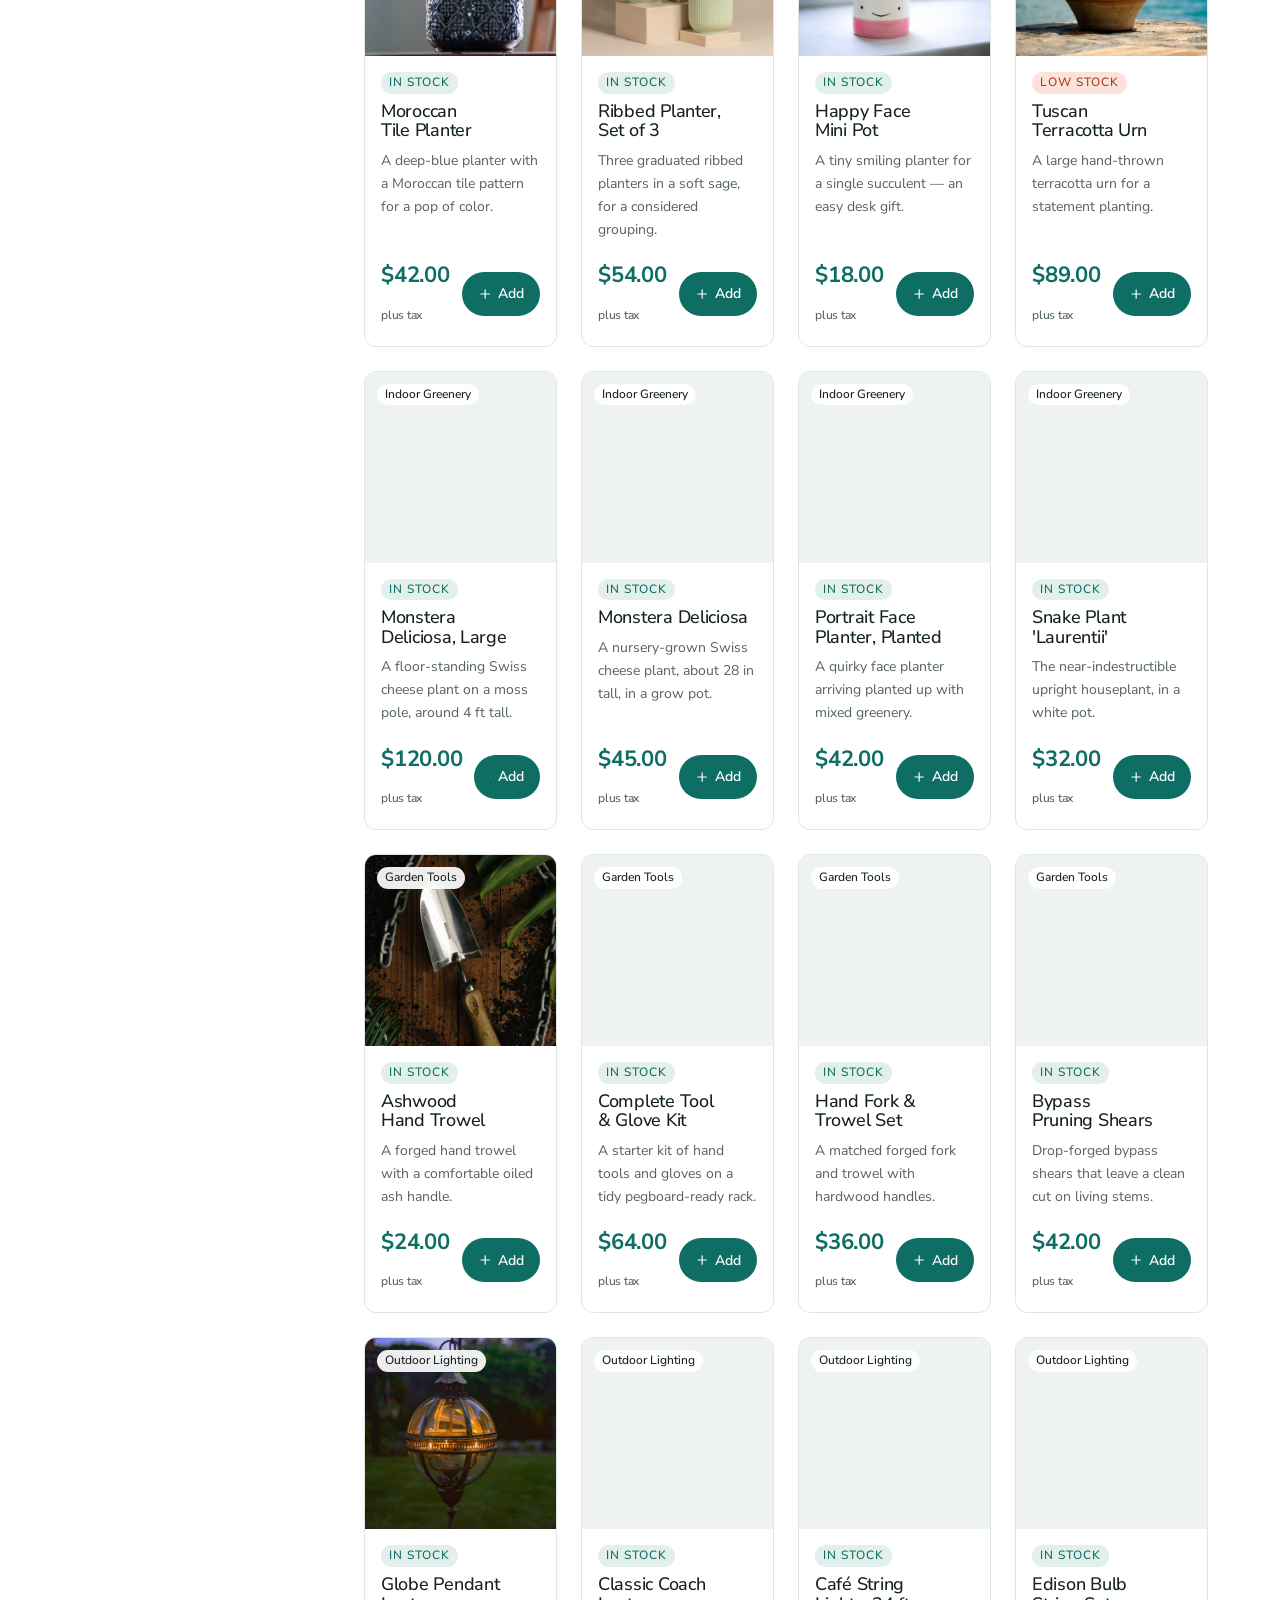
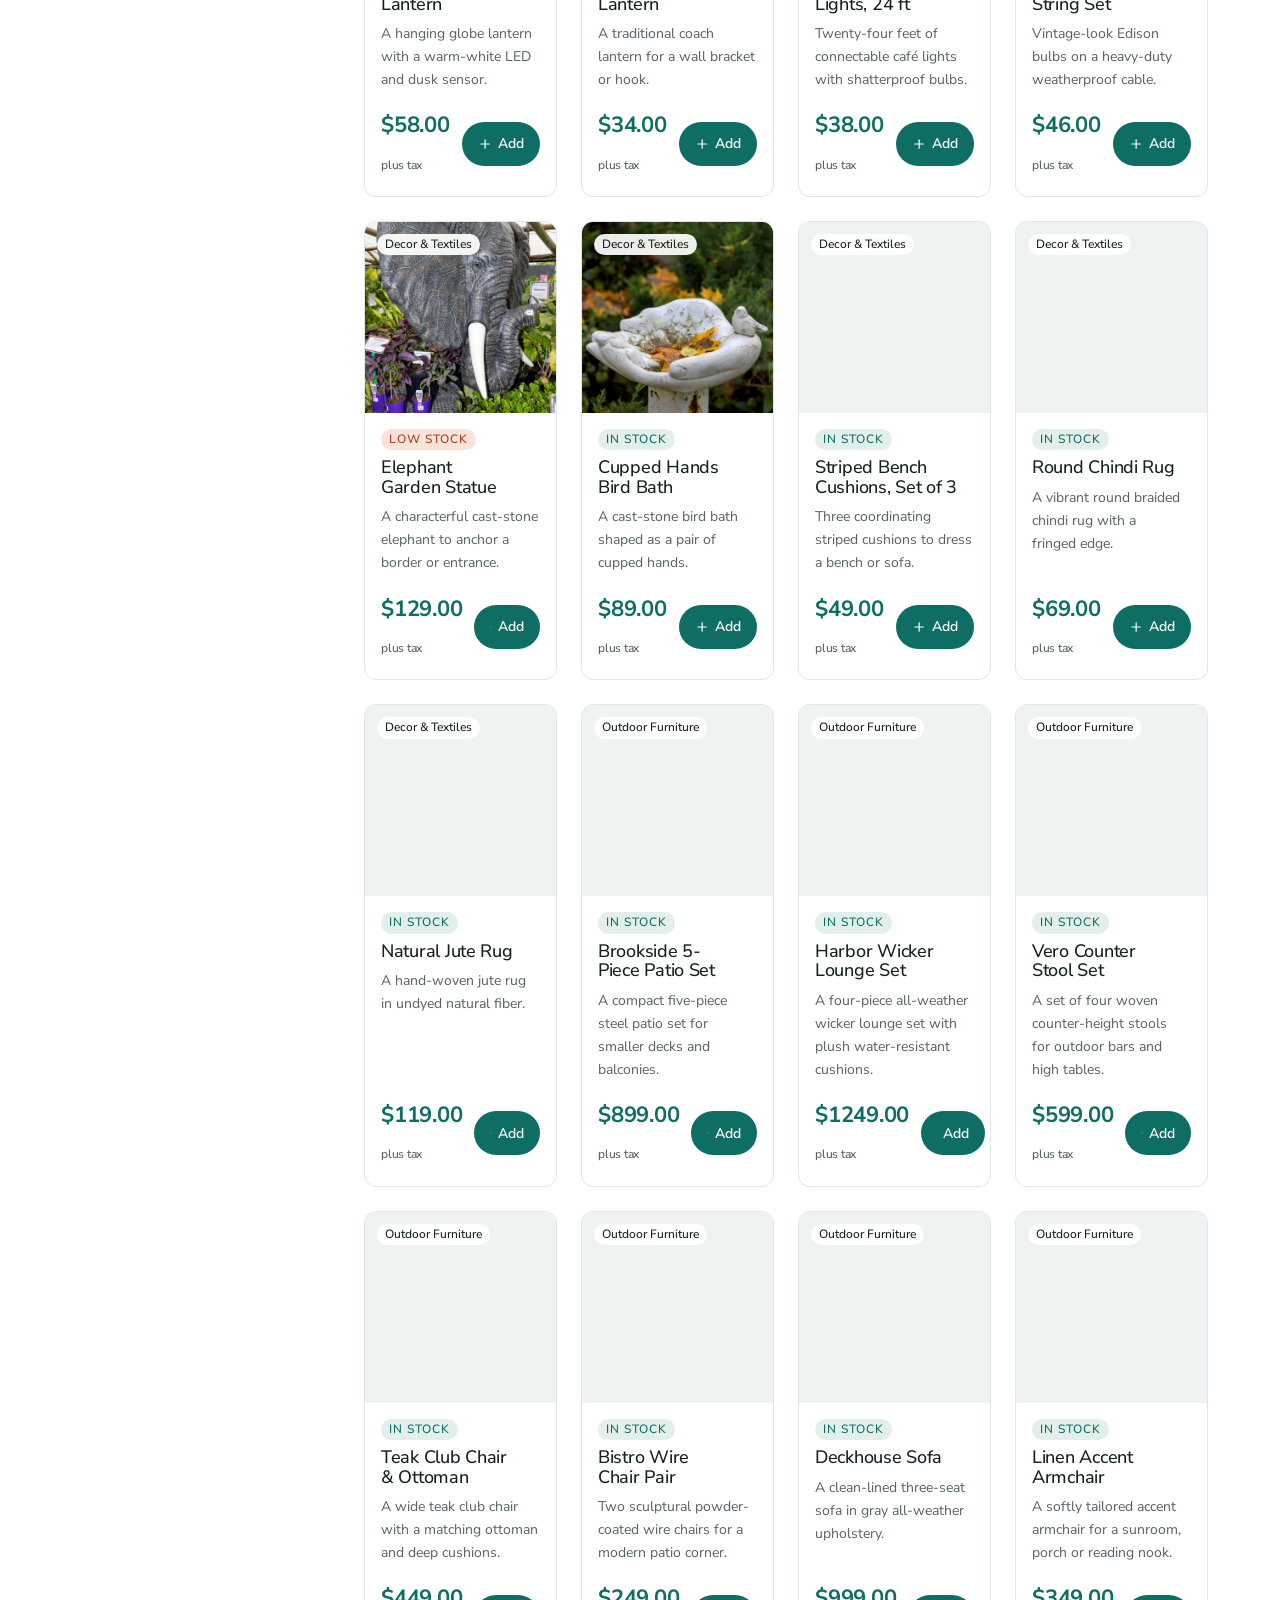
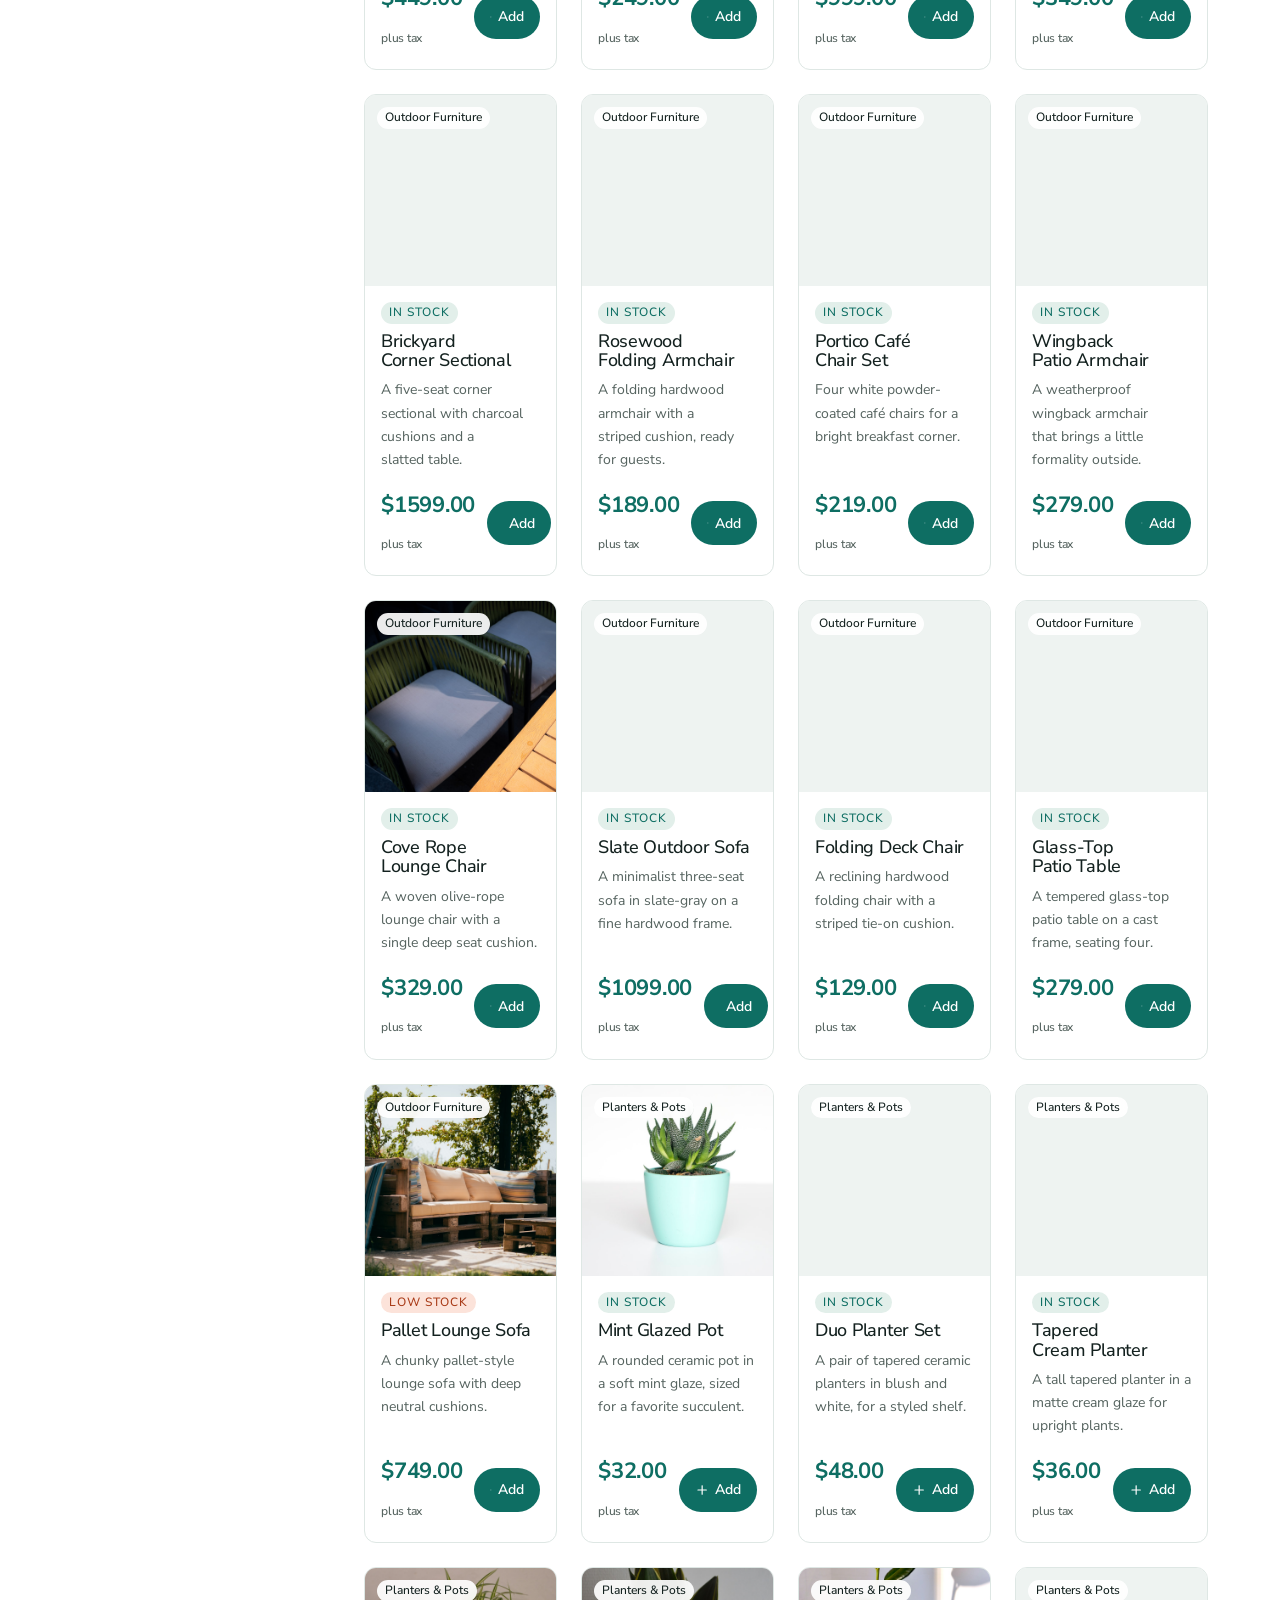
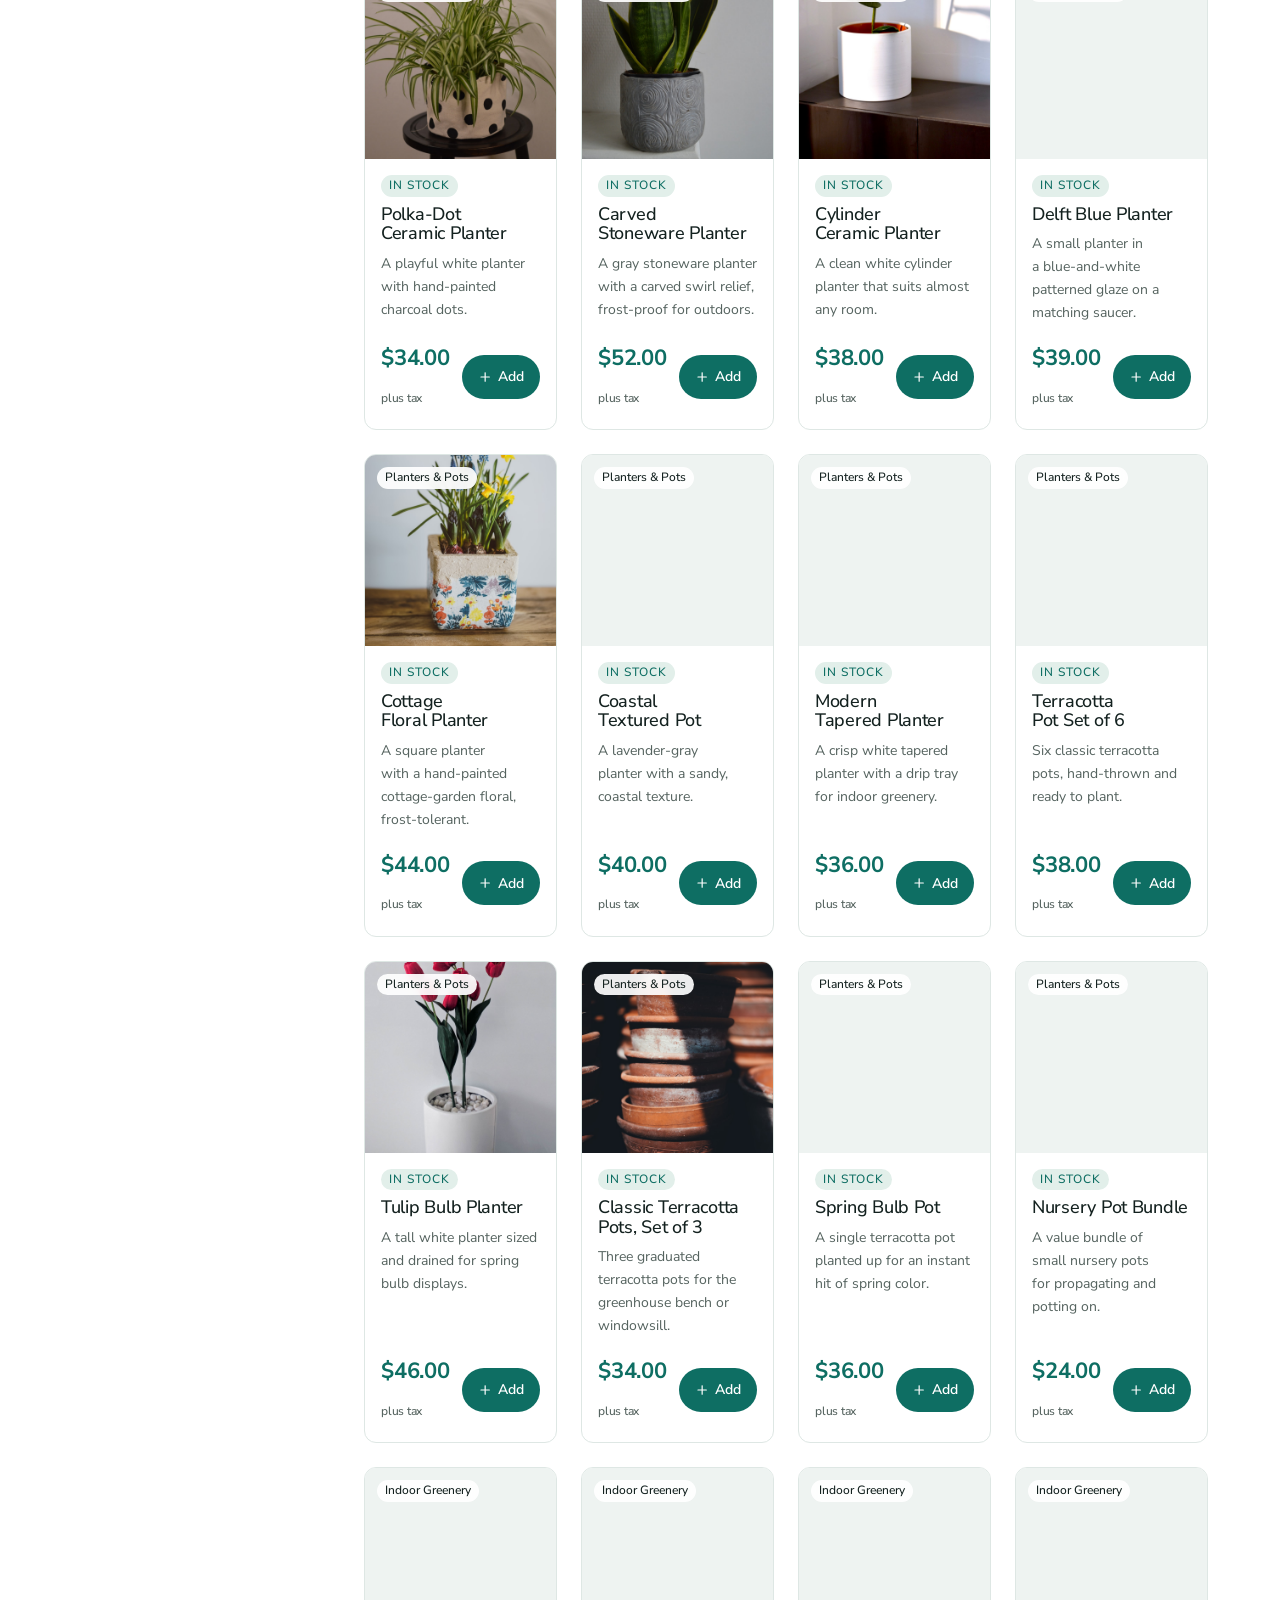
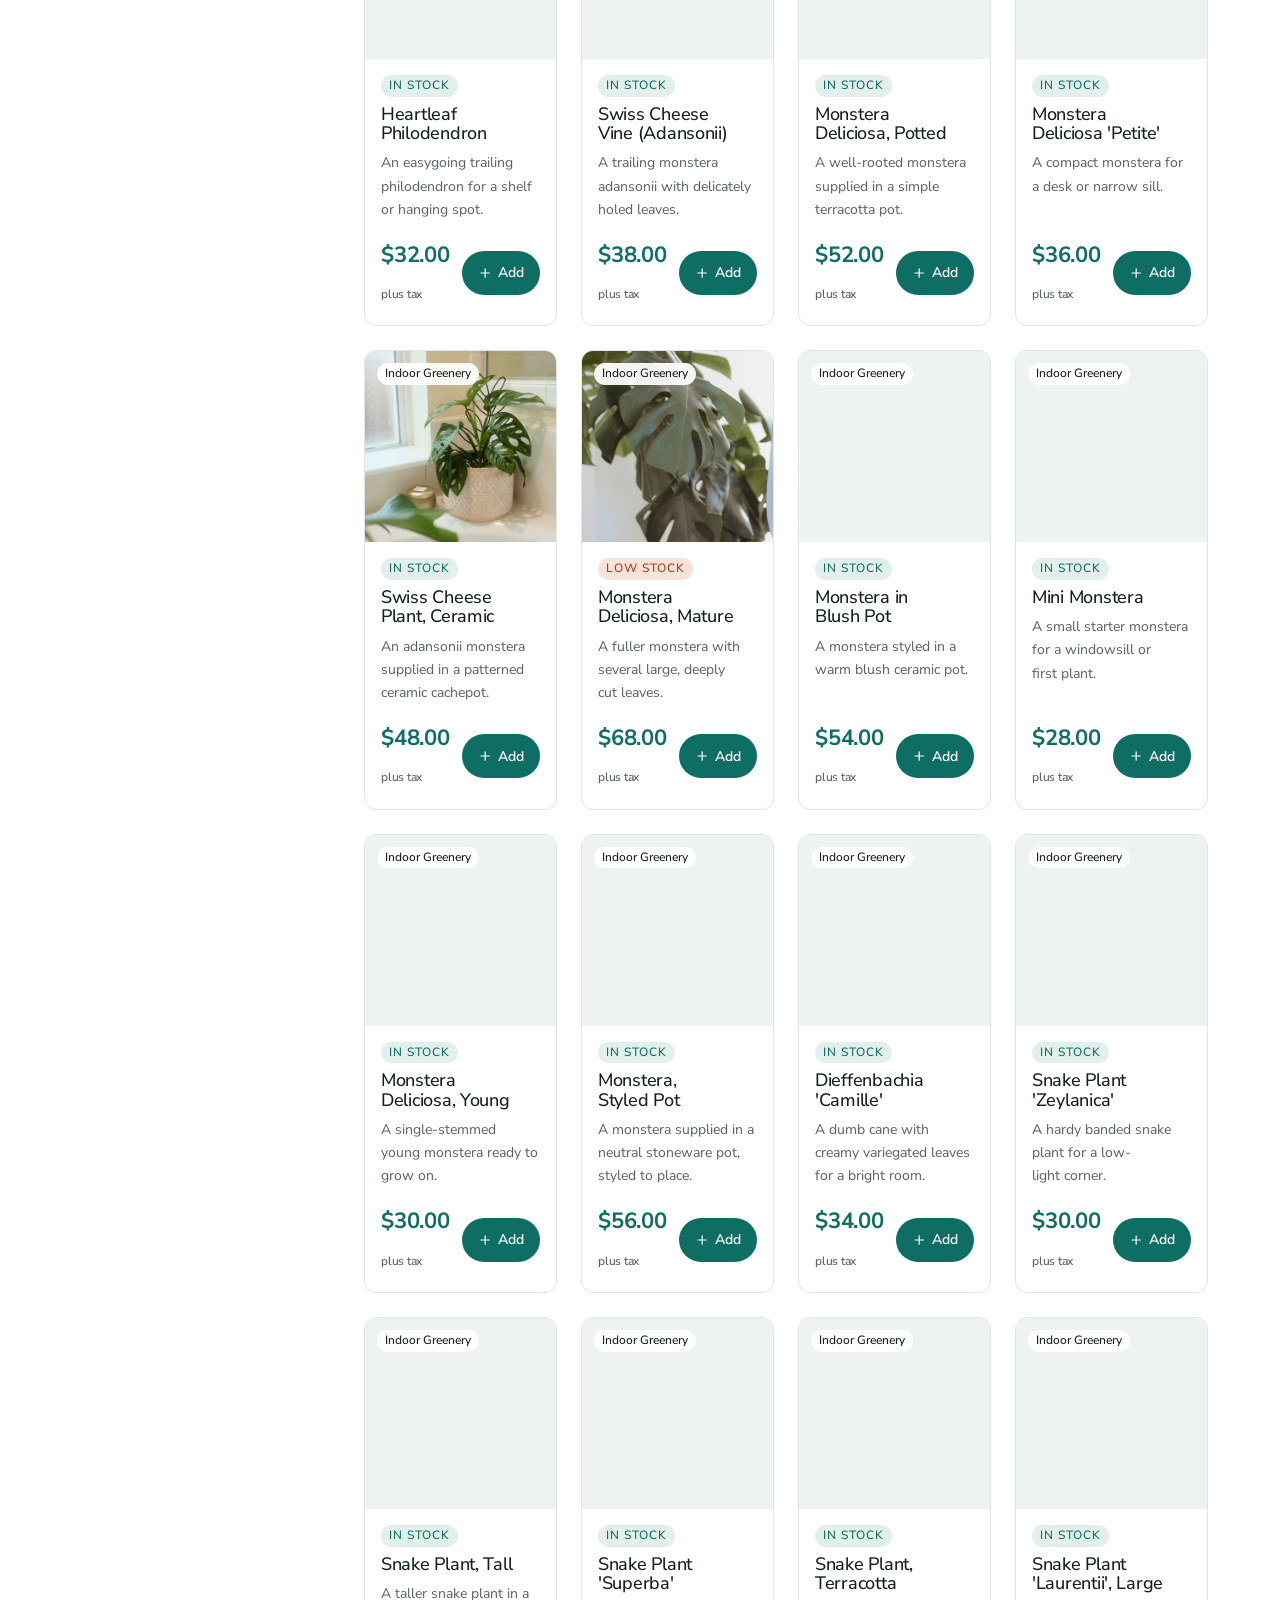
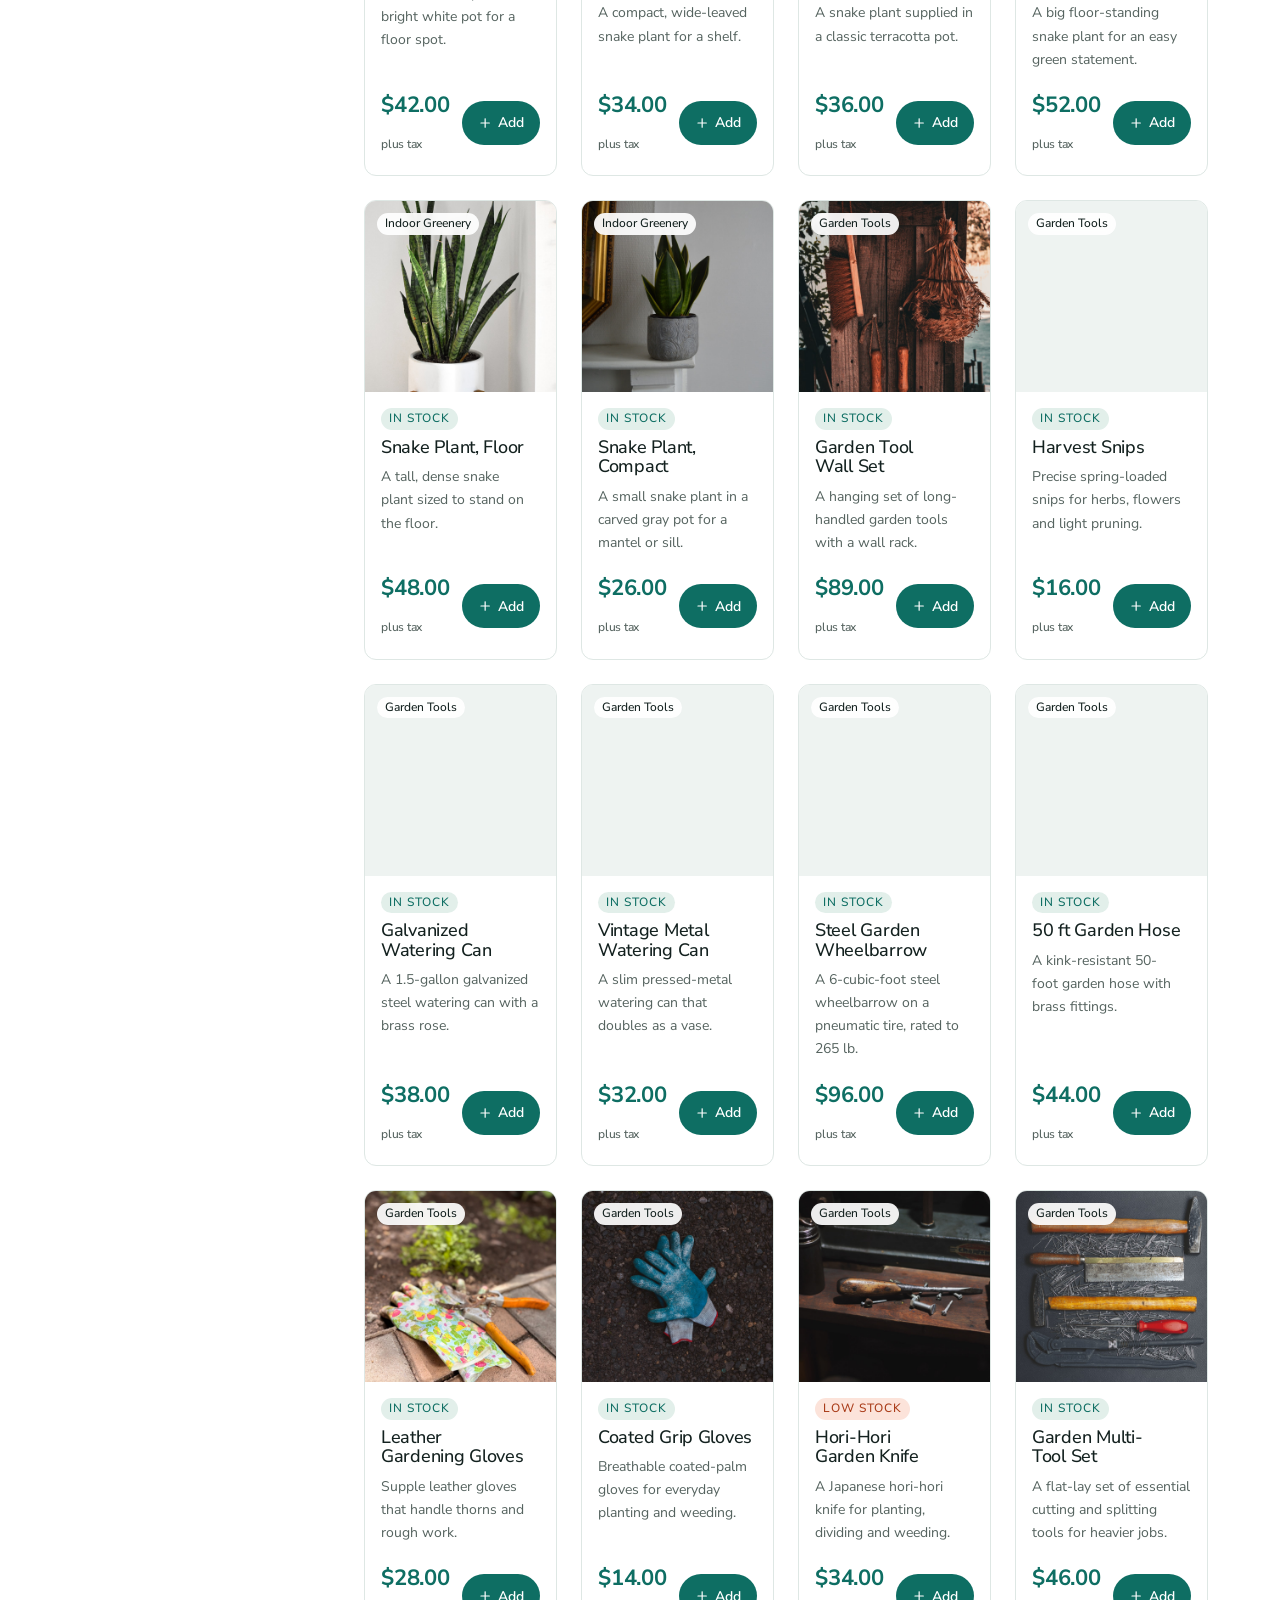
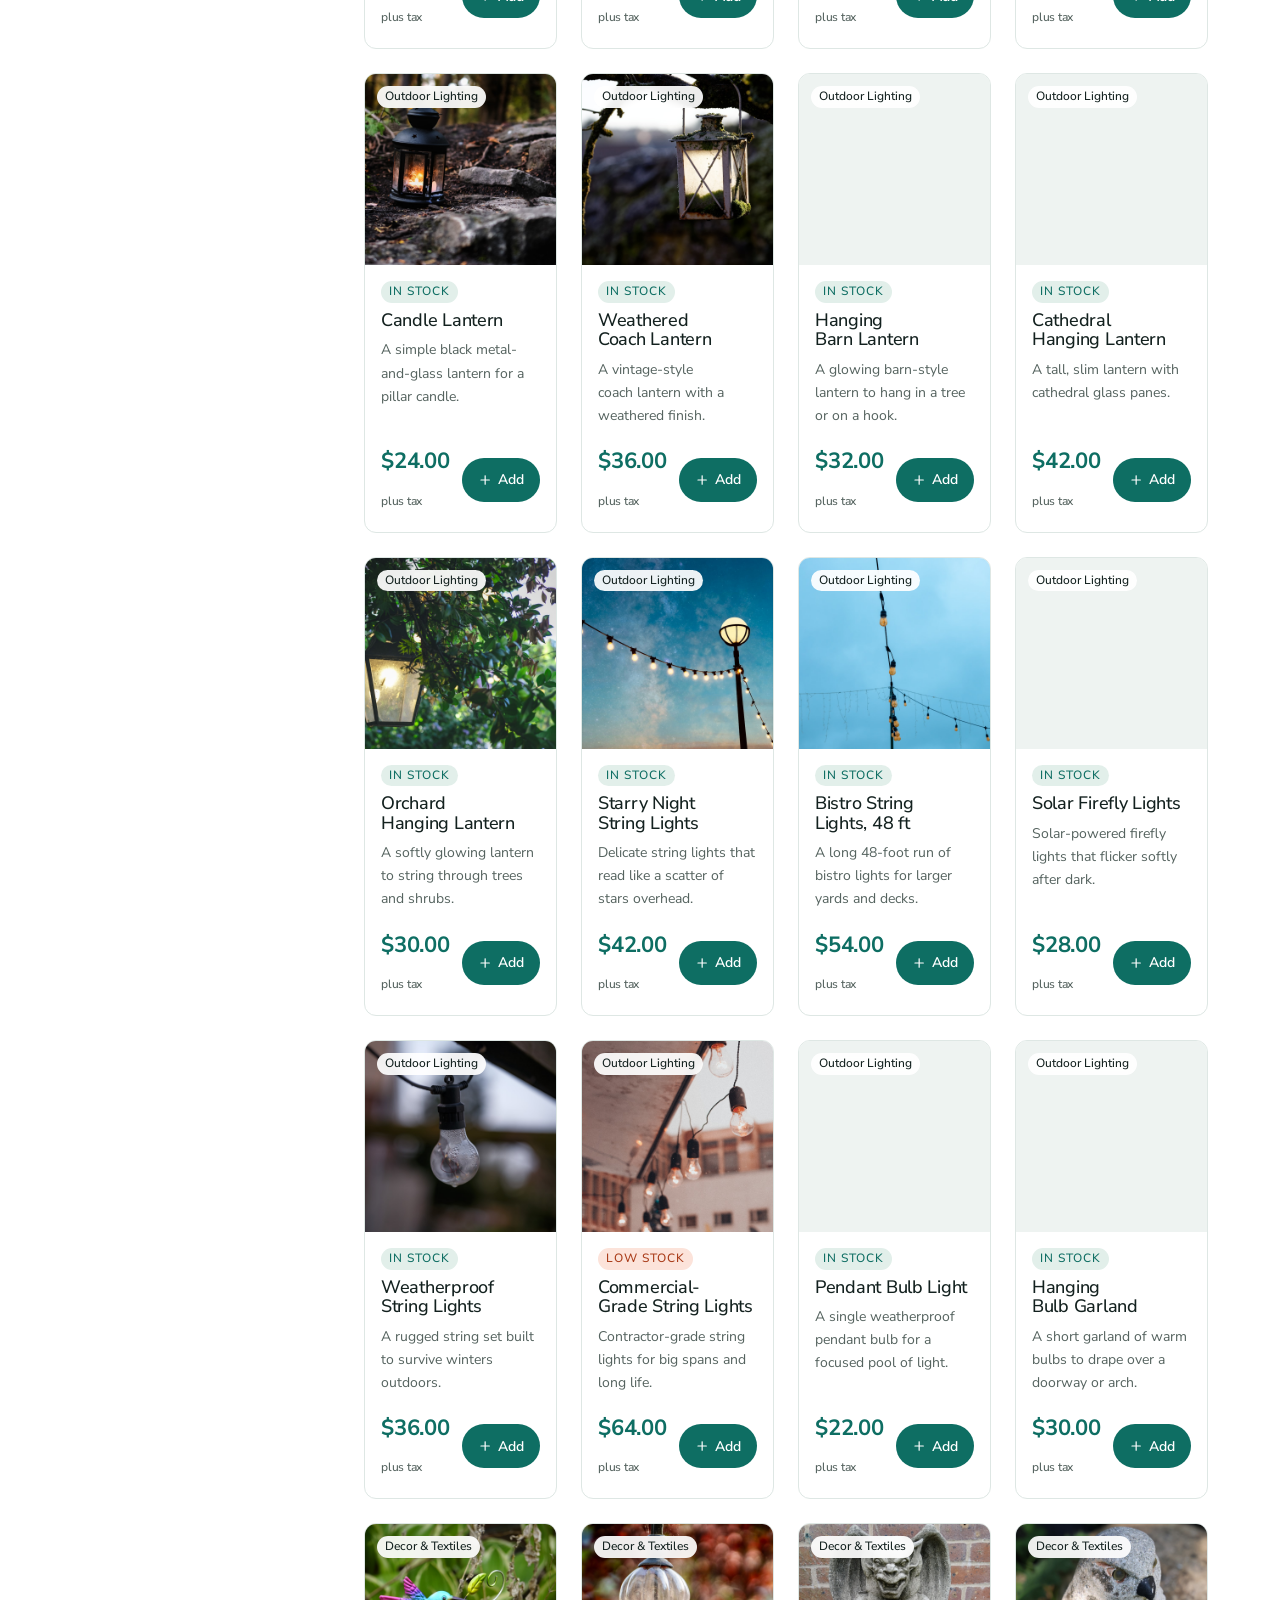
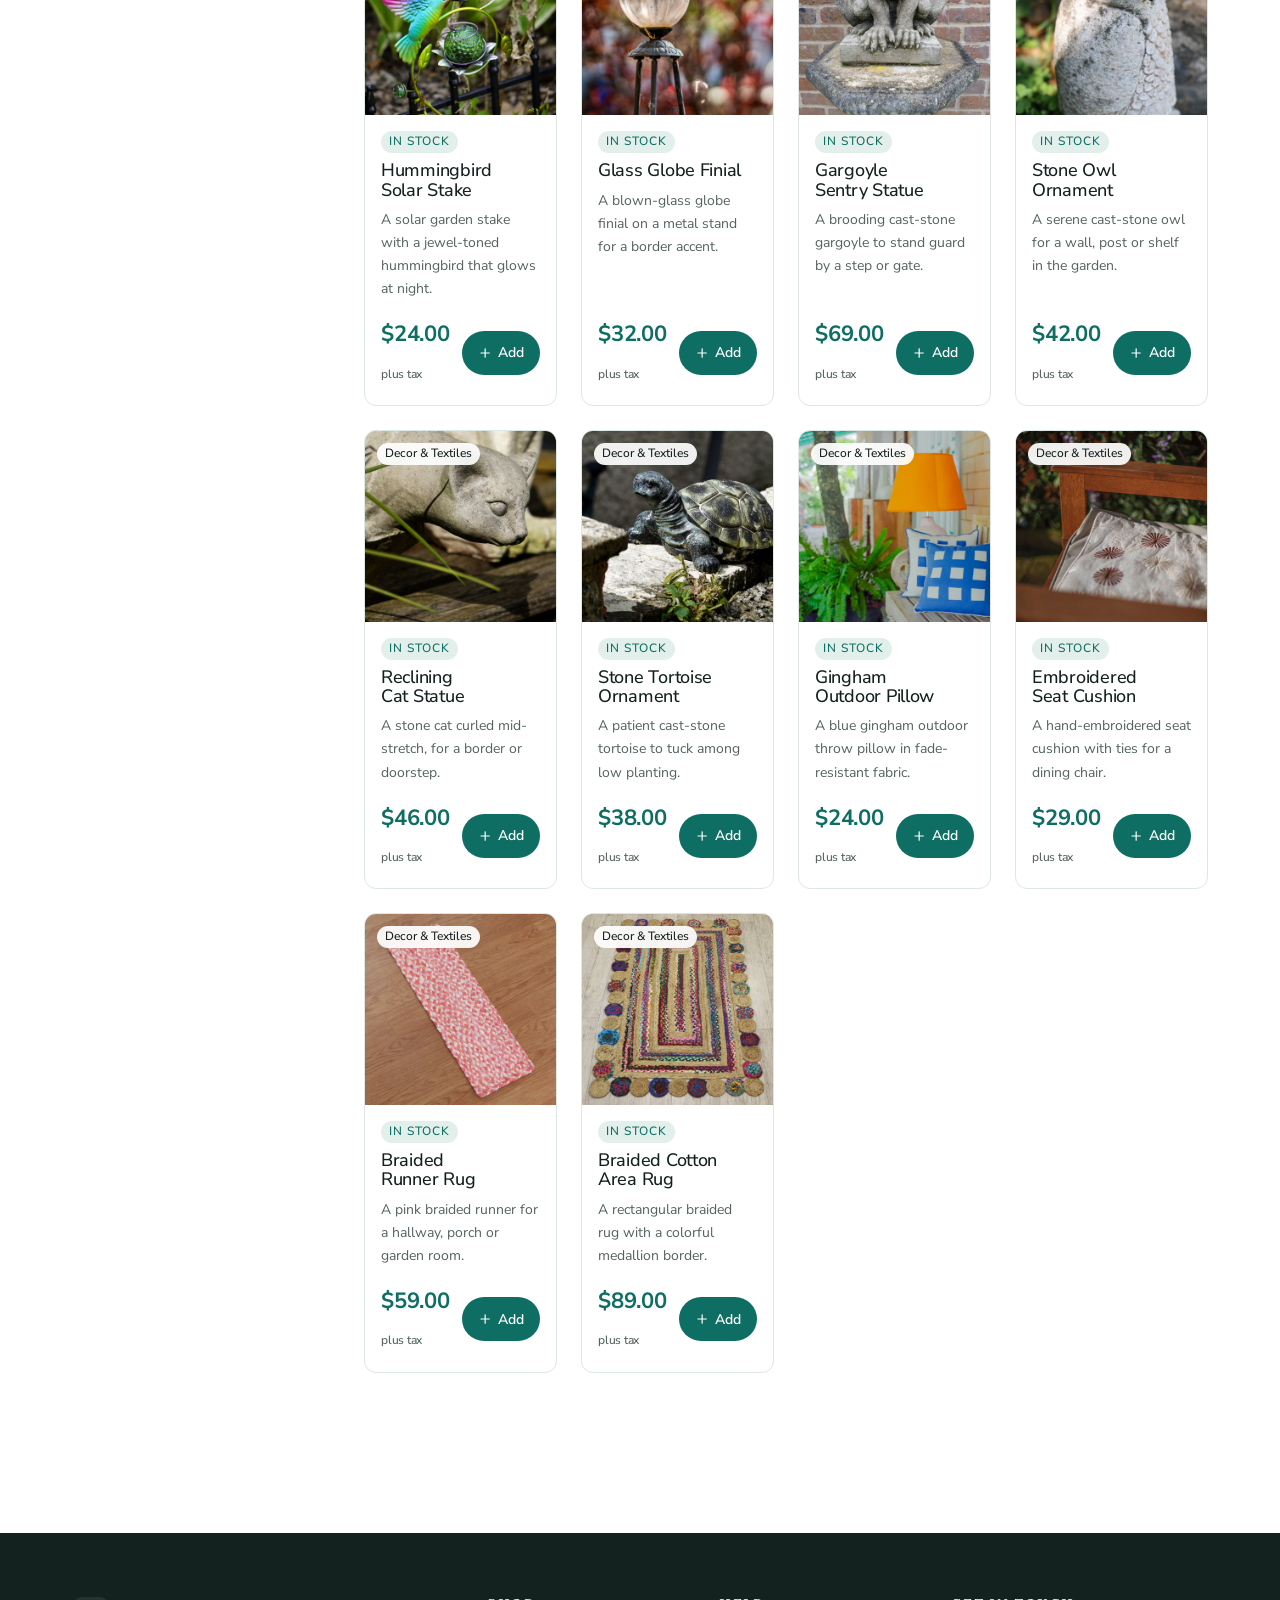
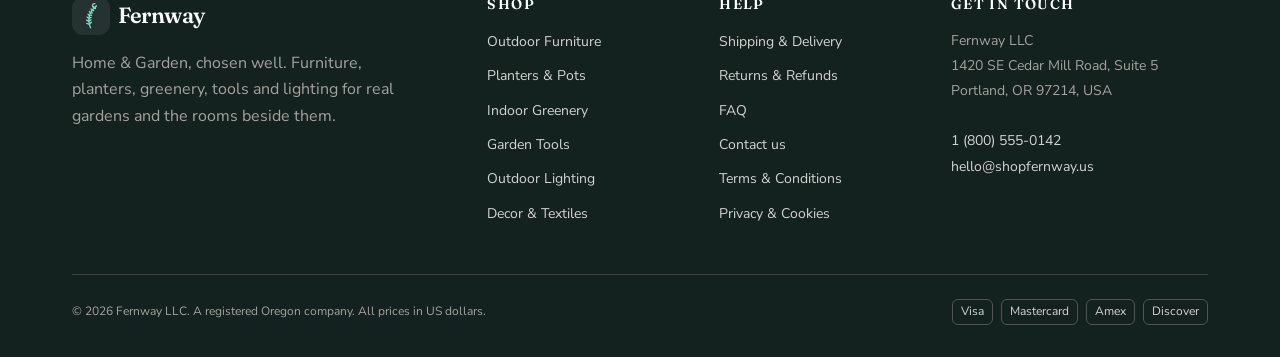
<file: shop.html>
<!DOCTYPE html>
<html lang="en">
<head>
  <meta charset="UTF-8">
  <meta name="viewport" content="width=device-width, initial-scale=1.0">
  <title>Shop all — Fernway</title>
  <meta name="description" content="Browse the full Fernway Home &amp; Garden range: outdoor furniture, planters, houseplants, tools, lighting and decor.">
  <link rel="canonical" href="https://shopfernway.us/shop.html">
  <meta property="og:type" content="website">
  <meta property="og:site_name" content="Fernway">
  <meta property="og:title" content="Shop all — Fernway">
  <meta property="og:description" content="Browse the full Fernway Home &amp; Garden range: outdoor furniture, planters, houseplants, tools, lighting and decor.">
  <meta property="og:url" content="https://shopfernway.us/shop.html">
  <meta property="og:image" content="https://shopfernway.us/assets/images/hero-patio.jpg">
  <meta name="twitter:card" content="summary_large_image">
  <link rel="icon" href="assets/favicon.svg" type="image/svg+xml">
  <link rel="preload" href="assets/fonts/fraunces-600.woff2" as="font" type="font/woff2" crossorigin>
  <link rel="preload" href="assets/fonts/nunito-sans-400.woff2" as="font" type="font/woff2" crossorigin>
  <link rel="stylesheet" href="css/styles.css">
  <script type="text/javascript">(function(c,l,a,r,i,t,y){c[a]=c[a]||function(){(c[a].q=c[a].q||[]).push(arguments)};t=l.createElement(r);t.async=1;t.src="https://www.clarity.ms/tag/"+i;y=l.getElementsByTagName(r)[0];y.parentNode.insertBefore(t,y);})(window, document, "clarity", "script", "xrzuqr690d");</script>
</head>
<body>
  <a class="skip-link" href="#main">Skip to content</a>

  <div class="announce">
    New here? Take <strong>50% off</strong> your first order with code <strong>NEWUSER</strong> &middot; Free U.S. shipping over $75
  </div>

  <header class="site-header">
    <div class="container header-bar">
      <a class="brand" href="index.html" aria-label="Fernway, home">
        <span class="brand-mark"><svg width="30" height="30" viewBox="0 0 32 32" fill="none" stroke="currentColor" stroke-width="1.5" stroke-linecap="round" stroke-linejoin="round" aria-hidden="true"><path d="M15.5 29.5 Q9.5 15 22 4.5"/><path d="M22 4.5 a2.2 2.2 0 1 1 -1.6 -2.6"/><path d="M14.2 25.5 16.44 23.2 M14.2 25.5 11.11 24.51 M13.62 22.14 16.02 20.35 M13.62 22.14 10.96 20.77 M13.63 18.88 16.08 17.64 M13.63 18.88 11.43 17.22 M14.19 15.75 16.61 15.03 M14.19 15.75 12.49 13.9 M15.32 12.74 17.59 12.48 M15.32 12.74 14.1 10.81 M17.01 9.85 19.05 9.95 M17.01 9.85 16.21 7.97 M19.27 7.08 21.04 7.43 M19.27 7.08 18.8 5.33"/></svg></span>
        Fernway
      </a>

      <nav class="primary-nav" data-primary-nav aria-label="Main">
        <ul>
          <li><a href="index.html">Home</a></li>
          <li><a href="shop.html" aria-current="page">Shop</a></li>
          <li><a href="about.html">About</a></li>
          <li><a href="faq.html">FAQ</a></li>
          <li><a href="contact.html">Contact</a></li>
        </ul>
      </nav>

      <div class="header-actions">
        <a class="icon-btn" href="cart.html" aria-label="Cart">
          <svg width="22" height="22" viewBox="0 0 24 24" fill="none" stroke="currentColor" stroke-width="1.75" stroke-linecap="round" stroke-linejoin="round" aria-hidden="true"><circle cx="8" cy="21" r="1"/><circle cx="19" cy="21" r="1"/><path d="M2.05 2.05h2l2.66 12.42a2 2 0 0 0 2 1.58h9.78a2 2 0 0 0 1.95-1.57l1.65-7.43H5.12"/></svg>
          <span class="cart-count" data-cart-count data-count="0">0</span>
        </a>
        <button class="nav-toggle" data-nav-toggle aria-expanded="false" aria-label="Open menu">
          <svg width="22" height="22" viewBox="0 0 24 24" fill="none" stroke="currentColor" stroke-width="1.75" stroke-linecap="round" stroke-linejoin="round" aria-hidden="true"><line x1="4" y1="6" x2="20" y2="6"/><line x1="4" y1="12" x2="20" y2="12"/><line x1="4" y1="18" x2="20" y2="18"/></svg>
        </button>
      </div>
    </div>
  </header>

  <main id="main">
    <section class="page-header">
      <div class="container">
        <nav aria-label="Breadcrumb">
          <ol class="breadcrumb">
        <li><a href="index.html">Home</a> <svg width="18" height="18" viewBox="0 0 24 24" fill="none" stroke="currentColor" stroke-width="2" stroke-linecap="round" stroke-linejoin="round" aria-hidden="true"><polyline points="9 18 15 12 9 6"/></svg></li>
        <li aria-current="page">Shop</li>
        </ol>
        </nav>
        <h1>Shop all</h1>
        <p>Every product in the range. Filter by category or price to narrow things down.</p>
      </div>
    </section>

    <section class="section container">
      <div class="shop-layout">
        <aside class="filter-panel" aria-label="Filters">
          <h2>Filter</h2>
          <div class="filter-group">
            <fieldset style="border:none;padding:0;margin:0">
              <legend>Category</legend>
              <div data-category-filters></div>
            </fieldset>
          </div>
          <div class="filter-group">
            <fieldset style="border:none;padding:0;margin:0">
              <legend>Price</legend>
              <div data-price-filters></div>
            </fieldset>
          </div>
          <div class="filter-group">
            <fieldset style="border:none;padding:0;margin:0">
              <legend>Availability</legend>
              <label class="filter-option">
                <input type="checkbox" data-stock-filter>
                <span>In stock only</span>
              </label>
            </fieldset>
          </div>
          <button type="button" class="btn btn-ghost btn-block" data-clear-filters hidden>Clear all filters</button>
        </aside>

        <div>
          <div class="shop-toolbar">
            <p class="result-count" data-result-count aria-live="polite">Loading&hellip;</p>
            <div class="sort-field">
              <label for="sort">Sort</label>
              <select id="sort" data-sort>
                <option value="featured">Featured</option>
                <option value="price-asc">Price: low to high</option>
                <option value="price-desc">Price: high to low</option>
                <option value="name">Name: A to Z</option>
              </select>
            </div>
          </div>
          <div data-shop-grid></div>
        </div>
      </div>
    </section>
  </main>

  <footer class="site-footer">
    <div class="container">
      <div class="footer-grid">
        <div class="footer-brand">
          <a class="brand" href="index.html">
            <span class="brand-mark"><svg width="28" height="28" viewBox="0 0 32 32" fill="none" stroke="currentColor" stroke-width="1.5" stroke-linecap="round" stroke-linejoin="round" aria-hidden="true"><path d="M15.5 29.5 Q9.5 15 22 4.5"/><path d="M22 4.5 a2.2 2.2 0 1 1 -1.6 -2.6"/><path d="M14.2 25.5 16.44 23.2 M14.2 25.5 11.11 24.51 M13.62 22.14 16.02 20.35 M13.62 22.14 10.96 20.77 M13.63 18.88 16.08 17.64 M13.63 18.88 11.43 17.22 M14.19 15.75 16.61 15.03 M14.19 15.75 12.49 13.9 M15.32 12.74 17.59 12.48 M15.32 12.74 14.1 10.81 M17.01 9.85 19.05 9.95 M17.01 9.85 16.21 7.97 M19.27 7.08 21.04 7.43 M19.27 7.08 18.8 5.33"/></svg></span>
            Fernway
          </a>
          <p>Home &amp; Garden, chosen well. Furniture, planters, greenery, tools and lighting for real gardens and the rooms beside them.</p>
        </div>
        <div class="footer-col">
          <h3>Shop</h3>
          <ul>
            <li><a href="shop.html?category=outdoor-furniture">Outdoor Furniture</a></li>
            <li><a href="shop.html?category=planters">Planters &amp; Pots</a></li>
            <li><a href="shop.html?category=indoor-greenery">Indoor Greenery</a></li>
            <li><a href="shop.html?category=tools">Garden Tools</a></li>
            <li><a href="shop.html?category=lighting">Outdoor Lighting</a></li>
            <li><a href="shop.html?category=decor">Decor &amp; Textiles</a></li>
          </ul>
        </div>
        <div class="footer-col">
          <h3>Help</h3>
          <ul>
            <li><a href="shipping.html">Shipping &amp; Delivery</a></li>
            <li><a href="returns.html">Returns &amp; Refunds</a></li>
            <li><a href="faq.html">FAQ</a></li>
            <li><a href="contact.html">Contact us</a></li>
            <li><a href="terms.html">Terms &amp; Conditions</a></li>
            <li><a href="privacy.html">Privacy &amp; Cookies</a></li>
          </ul>
        </div>
        <div class="footer-col">
          <h3>Get in touch</h3>
          <address>
            Fernway LLC<br>
            1420 SE Cedar Mill Road, Suite 5<br>
            Portland, OR 97214, USA<br><br>
            <a href="tel:+18005550142">1 (800) 555-0142</a><br>
            <a href="mailto:hello@shopfernway.us">hello@shopfernway.us</a>
          </address>
        </div>
      </div>
      <div class="footer-bottom">
        <p>&copy; <span data-year>2026</span> Fernway LLC. A registered Oregon company. All prices in US dollars.</p>
        <div class="pay-badges" aria-label="Accepted payment methods">
          <span>Visa</span><span>Mastercard</span><span>Amex</span><span>Discover</span>
        </div>
      </div>
    </div>
  </footer>

  <script type="module" src="js/shop.js"></script>
</body>
</html>
</file>
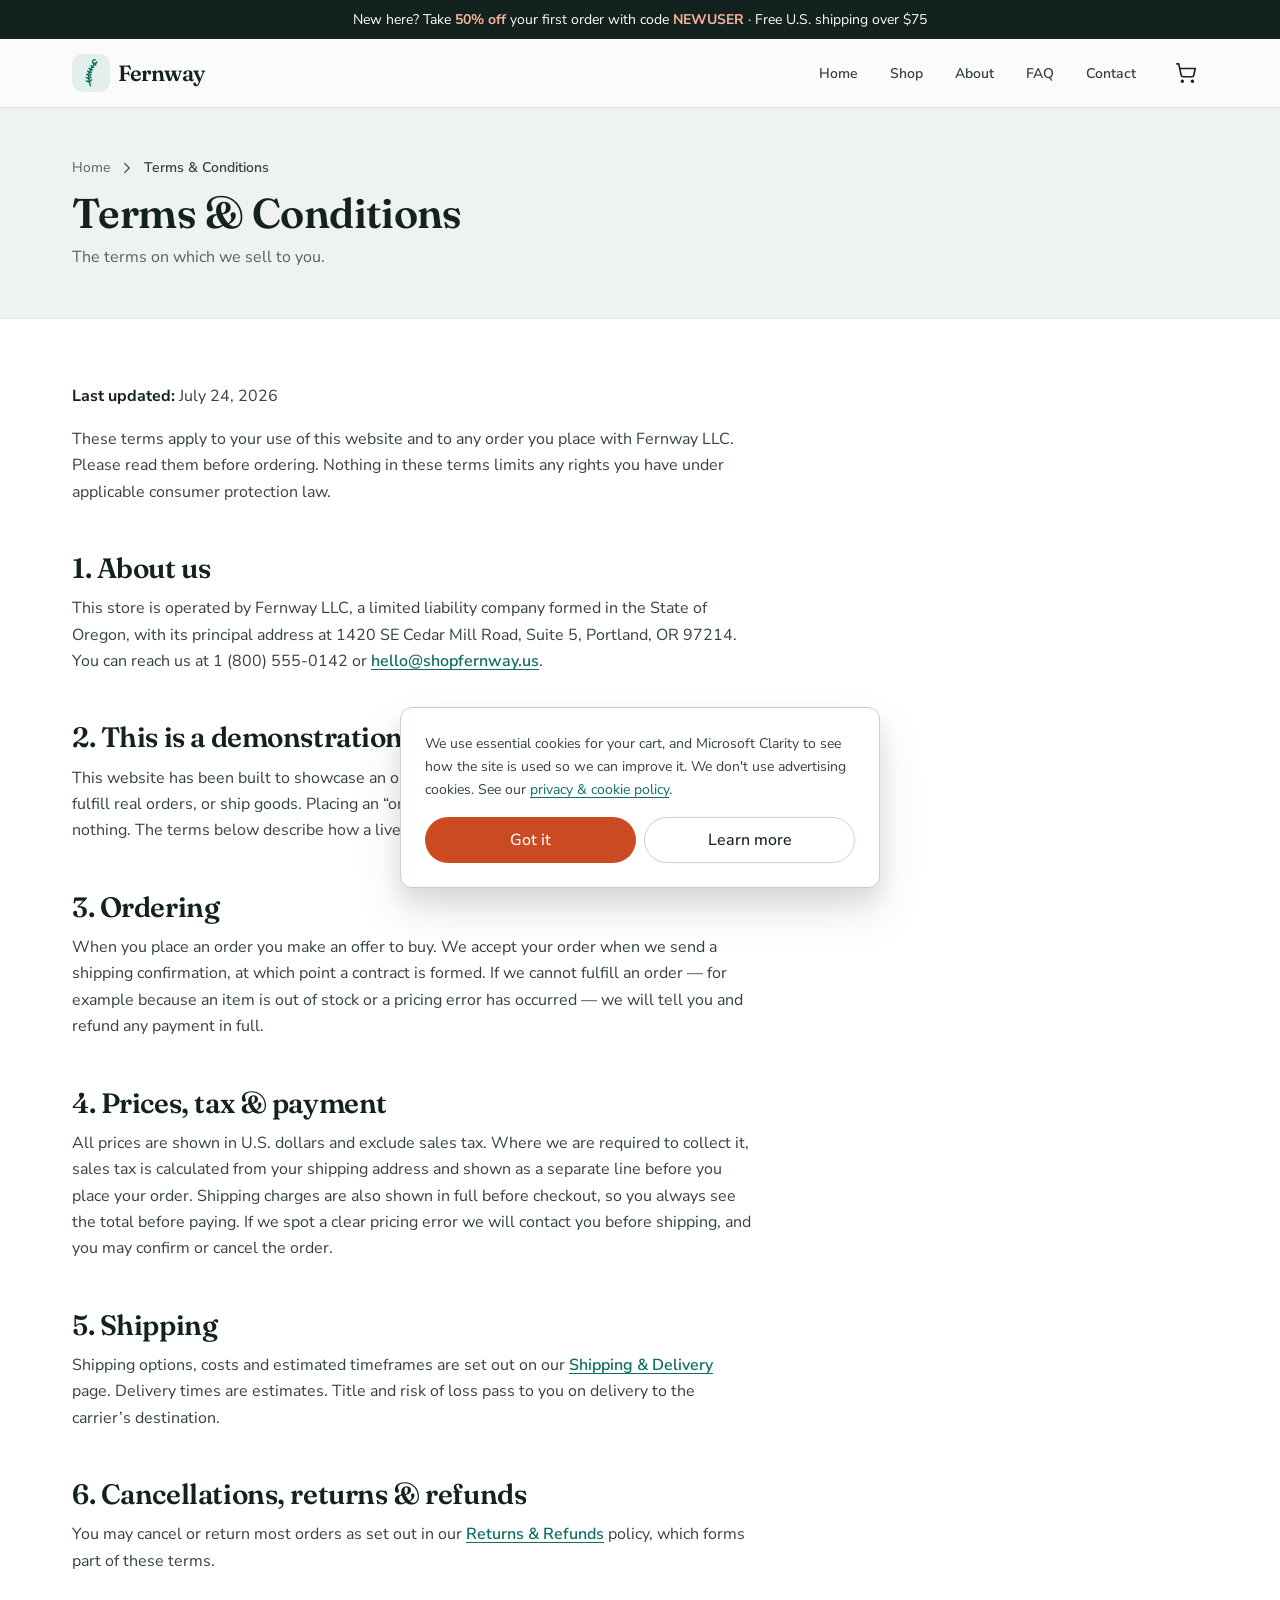
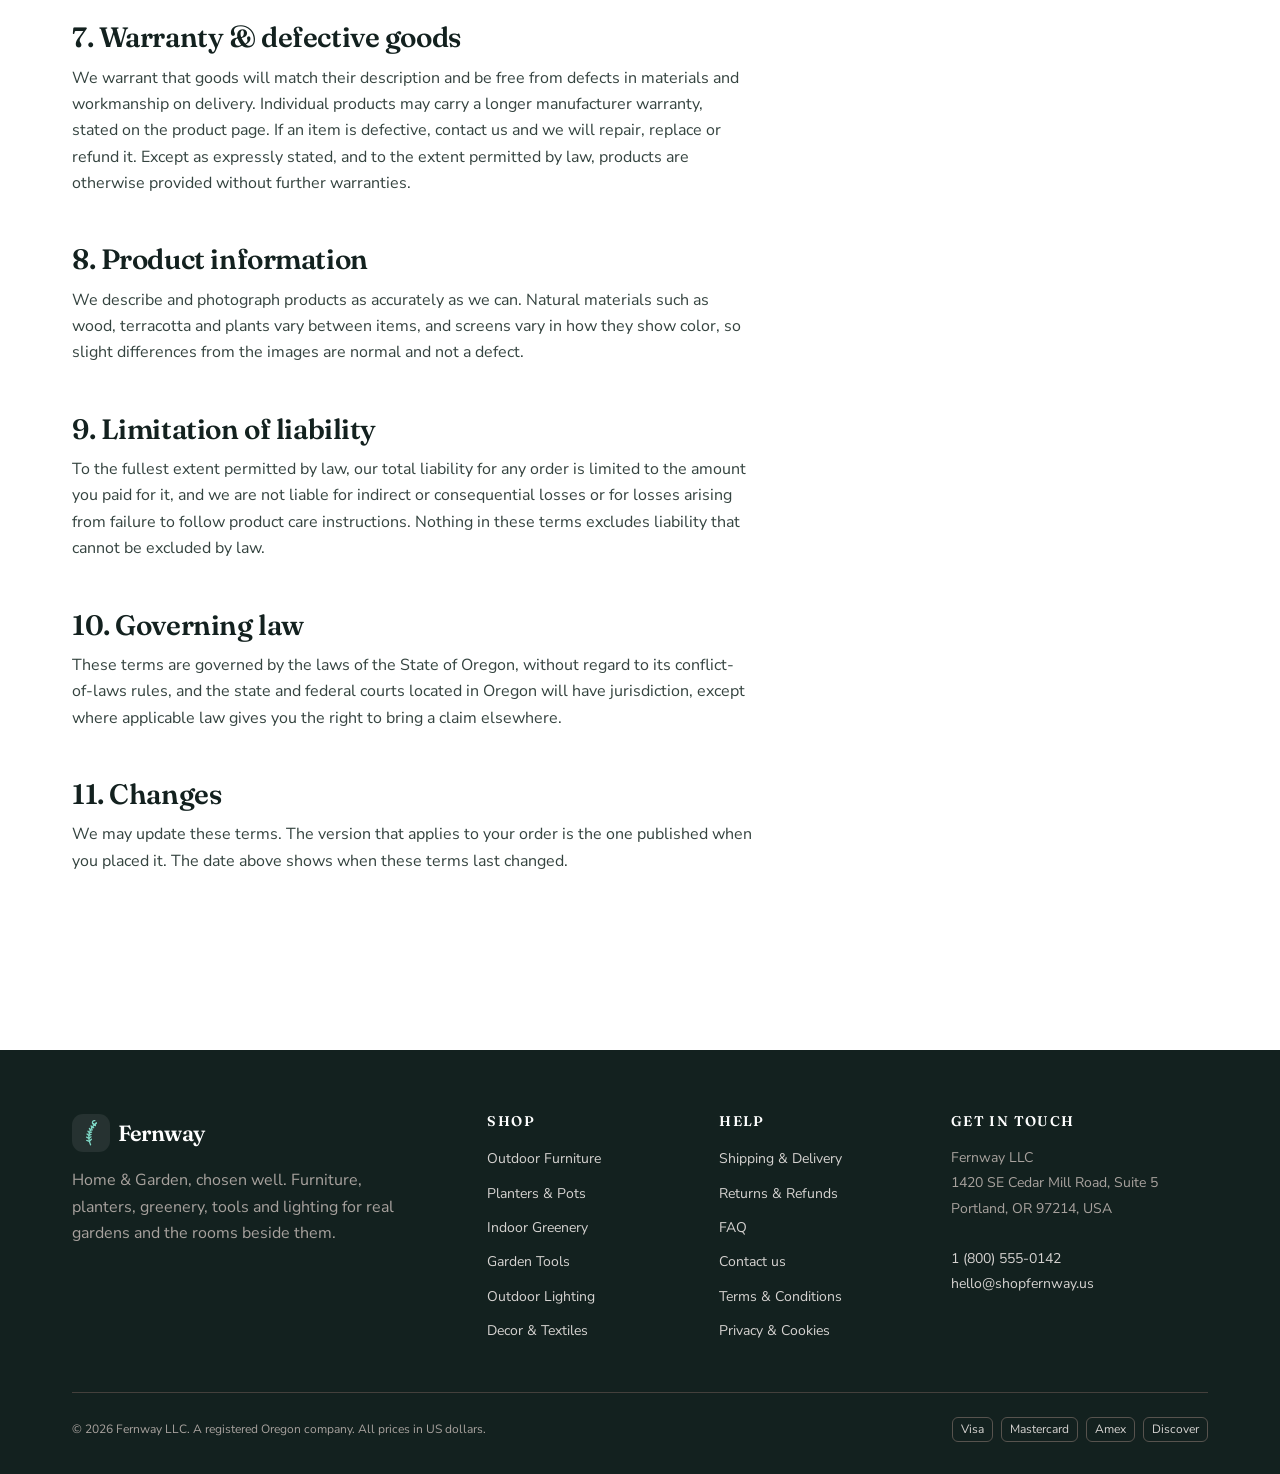
<file: terms.html>
<!DOCTYPE html>
<html lang="en">
<head>
  <meta charset="UTF-8">
  <meta name="viewport" content="width=device-width, initial-scale=1.0">
  <title>Terms &amp; Conditions &mdash; Fernway</title>
  <meta name="description" content="The terms on which Fernway sells to you: ordering, pricing, sales tax, shipping, returns and your consumer rights.">
  <link rel="canonical" href="https://shopfernway.us/terms.html">
  <meta property="og:type" content="website">
  <meta property="og:site_name" content="Fernway">
  <meta property="og:title" content="Terms &amp; Conditions &mdash; Fernway">
  <meta property="og:description" content="The terms on which Fernway sells to you: ordering, pricing, sales tax, shipping, returns and your consumer rights.">
  <meta property="og:url" content="https://shopfernway.us/terms.html">
  <meta property="og:image" content="https://shopfernway.us/assets/images/hero-patio.jpg">
  <meta name="twitter:card" content="summary_large_image">
  <link rel="icon" href="assets/favicon.svg" type="image/svg+xml">
  <link rel="preload" href="assets/fonts/fraunces-600.woff2" as="font" type="font/woff2" crossorigin>
  <link rel="preload" href="assets/fonts/nunito-sans-400.woff2" as="font" type="font/woff2" crossorigin>
  <link rel="stylesheet" href="css/styles.css">
  <script type="text/javascript">(function(c,l,a,r,i,t,y){c[a]=c[a]||function(){(c[a].q=c[a].q||[]).push(arguments)};t=l.createElement(r);t.async=1;t.src="https://www.clarity.ms/tag/"+i;y=l.getElementsByTagName(r)[0];y.parentNode.insertBefore(t,y);})(window, document, "clarity", "script", "xrzuqr690d");</script>
</head>
<body>
  <a class="skip-link" href="#main">Skip to content</a>

  <div class="announce">
    New here? Take <strong>50% off</strong> your first order with code <strong>NEWUSER</strong> &middot; Free U.S. shipping over $75
  </div>

  <header class="site-header">
    <div class="container header-bar">
      <a class="brand" href="index.html" aria-label="Fernway, home">
        <span class="brand-mark"><svg width="30" height="30" viewBox="0 0 32 32" fill="none" stroke="currentColor" stroke-width="1.5" stroke-linecap="round" stroke-linejoin="round" aria-hidden="true"><path d="M15.5 29.5 Q9.5 15 22 4.5"/><path d="M22 4.5 a2.2 2.2 0 1 1 -1.6 -2.6"/><path d="M14.2 25.5 16.44 23.2 M14.2 25.5 11.11 24.51 M13.62 22.14 16.02 20.35 M13.62 22.14 10.96 20.77 M13.63 18.88 16.08 17.64 M13.63 18.88 11.43 17.22 M14.19 15.75 16.61 15.03 M14.19 15.75 12.49 13.9 M15.32 12.74 17.59 12.48 M15.32 12.74 14.1 10.81 M17.01 9.85 19.05 9.95 M17.01 9.85 16.21 7.97 M19.27 7.08 21.04 7.43 M19.27 7.08 18.8 5.33"/></svg></span>
        Fernway
      </a>

      <nav class="primary-nav" data-primary-nav aria-label="Main">
        <ul>
          <li><a href="index.html">Home</a></li>
          <li><a href="shop.html">Shop</a></li>
          <li><a href="about.html">About</a></li>
          <li><a href="faq.html">FAQ</a></li>
          <li><a href="contact.html">Contact</a></li>
        </ul>
      </nav>

      <div class="header-actions">
        <a class="icon-btn" href="cart.html" aria-label="Cart">
          <svg width="22" height="22" viewBox="0 0 24 24" fill="none" stroke="currentColor" stroke-width="1.75" stroke-linecap="round" stroke-linejoin="round" aria-hidden="true"><circle cx="8" cy="21" r="1"/><circle cx="19" cy="21" r="1"/><path d="M2.05 2.05h2l2.66 12.42a2 2 0 0 0 2 1.58h9.78a2 2 0 0 0 1.95-1.57l1.65-7.43H5.12"/></svg>
          <span class="cart-count" data-cart-count data-count="0">0</span>
        </a>
        <button class="nav-toggle" data-nav-toggle aria-expanded="false" aria-label="Open menu">
          <svg width="22" height="22" viewBox="0 0 24 24" fill="none" stroke="currentColor" stroke-width="1.75" stroke-linecap="round" stroke-linejoin="round" aria-hidden="true"><line x1="4" y1="6" x2="20" y2="6"/><line x1="4" y1="12" x2="20" y2="12"/><line x1="4" y1="18" x2="20" y2="18"/></svg>
        </button>
      </div>
    </div>
  </header>

  <main id="main">
    <section class="page-header">
      <div class="container">
        <nav aria-label="Breadcrumb">
          <ol class="breadcrumb">
        <li><a href="index.html">Home</a> <svg width="18" height="18" viewBox="0 0 24 24" fill="none" stroke="currentColor" stroke-width="2" stroke-linecap="round" stroke-linejoin="round" aria-hidden="true"><polyline points="9 18 15 12 9 6"/></svg></li>
        <li aria-current="page">Terms &amp; Conditions</li>
        </ol>
        </nav>
        <h1>Terms &amp; Conditions</h1>
        <p>The terms on which we sell to you.</p>
      </div>
    </section>

    <section class="section container">
      <div class="prose">
        <p><strong>Last updated:</strong> July 24, 2026</p>
        <p>These terms apply to your use of this website and to any order you place with Fernway LLC.
          Please read them before ordering. Nothing in these terms limits any rights you have under applicable
          consumer protection law.</p>

        <h2>1. About us</h2>
        <p>This store is operated by Fernway LLC, a limited liability company formed in the State of
          Oregon, with its principal address at 1420 SE Cedar Mill Road, Suite 5, Portland, OR 97214. You can
          reach us at 1 (800) 555-0142 or
          <a href="mailto:hello@shopfernway.us">hello@shopfernway.us</a>.</p>

        <h2>2. This is a demonstration store</h2>
        <p>This website has been built to showcase an online storefront. It does not take real payments,
          fulfill real orders, or ship goods. Placing an &ldquo;order&rdquo; here creates no contract and
          charges you nothing. The terms below describe how a live version of this store would operate.</p>

        <h2>3. Ordering</h2>
        <p>When you place an order you make an offer to buy. We accept your order when we send a shipping
          confirmation, at which point a contract is formed. If we cannot fulfill an order &mdash; for example
          because an item is out of stock or a pricing error has occurred &mdash; we will tell you and refund
          any payment in full.</p>

        <h2>4. Prices, tax &amp; payment</h2>
        <p>All prices are shown in U.S. dollars and exclude sales tax. Where we are required to collect it,
          sales tax is calculated from your shipping address and shown as a separate line before you place your
          order. Shipping charges are also shown in full before checkout, so you always see the total before
          paying. If we spot a clear pricing error we will contact you before shipping, and you may confirm or
          cancel the order.</p>

        <h2>5. Shipping</h2>
        <p>Shipping options, costs and estimated timeframes are set out on our
          <a href="shipping.html">Shipping &amp; Delivery</a> page. Delivery times are estimates. Title and
          risk of loss pass to you on delivery to the carrier&rsquo;s destination.</p>

        <h2>6. Cancellations, returns &amp; refunds</h2>
        <p>You may cancel or return most orders as set out in our <a href="returns.html">Returns &amp; Refunds</a>
          policy, which forms part of these terms.</p>

        <h2>7. Warranty &amp; defective goods</h2>
        <p>We warrant that goods will match their description and be free from defects in materials and
          workmanship on delivery. Individual products may carry a longer manufacturer warranty, stated on the
          product page. If an item is defective, contact us and we will repair, replace or refund it. Except as
          expressly stated, and to the extent permitted by law, products are otherwise provided without further
          warranties.</p>

        <h2>8. Product information</h2>
        <p>We describe and photograph products as accurately as we can. Natural materials such as wood,
          terracotta and plants vary between items, and screens vary in how they show color, so slight
          differences from the images are normal and not a defect.</p>

        <h2>9. Limitation of liability</h2>
        <p>To the fullest extent permitted by law, our total liability for any order is limited to the amount
          you paid for it, and we are not liable for indirect or consequential losses or for losses arising
          from failure to follow product care instructions. Nothing in these terms excludes liability that
          cannot be excluded by law.</p>

        <h2>10. Governing law</h2>
        <p>These terms are governed by the laws of the State of Oregon, without regard to its conflict-of-laws
          rules, and the state and federal courts located in Oregon will have jurisdiction, except where
          applicable law gives you the right to bring a claim elsewhere.</p>

        <h2>11. Changes</h2>
        <p>We may update these terms. The version that applies to your order is the one published when you
          placed it. The date above shows when these terms last changed.</p>
      </div>
    </section>
  </main>

  <footer class="site-footer">
    <div class="container">
      <div class="footer-grid">
        <div class="footer-brand">
          <a class="brand" href="index.html">
            <span class="brand-mark"><svg width="28" height="28" viewBox="0 0 32 32" fill="none" stroke="currentColor" stroke-width="1.5" stroke-linecap="round" stroke-linejoin="round" aria-hidden="true"><path d="M15.5 29.5 Q9.5 15 22 4.5"/><path d="M22 4.5 a2.2 2.2 0 1 1 -1.6 -2.6"/><path d="M14.2 25.5 16.44 23.2 M14.2 25.5 11.11 24.51 M13.62 22.14 16.02 20.35 M13.62 22.14 10.96 20.77 M13.63 18.88 16.08 17.64 M13.63 18.88 11.43 17.22 M14.19 15.75 16.61 15.03 M14.19 15.75 12.49 13.9 M15.32 12.74 17.59 12.48 M15.32 12.74 14.1 10.81 M17.01 9.85 19.05 9.95 M17.01 9.85 16.21 7.97 M19.27 7.08 21.04 7.43 M19.27 7.08 18.8 5.33"/></svg></span>
            Fernway
          </a>
          <p>Home &amp; Garden, chosen well. Furniture, planters, greenery, tools and lighting for real gardens and the rooms beside them.</p>
        </div>
        <div class="footer-col">
          <h3>Shop</h3>
          <ul>
            <li><a href="shop.html?category=outdoor-furniture">Outdoor Furniture</a></li>
            <li><a href="shop.html?category=planters">Planters &amp; Pots</a></li>
            <li><a href="shop.html?category=indoor-greenery">Indoor Greenery</a></li>
            <li><a href="shop.html?category=tools">Garden Tools</a></li>
            <li><a href="shop.html?category=lighting">Outdoor Lighting</a></li>
            <li><a href="shop.html?category=decor">Decor &amp; Textiles</a></li>
          </ul>
        </div>
        <div class="footer-col">
          <h3>Help</h3>
          <ul>
            <li><a href="shipping.html">Shipping &amp; Delivery</a></li>
            <li><a href="returns.html">Returns &amp; Refunds</a></li>
            <li><a href="faq.html">FAQ</a></li>
            <li><a href="contact.html">Contact us</a></li>
            <li><a href="terms.html">Terms &amp; Conditions</a></li>
            <li><a href="privacy.html">Privacy &amp; Cookies</a></li>
          </ul>
        </div>
        <div class="footer-col">
          <h3>Get in touch</h3>
          <address>
            Fernway LLC<br>
            1420 SE Cedar Mill Road, Suite 5<br>
            Portland, OR 97214, USA<br><br>
            <a href="tel:+18005550142">1 (800) 555-0142</a><br>
            <a href="mailto:hello@shopfernway.us">hello@shopfernway.us</a>
          </address>
        </div>
      </div>
      <div class="footer-bottom">
        <p>&copy; <span data-year>2026</span> Fernway LLC. A registered Oregon company. All prices in US dollars.</p>
        <div class="pay-badges" aria-label="Accepted payment methods">
          <span>Visa</span><span>Mastercard</span><span>Amex</span><span>Discover</span>
        </div>
      </div>
    </div>
  </footer>

  <script type="module" src="js/site.js"></script>
</body>
</html>
</file>
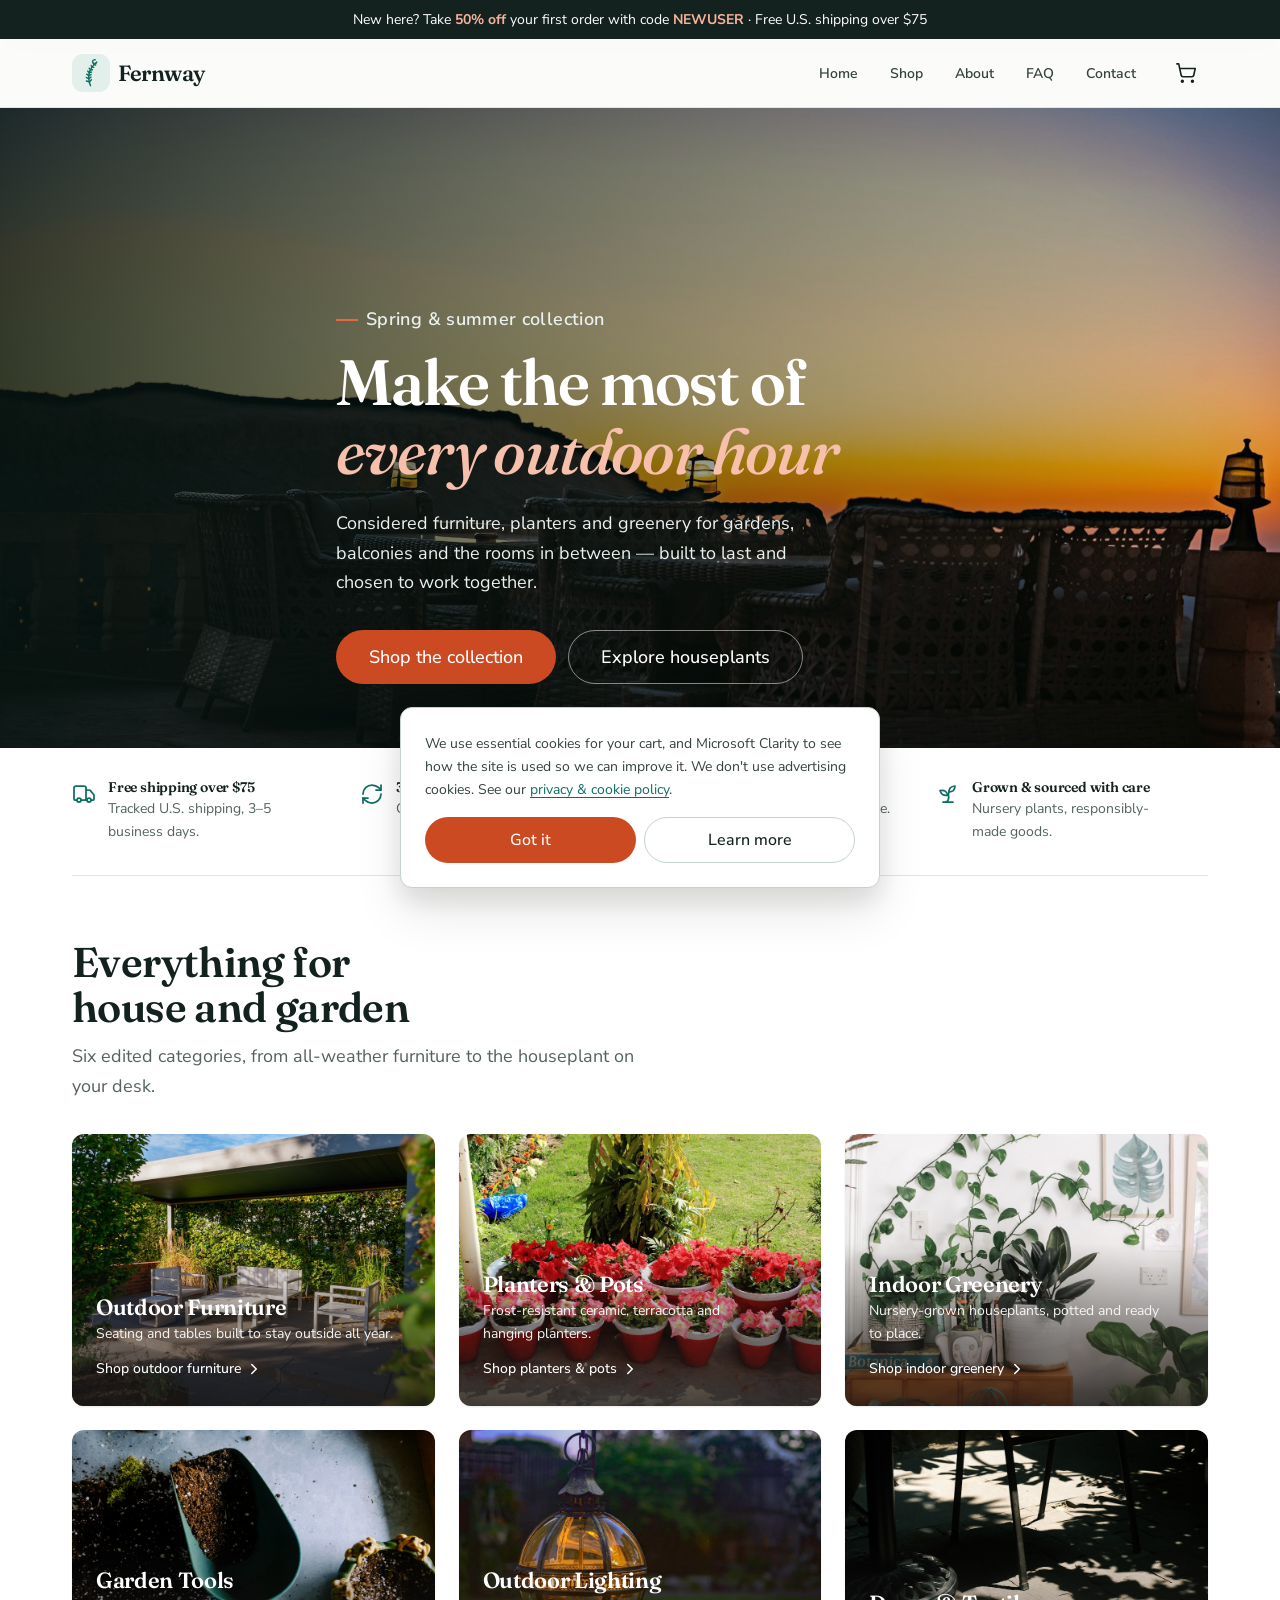
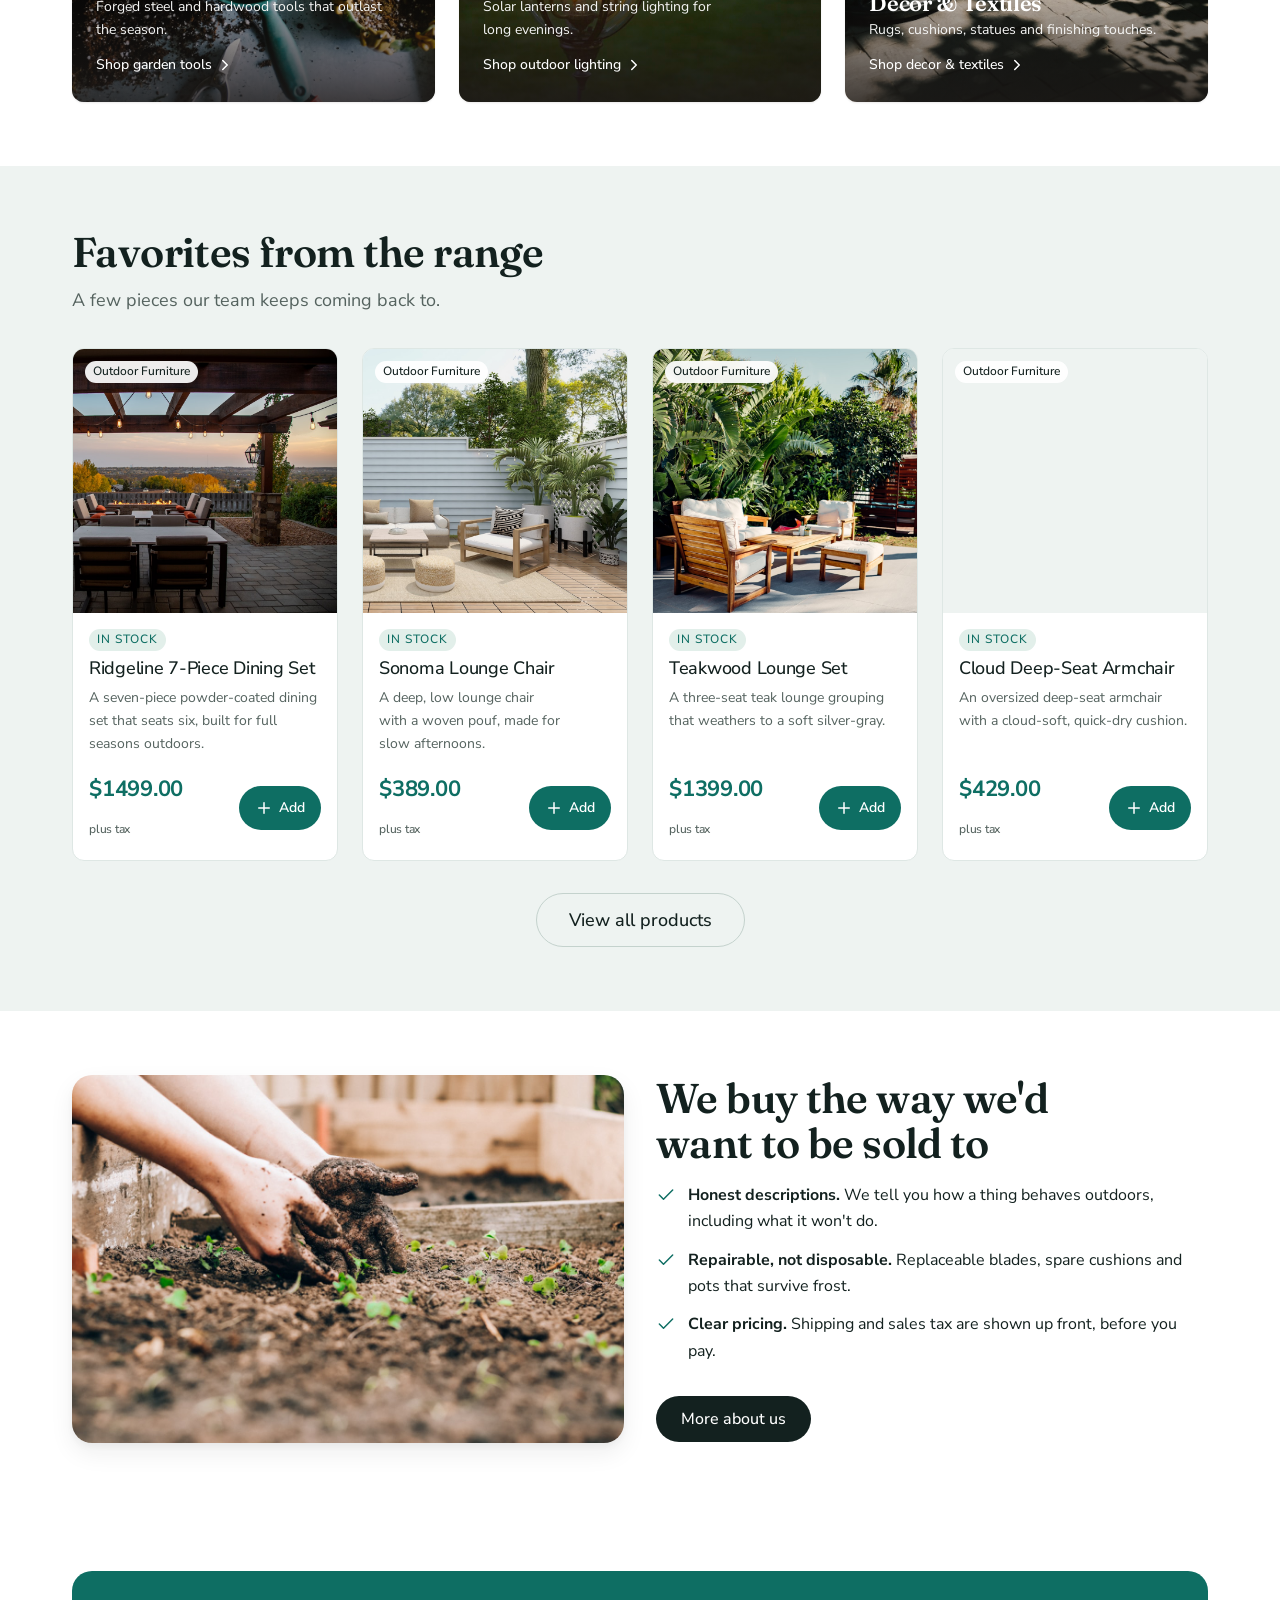
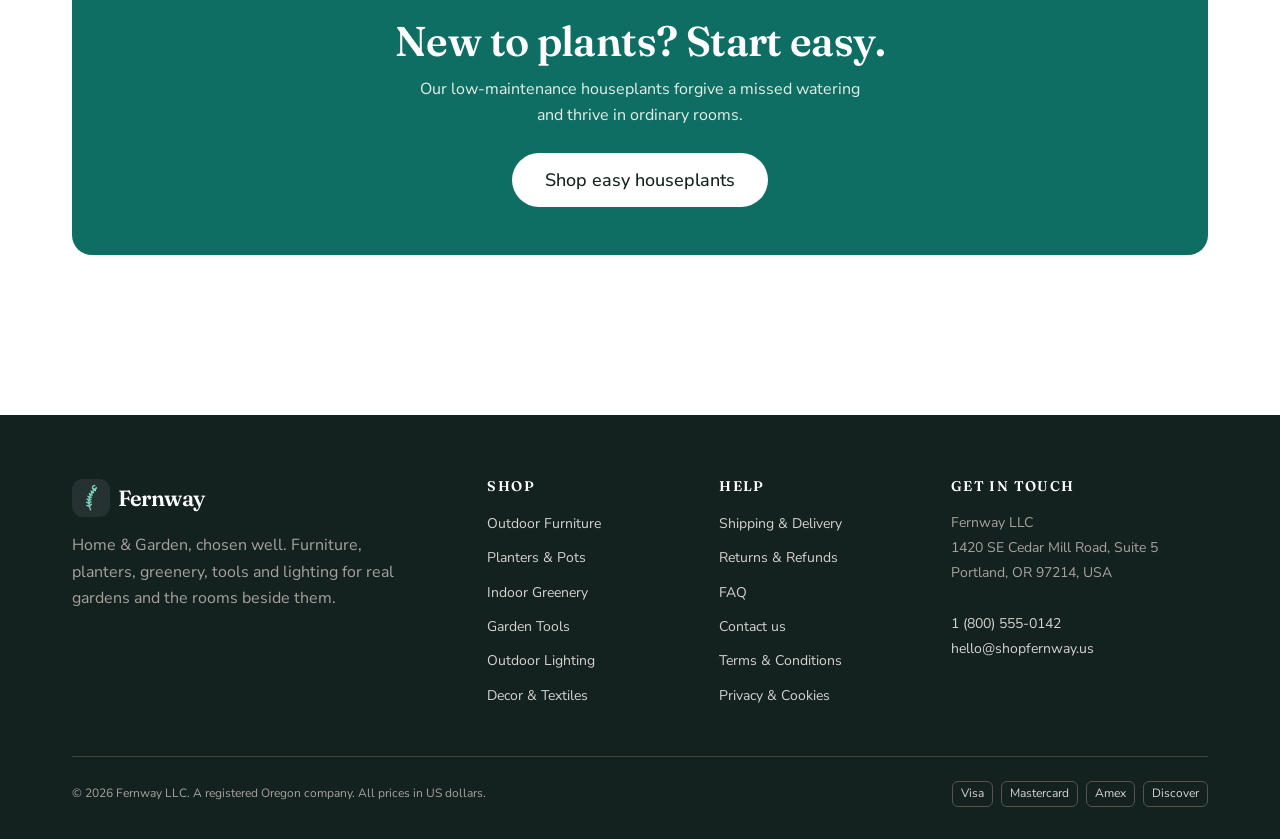
<file: thankyou.html>
<!DOCTYPE html>
<html lang="en">
<head>
  <meta charset="UTF-8">
  <meta name="viewport" content="width=device-width, initial-scale=1.0">
  <title>Fernway — Home &amp; Garden, chosen well</title>
  <meta name="description" content="Fernway is a Home &amp; Garden shop: outdoor furniture, planters, houseplants, tools, lighting and decor. Free U.S. shipping over $75, 30-day returns.">
  <link rel="canonical" href="https://shopfernway.us/">
  <meta property="og:type" content="website">
  <meta property="og:site_name" content="Fernway">
  <meta property="og:title" content="Fernway — Home &amp; Garden, chosen well">
  <meta property="og:description" content="Home &amp; Garden, chosen well. New here? Take 50% off your first order with code NEWUSER. Free U.S. shipping over $75.">
  <meta property="og:url" content="https://shopfernway.us/">
  <meta property="og:image" content="https://shopfernway.us/assets/images/hero-patio.jpg">
  <meta name="twitter:card" content="summary_large_image">
  <link rel="icon" href="assets/favicon.svg" type="image/svg+xml">
  <link rel="preload" href="assets/fonts/fraunces-600.woff2" as="font" type="font/woff2" crossorigin>
  <link rel="preload" href="assets/fonts/nunito-sans-400.woff2" as="font" type="font/woff2" crossorigin>
  <link rel="stylesheet" href="css/styles.css">
  <script type="text/javascript">(function(c,l,a,r,i,t,y){c[a]=c[a]||function(){(c[a].q=c[a].q||[]).push(arguments)};t=l.createElement(r);t.async=1;t.src="https://www.clarity.ms/tag/"+i;y=l.getElementsByTagName(r)[0];y.parentNode.insertBefore(t,y);})(window, document, "clarity", "script", "xrzuqr690d");</script>









<!-- E DELL Privacy-friendly analytics by Plausible -->
<script async src="https://plausible.io/js/pa-n4ScyDCXSCBa0_HI2Vk3L.js"></script>
<script>
  window.plausible=window.plausible||function(){(plausible.q=plausible.q||[]).push(arguments)},plausible.init=plausible.init||function(i){plausible.o=i||{}};
  plausible.init()
</script>


</head>
<body>
  <a class="skip-link" href="#main">Skip to content</a>

  <div class="announce">
    New here? Take <strong>50% off</strong> your first order with code <strong>NEWUSER</strong> · Free U.S. shipping over $75
  </div>

  <header class="site-header">
    <div class="container header-bar">
      <a class="brand" href="index.html" aria-label="Fernway, home">
        <span class="brand-mark"><svg width="30" height="30" viewBox="0 0 32 32" fill="none" stroke="currentColor" stroke-width="1.5" stroke-linecap="round" stroke-linejoin="round" aria-hidden="true"><path d="M15.5 29.5 Q9.5 15 22 4.5"/><path d="M22 4.5 a2.2 2.2 0 1 1 -1.6 -2.6"/><path d="M14.2 25.5 16.44 23.2 M14.2 25.5 11.11 24.51 M13.62 22.14 16.02 20.35 M13.62 22.14 10.96 20.77 M13.63 18.88 16.08 17.64 M13.63 18.88 11.43 17.22 M14.19 15.75 16.61 15.03 M14.19 15.75 12.49 13.9 M15.32 12.74 17.59 12.48 M15.32 12.74 14.1 10.81 M17.01 9.85 19.05 9.95 M17.01 9.85 16.21 7.97 M19.27 7.08 21.04 7.43 M19.27 7.08 18.8 5.33"/></svg></span>
        Fernway
      </a>

      <nav class="primary-nav" data-primary-nav aria-label="Main">
        <ul>
          <li><a href="index.html">Home</a></li>
          <li><a href="shop.html">Shop</a></li>
          <li><a href="about.html">About</a></li>
          <li><a href="faq.html">FAQ</a></li>
          <li><a href="contact.html">Contact</a></li>
        </ul>
      </nav>

      <div class="header-actions">
        <a class="icon-btn" href="cart.html" aria-label="Cart">
          <svg width="22" height="22" viewBox="0 0 24 24" fill="none" stroke="currentColor" stroke-width="1.75" stroke-linecap="round" stroke-linejoin="round" aria-hidden="true"><circle cx="8" cy="21" r="1"/><circle cx="19" cy="21" r="1"/><path d="M2.05 2.05h2l2.66 12.42a2 2 0 0 0 2 1.58h9.78a2 2 0 0 0 1.95-1.57l1.65-7.43H5.12"/></svg>
          <span class="cart-count" data-cart-count data-count="0">0</span>
        </a>
        <button class="nav-toggle" data-nav-toggle aria-expanded="false" aria-controls="main-nav" aria-label="Open menu">
          <svg width="22" height="22" viewBox="0 0 24 24" fill="none" stroke="currentColor" stroke-width="1.75" stroke-linecap="round" stroke-linejoin="round" aria-hidden="true"><line x1="4" y1="6" x2="20" y2="6"/><line x1="4" y1="12" x2="20" y2="12"/><line x1="4" y1="18" x2="20" y2="18"/></svg>
        </button>
      </div>
    </div>
  </header>

  <main id="main">
    <!-- Hero -->
    <section class="hero">
      <div class="hero-media">
        <img src="assets/images/hero-patio.jpg" alt="An outdoor seating area at sunset overlooking the water" width="1920" height="1080" fetchpriority="high" decoding="async">
      </div>
      <div class="container hero-inner">
        <p class="hero-kicker">Spring &amp; summer collection</p>
        <h1>Make the most of<br><em>every outdoor hour</em></h1>
        <p>Considered furniture, planters and greenery for gardens, balconies and the rooms in between — built to last and chosen to work together.</p>
        <div class="hero-actions">
          <a class="btn btn-primary btn-lg" href="shop.html">Shop the collection</a>
          <a class="btn btn-ghost btn-lg" href="shop.html?category=indoor-greenery">Explore houseplants</a>
        </div>
      </div>
    </section>

    <!-- Trust row -->
    <div class="container">
      <div class="trust-row">
        <div class="trust-item">
          <svg width="24" height="24" viewBox="0 0 24 24" fill="none" stroke="currentColor" stroke-width="1.75" stroke-linecap="round" stroke-linejoin="round" aria-hidden="true"><path d="M14 18V6a2 2 0 0 0-2-2H4a2 2 0 0 0-2 2v11a1 1 0 0 0 1 1h2"/><path d="M15 18H9"/><path d="M19 18h2a1 1 0 0 0 1-1v-3.65a1 1 0 0 0-.22-.62l-3.48-4.35A1 1 0 0 0 17.52 8H14"/><circle cx="17" cy="18" r="2"/><circle cx="7" cy="18" r="2"/></svg>
          <div><h3>Free shipping over $75</h3><p>Tracked U.S. shipping, 3–5 business days.</p></div>
        </div>
        <div class="trust-item">
          <svg width="24" height="24" viewBox="0 0 24 24" fill="none" stroke="currentColor" stroke-width="1.75" stroke-linecap="round" stroke-linejoin="round" aria-hidden="true"><path d="M3 12a9 9 0 0 1 9-9 9.75 9.75 0 0 1 6.74 2.74L21 8"/><path d="M21 3v5h-5"/><path d="M21 12a9 9 0 0 1-9 9 9.75 9.75 0 0 1-6.74-2.74L3 16"/><path d="M8 16H3v5"/></svg>
          <div><h3>30-day returns</h3><p>Changed your mind? Send it back.</p></div>
        </div>
        <div class="trust-item">
          <svg width="24" height="24" viewBox="0 0 24 24" fill="none" stroke="currentColor" stroke-width="1.75" stroke-linecap="round" stroke-linejoin="round" aria-hidden="true"><path d="M20 13c0 5-3.5 7.5-7.66 8.95a1 1 0 0 1-.67-.01C7.5 20.5 4 18 4 13V6a1 1 0 0 1 1-1c2 0 4.5-1.2 6.24-2.72a1.17 1.17 0 0 1 1.52 0C14.51 3.81 17 5 19 5a1 1 0 0 1 1 1Z"/><path d="m9 12 2 2 4-4"/></svg>
          <div><h3>Built to last</h3><p>Guarantees on every larger piece.</p></div>
        </div>
        <div class="trust-item">
          <svg width="24" height="24" viewBox="0 0 24 24" fill="none" stroke="currentColor" stroke-width="1.75" stroke-linecap="round" stroke-linejoin="round" aria-hidden="true"><path d="M7 20h10"/><path d="M10 20c5.5-2.5.8-6.4 3-10"/><path d="M9.5 9.4c1.1.8 1.8 2.2 2.3 3.7-2 .4-3.5.4-4.8-.3-1.2-.6-2.3-1.9-3-4.2 2.8-.5 4.4 0 5.5.8Z"/><path d="M14.1 6a7 7 0 0 0-1.1 4c1.9-.1 3.3-.6 4.3-1.4 1-1 1.6-2.3 1.7-4.6-2.7.1-4 1-4.9 2Z"/></svg>
          <div><h3>Grown &amp; sourced with care</h3><p>Nursery plants, responsibly-made goods.</p></div>
        </div>
      </div>
    </div>

    <!-- Categories -->
    <section class="section container">
      <div class="section-head">
        <h2>Everything for house and garden</h2>
        <p>Six edited categories, from all-weather furniture to the houseplant on your desk.</p>
      </div>
      <div class="card-grid" data-category-grid></div>
    </section>

    <!-- Featured -->
    <section class="section-sunk">
      <div class="section container">
        <div class="section-head">
          <h2>Favorites from the range</h2>
          <p>A few pieces our team keeps coming back to.</p>
        </div>
        <div data-featured-grid></div>
        <div class="text-center mt-6">
          <a class="btn btn-ghost btn-lg" href="shop.html">View all products</a>
        </div>
      </div>
    </section>

    <!-- Editorial split -->
    <section class="section container">
      <div class="split reveal">
        <div class="split-media">
          <img src="assets/images/editorial-workshop.jpg" alt="Hands pressing a young seedling into dark potting soil" width="1200" height="800" loading="lazy" decoding="async">
        </div>
        <div class="split-body">
          <h2>We buy the way we'd want to be sold to</h2>
          <ul class="feature-list">
            <li><svg width="20" height="20" viewBox="0 0 24 24" fill="none" stroke="currentColor" stroke-width="1.75" stroke-linecap="round" stroke-linejoin="round" aria-hidden="true"><polyline points="20 6 9 17 4 12"/></svg><span><strong>Honest descriptions.</strong> We tell you how a thing behaves outdoors, including what it won't do.</span></li>
            <li><svg width="20" height="20" viewBox="0 0 24 24" fill="none" stroke="currentColor" stroke-width="1.75" stroke-linecap="round" stroke-linejoin="round" aria-hidden="true"><polyline points="20 6 9 17 4 12"/></svg><span><strong>Repairable, not disposable.</strong> Replaceable blades, spare cushions and pots that survive frost.</span></li>
            <li><svg width="20" height="20" viewBox="0 0 24 24" fill="none" stroke="currentColor" stroke-width="1.75" stroke-linecap="round" stroke-linejoin="round" aria-hidden="true"><polyline points="20 6 9 17 4 12"/></svg><span><strong>Clear pricing.</strong> Shipping and sales tax are shown up front, before you pay.</span></li>
          </ul>
          <a class="btn btn-dark" href="about.html">More about us</a>
        </div>
      </div>
    </section>

    <!-- CTA band -->
    <section class="section container">
      <div class="cta-band reveal">
        <h2>New to plants? Start easy.</h2>
        <p>Our low-maintenance houseplants forgive a missed watering and thrive in ordinary rooms.</p>
        <a class="btn btn-primary btn-lg" href="shop.html?category=indoor-greenery">Shop easy houseplants</a>
      </div>
    </section>
  </main>

  <footer class="site-footer">
    <div class="container">
      <div class="footer-grid">
        <div class="footer-brand">
          <a class="brand" href="index.html">
            <span class="brand-mark"><svg width="28" height="28" viewBox="0 0 32 32" fill="none" stroke="currentColor" stroke-width="1.5" stroke-linecap="round" stroke-linejoin="round" aria-hidden="true"><path d="M15.5 29.5 Q9.5 15 22 4.5"/><path d="M22 4.5 a2.2 2.2 0 1 1 -1.6 -2.6"/><path d="M14.2 25.5 16.44 23.2 M14.2 25.5 11.11 24.51 M13.62 22.14 16.02 20.35 M13.62 22.14 10.96 20.77 M13.63 18.88 16.08 17.64 M13.63 18.88 11.43 17.22 M14.19 15.75 16.61 15.03 M14.19 15.75 12.49 13.9 M15.32 12.74 17.59 12.48 M15.32 12.74 14.1 10.81 M17.01 9.85 19.05 9.95 M17.01 9.85 16.21 7.97 M19.27 7.08 21.04 7.43 M19.27 7.08 18.8 5.33"/></svg></span>
            Fernway
          </a>
          <p>Home &amp; Garden, chosen well. Furniture, planters, greenery, tools and lighting for real gardens and the rooms beside them.</p>
        </div>
        <div class="footer-col">
          <h3>Shop</h3>
          <ul>
            <li><a href="shop.html?category=outdoor-furniture">Outdoor Furniture</a></li>
            <li><a href="shop.html?category=planters">Planters &amp; Pots</a></li>
            <li><a href="shop.html?category=indoor-greenery">Indoor Greenery</a></li>
            <li><a href="shop.html?category=tools">Garden Tools</a></li>
            <li><a href="shop.html?category=lighting">Outdoor Lighting</a></li>
            <li><a href="shop.html?category=decor">Decor &amp; Textiles</a></li>
          </ul>
        </div>
        <div class="footer-col">
          <h3>Help</h3>
          <ul>
            <li><a href="shipping.html">Shipping &amp; Delivery</a></li>
            <li><a href="returns.html">Returns &amp; Refunds</a></li>
            <li><a href="faq.html">FAQ</a></li>
            <li><a href="contact.html">Contact us</a></li>
            <li><a href="terms.html">Terms &amp; Conditions</a></li>
            <li><a href="privacy.html">Privacy &amp; Cookies</a></li>
          </ul>
        </div>
        <div class="footer-col">
          <h3>Get in touch</h3>
          <address>
            Fernway LLC<br>
            1420 SE Cedar Mill Road, Suite 5<br>
            Portland, OR 97214, USA<br><br>
            <a href="tel:+18005550142">1 (800) 555-0142</a><br>
            <a href="mailto:hello@shopfernway.us">hello@shopfernway.us</a>
          </address>
        </div>
      </div>
      <div class="footer-bottom">
        <p>&copy; <span data-year>2026</span> Fernway LLC. A registered Oregon company. All prices in US dollars.</p>
        <div class="pay-badges" aria-label="Accepted payment methods">
          <span>Visa</span><span>Mastercard</span><span>Amex</span><span>Discover</span>
        </div>
      </div>
    </div>
  </footer>

  <script type="module" src="js/main.js"></script>
</body>
</html>
</file>
<file: css/styles.css>
@import url('fonts.css');

/* ==========================================================================
   Design tokens
   ========================================================================== */

:root {
  /* Color — Botanic Teal. Cool botanical base, warm coral pop, on pure white.
     All pairings verified to WCAG AA (see notes in the redesign scripts). */
  --color-primary: #13211F;        /* ink: headings, body text */
  --color-on-primary: #FFFFFF;
  --color-secondary: #34433F;      /* softer heading/body */
  --color-brand: #0E6E63;          /* teal: links, prices, brand accents (6.1:1) */
  --color-brand-strong: #0A574E;   /* teal hover */
  --color-brand-050: #E2EFEA;      /* teal tint surface */
  --color-accent: #CB4A22;         /* coral CTA: white text passes AA (4.6:1) */
  --color-accent-strong: #A93B18;  /* coral hover */
  --color-accent-bright: #E9663F;  /* decorative coral (badge fills w/ ink text) */
  --color-accent-050: #FCE3DA;     /* coral tint surface */
  --color-leaf: #0E6E63;           /* legacy alias -> teal */
  --color-leaf-soft: #E2EFEA;
  --color-bg: #FFFFFF;
  --color-surface: #FFFFFF;
  --color-surface-sunk: #EEF3F1;   /* mist panel */
  --color-fg: #13211F;
  --color-fg-muted: #55635F;       /* 6.3:1 on white, 5.6:1 on mist */
  --color-border: #DEE7E4;
  --color-border-strong: #C4D2CD;
  --color-destructive: #B3261E;
  --color-warn: #A93B18;
  --color-star: #CB4A22;

  /* Type — Fraunces (display serif) + Nunito Sans (UI + body) */
  --font-display: 'Fraunces', Georgia, 'Times New Roman', serif;
  --font-heading: 'Nunito Sans', system-ui, sans-serif;
  --font-body: 'Nunito Sans', system-ui, sans-serif;
  --text-xs: 0.75rem;
  --text-sm: 0.875rem;
  --text-base: 1rem;
  --text-md: 1.125rem;
  --text-lg: 1.375rem;
  --text-xl: 1.75rem;
  --text-2xl: clamp(1.9rem, 1.5rem + 1.6vw, 2.6rem);
  --text-3xl: clamp(2.4rem, 1.5rem + 3.6vw, 4rem);
  --leading-body: 1.65;
  --leading-tight: 1.08;

  /* Space (4px base) */
  --space-1: 0.25rem;
  --space-2: 0.5rem;
  --space-3: 0.75rem;
  --space-4: 1rem;
  --space-5: 1.5rem;
  --space-6: 2rem;
  --space-7: 3rem;
  --space-8: 4rem;
  --space-9: 6rem;

  /* Shape */
  --radius-sm: 6px;
  --radius: 12px;
  --radius-lg: 20px;
  --radius-pill: 999px;
  --shadow-sm: 0 1px 2px rgb(28 25 23 / 0.06), 0 1px 3px rgb(28 25 23 / 0.04);
  --shadow: 0 4px 6px rgb(28 25 23 / 0.04), 0 10px 24px rgb(28 25 23 / 0.07);
  --shadow-lg: 0 12px 24px rgb(28 25 23 / 0.10), 0 24px 48px rgb(28 25 23 / 0.10);

  /* Layout */
  --container: 1200px;
  --container-narrow: 780px;
  --header-height: 68px;

  /* Motion */
  --ease: cubic-bezier(0.22, 0.61, 0.36, 1);
  --dur-fast: 160ms;
  --dur: 240ms;
  --dur-slow: 420ms;
}

/* ==========================================================================
   Reset
   ========================================================================== */

*,
*::before,
*::after { box-sizing: border-box; }
* { margin: 0; }

html {
  -webkit-text-size-adjust: 100%;
  scroll-behavior: smooth;
  scroll-padding-top: calc(var(--header-height) + var(--space-4));
}

body {
  min-height: 100vh;
  font-family: var(--font-body);
  font-size: var(--text-base);
  line-height: var(--leading-body);
  color: var(--color-fg);
  background-color: var(--color-bg);
  -webkit-font-smoothing: antialiased;
  text-rendering: optimizeLegibility;
}

h1, h2, h3, h4, h5 {
  font-family: var(--font-display);
  line-height: var(--leading-tight);
  font-weight: 600;
  letter-spacing: -0.015em;
  text-wrap: balance;
  color: var(--color-primary);
}
/* Small UI-scale headings (card titles, sidebar) read better in the sans. */
h4, h5 { font-family: var(--font-heading); letter-spacing: -0.005em; }

p { text-wrap: pretty; }

img, picture, svg { display: block; max-width: 100%; }
img { height: auto; }

input, button, textarea, select { font: inherit; color: inherit; }
button { cursor: pointer; background: none; border: none; }

ul[class], ol[class] { list-style: none; padding: 0; }

a { color: var(--color-brand); text-underline-offset: 0.2em; }
a:hover { color: var(--color-brand-strong); }

:focus-visible {
  outline: 3px solid var(--color-brand);
  outline-offset: 2px;
  border-radius: 3px;
}

@media (prefers-reduced-motion: reduce) {
  html { scroll-behavior: auto; }
  *, *::before, *::after {
    animation-duration: 0.01ms !important;
    animation-iteration-count: 1 !important;
    transition-duration: 0.01ms !important;
  }
}

/* ==========================================================================
   Layout helpers
   ========================================================================== */

.container {
  width: 100%;
  max-width: var(--container);
  margin-inline: auto;
  padding-inline: var(--space-4);
}

.container-narrow { max-width: var(--container-narrow); }

.section { padding-block: var(--space-8); }
.section-sunk { background-color: var(--color-surface-sunk); }

.section-head {
  max-width: 60ch;
  margin-bottom: var(--space-6);
}
.section-head.center {
  margin-inline: auto;
  text-align: center;
}
.eyebrow {
  display: inline-block;
  font-family: var(--font-heading);
  font-size: var(--text-sm);
  font-weight: 500;
  letter-spacing: 0.12em;
  text-transform: uppercase;
  color: var(--color-accent);
  margin-bottom: var(--space-2);
}
.section-head h2 { font-size: var(--text-2xl); }
.section-head p {
  margin-top: var(--space-3);
  color: var(--color-fg-muted);
  font-size: var(--text-md);
}

.skip-link {
  position: absolute;
  left: var(--space-3);
  top: -100px;
  z-index: 200;
  padding: var(--space-3) var(--space-4);
  background: var(--color-primary);
  color: var(--color-on-primary);
  border-radius: var(--radius-sm);
  transition: top var(--dur) var(--ease);
}
.skip-link:focus { top: var(--space-3); color: var(--color-on-primary); }

.visually-hidden {
  position: absolute !important;
  width: 1px; height: 1px;
  padding: 0; margin: -1px;
  overflow: hidden; clip: rect(0 0 0 0);
  white-space: nowrap; border: 0;
}

/* ==========================================================================
   Buttons
   ========================================================================== */

.btn {
  display: inline-flex;
  align-items: center;
  justify-content: center;
  gap: var(--space-2);
  min-height: 46px;
  padding: var(--space-3) var(--space-5);
  font-family: var(--font-heading);
  font-weight: 500;
  font-size: var(--text-base);
  line-height: 1;
  text-decoration: none;
  border-radius: var(--radius-pill);
  border: 1.5px solid transparent;
  transition: background-color var(--dur) var(--ease),
              color var(--dur) var(--ease),
              border-color var(--dur) var(--ease),
              transform var(--dur-fast) var(--ease),
              box-shadow var(--dur) var(--ease);
}
.btn:active { transform: translateY(1px); }

.btn-primary {
  background-color: var(--color-accent);
  color: var(--color-on-primary);
}
.btn-primary:hover {
  background-color: var(--color-accent-strong);
  color: var(--color-on-primary);
  box-shadow: var(--shadow);
}

.btn-dark { background-color: var(--color-primary); color: var(--color-on-primary); }
.btn-dark:hover { background-color: #000; color: var(--color-on-primary); box-shadow: var(--shadow); }

.btn-ghost {
  background-color: transparent;
  color: var(--color-primary);
  border-color: var(--color-border-strong);
}
.btn-ghost:hover { border-color: var(--color-primary); color: var(--color-primary); background-color: var(--color-surface); }

.btn-block { width: 100%; }
.btn-lg { min-height: 54px; padding-inline: var(--space-6); font-size: var(--text-md); }
.btn[disabled] { opacity: 0.5; cursor: not-allowed; }

/* ==========================================================================
   Header
   ========================================================================== */

.site-header {
  position: sticky;
  top: 0;
  z-index: 100;
  background-color: rgb(250 250 249 / 0.82);
  backdrop-filter: saturate(140%) blur(12px);
  -webkit-backdrop-filter: saturate(140%) blur(12px);
  border-bottom: 1px solid var(--color-border);
}

.header-bar {
  display: flex;
  align-items: center;
  gap: var(--space-4);
  min-height: var(--header-height);
}

.brand {
  display: inline-flex;
  align-items: center;
  gap: var(--space-2);
  font-family: var(--font-display);
  font-weight: 600;
  font-size: var(--text-lg);
  color: var(--color-primary);
  text-decoration: none;
  letter-spacing: -0.02em;
  margin-right: auto;
}
.brand:hover { color: var(--color-primary); }
.brand-mark {
  display: inline-grid;
  place-items: center;
  width: 38px;
  height: 38px;
  border-radius: 11px;
  background: var(--color-brand-050);
  color: var(--color-brand);
  flex-shrink: 0;
}
.brand-mark svg { display: block; }
.site-footer .brand-mark { background: rgb(255 255 255 / 0.08); color: #7FD8C6; }

.primary-nav ul {
  display: flex;
  gap: var(--space-2);
  list-style: none;
  margin: 0;
  padding: 0;
}
.primary-nav a {
  display: inline-block;
  padding: var(--space-2) var(--space-3);
  color: var(--color-secondary);
  text-decoration: none;
  font-weight: 600;
  font-size: var(--text-sm);
  border-radius: var(--radius-sm);
  transition: color var(--dur) var(--ease), background-color var(--dur) var(--ease);
}
.primary-nav a:hover { color: var(--color-primary); background-color: var(--color-surface-sunk); }
.primary-nav a[aria-current="page"] { color: var(--color-accent-strong); }

.header-actions { display: flex; align-items: center; gap: var(--space-1); }

.icon-btn {
  display: inline-flex;
  align-items: center;
  justify-content: center;
  width: 44px;
  height: 44px;
  border-radius: var(--radius-sm);
  color: var(--color-primary);
  text-decoration: none;
  position: relative;
  transition: background-color var(--dur) var(--ease);
}
.icon-btn:hover { background-color: var(--color-surface-sunk); color: var(--color-primary); }

.cart-count {
  position: absolute;
  top: 4px;
  right: 2px;
  min-width: 18px;
  height: 18px;
  padding: 0 5px;
  display: none;
  align-items: center;
  justify-content: center;
  font-family: var(--font-heading);
  font-size: 11px;
  font-weight: 600;
  line-height: 1;
  color: var(--color-on-primary);
  background-color: var(--color-accent);
  border-radius: var(--radius-pill);
}
.cart-count[data-count]:not([data-count="0"]) { display: inline-flex; }

.nav-toggle { display: none; }

/* ==========================================================================
   Announcement bar
   ========================================================================== */

.announce {
  background-color: var(--color-primary);
  color: var(--color-on-primary);
  text-align: center;
  font-size: var(--text-sm);
  padding: var(--space-2) var(--space-4);
}
.announce strong { color: #F7B29B; font-weight: 700; }

/* ==========================================================================
   Footer
   ========================================================================== */

.site-footer {
  margin-top: var(--space-9);
  background-color: var(--color-primary);
  color: #D6D3D1;
  padding-block: var(--space-8) var(--space-6);
}
.site-footer h3 {
  color: var(--color-on-primary);
  font-size: var(--text-sm);
  text-transform: uppercase;
  letter-spacing: 0.1em;
  margin-bottom: var(--space-4);
}
.footer-grid {
  display: grid;
  grid-template-columns: 1fr;
  gap: var(--space-7);
}
.footer-brand p { margin-top: var(--space-3); color: #A8A29E; max-width: 34ch; }
.footer-brand .brand { color: var(--color-on-primary); }
.footer-brand .brand:hover { color: var(--color-on-primary); }
.footer-col ul { list-style: none; padding: 0; display: grid; gap: var(--space-2); }
.footer-col a { color: #D6D3D1; text-decoration: none; font-size: var(--text-sm); }
.footer-col a:hover { color: var(--color-on-primary); text-decoration: underline; }
.footer-col address { font-style: normal; color: #A8A29E; font-size: var(--text-sm); line-height: 1.8; }
.footer-col address a { color: #D6D3D1; }

.footer-bottom {
  margin-top: var(--space-7);
  padding-top: var(--space-5);
  border-top: 1px solid #44403C;
  display: flex;
  flex-wrap: wrap;
  gap: var(--space-3);
  justify-content: space-between;
  align-items: center;
  color: #A8A29E;
  font-size: var(--text-xs);
}
.footer-bottom a { color: #A8A29E; }
.pay-badges { display: flex; gap: var(--space-2); align-items: center; }
.pay-badges span {
  font-size: var(--text-xs);
  color: #D6D3D1;
  border: 1px solid #57534E;
  border-radius: var(--radius-sm);
  padding: 2px var(--space-2);
}

/* ==========================================================================
   Hero
   ========================================================================== */

.hero {
  position: relative;
  min-height: min(78vh, 640px);
  display: flex;
  align-items: flex-end;
  color: var(--color-on-primary);
  overflow: hidden;
}
.hero-media { position: absolute; inset: 0; }
.hero-media img { width: 100%; height: 100%; object-fit: cover; }
.hero-media::after {
  content: '';
  position: absolute;
  inset: 0;
  background: linear-gradient(90deg, rgb(7 22 19 / 0.82) 0%, rgb(7 22 19 / 0.48) 48%, rgb(7 22 19 / 0.12) 100%);
}
.hero-inner {
  position: relative;
  padding-block: var(--space-8);
  max-width: 42rem;
}
.hero-kicker {
  display: inline-flex;
  align-items: center;
  gap: var(--space-2);
  font-family: var(--font-heading);
  font-size: var(--text-sm);
  font-weight: 600;
  letter-spacing: 0.02em;
  color: #C9E7DF;
  margin-bottom: var(--space-3);
}
.hero-kicker::before {
  content: '';
  width: 22px;
  height: 1.5px;
  background: var(--color-accent-bright);
}
.hero h1 {
  color: var(--color-on-primary);
  font-size: var(--text-3xl);
  font-weight: 600;
  letter-spacing: -0.025em;
}
.hero h1 em {
  font-style: italic;
  font-weight: 500;
  color: #F6C0AC;
}
.hero p {
  margin-top: var(--space-5);
  font-size: var(--text-md);
  color: #EAF1EE;
  max-width: 46ch;
}
.hero-actions {
  margin-top: var(--space-6);
  display: flex;
  flex-wrap: wrap;
  gap: var(--space-3);
}
.hero .btn-ghost {
  color: var(--color-on-primary);
  border-color: rgb(255 255 255 / 0.5);
}
.hero .btn-ghost:hover {
  background-color: rgb(255 255 255 / 0.12);
  border-color: var(--color-on-primary);
  color: var(--color-on-primary);
}

/* ==========================================================================
   Trust row
   ========================================================================== */

.trust-row {
  display: grid;
  grid-template-columns: repeat(2, 1fr);
  gap: var(--space-4);
  padding-block: var(--space-6);
  border-bottom: 1px solid var(--color-border);
}
.trust-item {
  display: flex;
  gap: var(--space-3);
  align-items: flex-start;
}
.trust-item svg { color: var(--color-leaf); flex-shrink: 0; margin-top: 2px; }
.trust-item h3 { font-size: var(--text-sm); margin-bottom: 2px; }
.trust-item p { font-size: var(--text-sm); color: var(--color-fg-muted); }

/* ==========================================================================
   Category grid
   ========================================================================== */

.card-grid {
  display: grid;
  gap: var(--space-5);
  grid-template-columns: 1fr;
}

.category-card {
  position: relative;
  display: block;
  border-radius: var(--radius);
  overflow: hidden;
  text-decoration: none;
  color: var(--color-on-primary);
  aspect-ratio: 4 / 3;
  box-shadow: var(--shadow-sm);
}
.category-card img {
  width: 100%;
  height: 100%;
  object-fit: cover;
  transition: transform var(--dur-slow) var(--ease);
}
.category-card::after {
  content: '';
  position: absolute;
  inset: 0;
  background: linear-gradient(180deg, rgb(28 25 23 / 0) 40%, rgb(28 25 23 / 0.82) 100%);
}
.category-card:hover img { transform: scale(1.05); }
.category-card:hover { color: var(--color-on-primary); }
.category-card .cat-body {
  position: absolute;
  inset-inline: 0;
  bottom: 0;
  z-index: 1;
  padding: var(--space-5);
}
.category-card h3 { color: var(--color-on-primary); font-size: var(--text-lg); }
.category-card p { font-size: var(--text-sm); color: #F5F5F4; margin-top: 2px; }
.category-card .cat-link {
  display: inline-flex;
  align-items: center;
  gap: 4px;
  margin-top: var(--space-3);
  font-family: var(--font-heading);
  font-size: var(--text-sm);
  font-weight: 500;
}
.category-card svg { transition: transform var(--dur) var(--ease); }
.category-card:hover svg { transform: translateX(4px); }

/* ==========================================================================
   Product cards
   ========================================================================== */

.product-grid {
  display: grid;
  gap: var(--space-5);
  grid-template-columns: repeat(2, 1fr);
}

.product-card {
  display: flex;
  flex-direction: column;
  background-color: var(--color-surface);
  border: 1px solid var(--color-border);
  border-radius: var(--radius);
  overflow: hidden;
  transition: box-shadow var(--dur) var(--ease), transform var(--dur) var(--ease), border-color var(--dur) var(--ease);
}
.product-card:hover {
  box-shadow: var(--shadow);
  transform: translateY(-3px);
  border-color: var(--color-border-strong);
}
.product-media {
  position: relative;
  display: block;
  aspect-ratio: 1 / 1;
  background-color: var(--color-surface-sunk);
  overflow: hidden;
}
.product-media img {
  width: 100%;
  height: 100%;
  object-fit: cover;
  transition: transform var(--dur-slow) var(--ease);
}
.product-card:hover .product-media img { transform: scale(1.04); }

.badge {
  display: inline-flex;
  align-items: center;
  gap: 4px;
  font-family: var(--font-heading);
  font-size: var(--text-xs);
  font-weight: 500;
  padding: 3px var(--space-2);
  border-radius: var(--radius-pill);
  line-height: 1.3;
}
.badge-stock { background-color: var(--color-leaf-soft); color: var(--color-leaf); }
.badge-low { background-color: var(--color-accent-050); color: var(--color-accent-strong); }
.badge-out { background-color: #F3F1EE; color: var(--color-fg-muted); }
.badge-float {
  position: absolute;
  top: var(--space-3);
  left: var(--space-3);
  background-color: rgb(255 255 255 / 0.92);
  color: var(--color-primary);
  backdrop-filter: blur(4px);
}

.product-body {
  display: flex;
  flex-direction: column;
  flex: 1;
  padding: var(--space-4);
  gap: var(--space-2);
}
.product-cat {
  font-size: var(--text-xs);
  text-transform: uppercase;
  letter-spacing: 0.08em;
  color: var(--color-fg-muted);
  font-weight: 600;
}
.product-title {
  font-family: var(--font-heading);
  font-size: var(--text-md);
  font-weight: 500;
}
.product-title a { color: var(--color-primary); text-decoration: none; }
.product-title a:hover { color: var(--color-accent-strong); }
.product-summary { font-size: var(--text-sm); color: var(--color-fg-muted); flex: 1; }
.product-foot {
  display: flex;
  align-items: center;
  justify-content: space-between;
  gap: var(--space-3);
  margin-top: var(--space-2);
}
.price {
  font-family: var(--font-heading);
  font-size: var(--text-lg);
  font-weight: 700;
  color: var(--color-brand);
  letter-spacing: -0.01em;
}
.price small { font-size: var(--text-xs); font-weight: 500; color: var(--color-fg-muted); }

.add-btn {
  display: inline-flex;
  align-items: center;
  gap: 6px;
  min-height: 44px;
  padding: 0 var(--space-4);
  border-radius: var(--radius-pill);
  background-color: var(--color-brand);
  color: var(--color-on-primary);
  font-family: var(--font-heading);
  font-size: var(--text-sm);
  font-weight: 600;
  transition: background-color var(--dur) var(--ease), transform var(--dur-fast) var(--ease);
}
.add-btn:hover { background-color: var(--color-accent); }
.add-btn:active { transform: scale(0.97); }

/* ==========================================================================
   Editorial / split
   ========================================================================== */

.split {
  display: grid;
  gap: var(--space-6);
  align-items: center;
  grid-template-columns: 1fr;
}
.split-media img {
  width: 100%;
  border-radius: var(--radius-lg);
  box-shadow: var(--shadow);
  aspect-ratio: 3 / 2;
  object-fit: cover;
}
.split-body h2 { font-size: var(--text-2xl); margin-bottom: var(--space-4); }
.split-body p { color: var(--color-fg-muted); margin-bottom: var(--space-4); }
.split-body .btn { margin-top: var(--space-2); }

.feature-list { list-style: none; padding: 0; display: grid; gap: var(--space-3); margin-bottom: var(--space-5); }
.feature-list li { display: flex; gap: var(--space-3); align-items: flex-start; }
.feature-list svg { color: var(--color-leaf); flex-shrink: 0; margin-top: 3px; }

/* ==========================================================================
   Page header (interior pages)
   ========================================================================== */

.page-header {
  background-color: var(--color-surface-sunk);
  border-bottom: 1px solid var(--color-border);
  padding-block: var(--space-7);
}
.page-header h1 { font-size: var(--text-2xl); }
.page-header p { margin-top: var(--space-2); color: var(--color-fg-muted); max-width: 60ch; }

.breadcrumb {
  display: flex;
  flex-wrap: wrap;
  gap: var(--space-2);
  align-items: center;
  font-size: var(--text-sm);
  color: var(--color-fg-muted);
  margin-bottom: var(--space-3);
  list-style: none;
  padding: 0;
}
.breadcrumb a { color: var(--color-fg-muted); text-decoration: none; }
.breadcrumb a:hover { color: var(--color-accent-strong); text-decoration: underline; }
.breadcrumb li { display: flex; align-items: center; gap: var(--space-2); }
.breadcrumb li[aria-current="page"] { color: var(--color-secondary); font-weight: 600; }

/* ==========================================================================
   Shop layout
   ========================================================================== */

.shop-layout {
  display: grid;
  gap: var(--space-6);
  grid-template-columns: 1fr;
  align-items: start;
}

.shop-toolbar {
  display: flex;
  flex-wrap: wrap;
  gap: var(--space-3);
  align-items: center;
  justify-content: space-between;
  margin-bottom: var(--space-5);
}
.result-count { font-size: var(--text-sm); color: var(--color-fg-muted); }
.sort-field { display: flex; align-items: center; gap: var(--space-2); }
.sort-field label { font-size: var(--text-sm); font-weight: 600; }

.filter-panel {
  background-color: var(--color-surface);
  border: 1px solid var(--color-border);
  border-radius: var(--radius);
  padding: var(--space-5);
}
.filter-panel h2 { font-size: var(--text-md); margin-bottom: var(--space-4); }
.filter-group { margin-bottom: var(--space-5); }
.filter-group:last-child { margin-bottom: 0; }
.filter-group legend {
  font-family: var(--font-heading);
  font-size: var(--text-sm);
  font-weight: 600;
  text-transform: uppercase;
  letter-spacing: 0.06em;
  color: var(--color-fg-muted);
  padding: 0;
  margin-bottom: var(--space-3);
}
.filter-option {
  display: flex;
  align-items: center;
  gap: var(--space-3);
  min-height: 40px;
  cursor: pointer;
}
.filter-option input { width: 18px; height: 18px; accent-color: var(--color-accent); cursor: pointer; }
.filter-option .count { margin-left: auto; font-size: var(--text-sm); color: var(--color-fg-muted); }

select {
  min-height: 44px;
  padding: 0 var(--space-6) 0 var(--space-3);
  border: 1.5px solid var(--color-border-strong);
  border-radius: var(--radius-sm);
  background-color: var(--color-surface);
  font-size: var(--text-sm);
  font-weight: 600;
  appearance: none;
  background-image: url("data:image/svg+xml,%3Csvg xmlns='http://www.w3.org/2000/svg' width='16' height='16' viewBox='0 0 24 24' fill='none' stroke='%231C1917' stroke-width='2' stroke-linecap='round' stroke-linejoin='round'%3E%3Cpolyline points='6 9 12 15 18 9'/%3E%3C/svg%3E");
  background-repeat: no-repeat;
  background-position: right var(--space-3) center;
}

.empty-state {
  text-align: center;
  padding: var(--space-8) var(--space-4);
  border: 1px dashed var(--color-border-strong);
  border-radius: var(--radius);
  color: var(--color-fg-muted);
}
.empty-state h3 { margin-bottom: var(--space-2); }

/* ==========================================================================
   Product detail
   ========================================================================== */

.product-detail {
  display: grid;
  gap: var(--space-6);
  grid-template-columns: 1fr;
  align-items: start;
}
.gallery-main {
  border-radius: var(--radius-lg);
  overflow: hidden;
  background-color: var(--color-surface-sunk);
  aspect-ratio: 1 / 1;
  border: 1px solid var(--color-border);
}
.gallery-main img { width: 100%; height: 100%; object-fit: cover; }
.gallery-thumbs {
  display: grid;
  grid-template-columns: repeat(4, 1fr);
  gap: var(--space-3);
  margin-top: var(--space-3);
}
.gallery-thumb {
  border-radius: var(--radius-sm);
  overflow: hidden;
  aspect-ratio: 1 / 1;
  border: 2px solid transparent;
  padding: 0;
  background-color: var(--color-surface-sunk);
  transition: border-color var(--dur) var(--ease);
}
.gallery-thumb img { width: 100%; height: 100%; object-fit: cover; }
.gallery-thumb[aria-current="true"] { border-color: var(--color-brand); }
.gallery-thumb:hover { border-color: var(--color-border-strong); }

.detail-cat {
  font-size: var(--text-sm);
  text-transform: uppercase;
  letter-spacing: 0.08em;
  color: var(--color-brand);
  font-weight: 700;
}
.detail-title { font-size: var(--text-2xl); margin: var(--space-2) 0 var(--space-3); }
.detail-price {
  font-family: var(--font-heading);
  font-size: var(--text-2xl);
  font-weight: 600;
  color: var(--color-primary);
  margin-bottom: var(--space-4);
}
.detail-summary { font-size: var(--text-md); color: var(--color-secondary); margin-bottom: var(--space-5); }

.qty-row {
  display: flex;
  flex-wrap: wrap;
  gap: var(--space-3);
  align-items: center;
  margin-bottom: var(--space-5);
}
.qty-stepper {
  display: inline-flex;
  align-items: center;
  border: 1.5px solid var(--color-border-strong);
  border-radius: var(--radius-pill);
  overflow: hidden;
}
.qty-stepper button {
  width: 44px;
  height: 46px;
  display: inline-flex;
  align-items: center;
  justify-content: center;
  color: var(--color-primary);
  transition: background-color var(--dur) var(--ease);
}
.qty-stepper button:hover { background-color: var(--color-surface-sunk); }
.qty-stepper input {
  width: 48px;
  height: 46px;
  text-align: center;
  border: none;
  border-inline: 1.5px solid var(--color-border);
  font-family: var(--font-heading);
  font-weight: 600;
  -moz-appearance: textfield;
}
.qty-stepper input::-webkit-outer-spin-button,
.qty-stepper input::-webkit-inner-spin-button { -webkit-appearance: none; margin: 0; }

.detail-meta {
  display: grid;
  gap: var(--space-3);
  margin-block: var(--space-5);
  padding-block: var(--space-5);
  border-block: 1px solid var(--color-border);
}
.detail-meta div { display: flex; gap: var(--space-3); align-items: flex-start; font-size: var(--text-sm); }
.detail-meta svg { color: var(--color-leaf); flex-shrink: 0; margin-top: 2px; }
.detail-meta strong { display: block; color: var(--color-primary); }
.detail-meta span { color: var(--color-fg-muted); }

.spec-table { width: 100%; border-collapse: collapse; margin-top: var(--space-4); }
.spec-table th, .spec-table td {
  text-align: left;
  padding: var(--space-3) 0;
  border-bottom: 1px solid var(--color-border);
  font-size: var(--text-sm);
  vertical-align: top;
}
.spec-table th { width: 38%; color: var(--color-fg-muted); font-weight: 600; }

.prose { max-width: 68ch; }
.prose h2 { font-size: var(--text-xl); margin: var(--space-7) 0 var(--space-3); }
.prose h2:first-child { margin-top: 0; }
.prose h3 { font-size: var(--text-md); margin: var(--space-5) 0 var(--space-2); }
.prose p { margin-bottom: var(--space-4); color: var(--color-secondary); }
.prose ul, .prose ol { margin: 0 0 var(--space-4) var(--space-5); color: var(--color-secondary); }
.prose li { margin-bottom: var(--space-2); }
.prose a { font-weight: 600; }
.prose strong { color: var(--color-primary); }

/* ==========================================================================
   Cart & checkout
   ========================================================================== */

.cart-layout {
  display: grid;
  gap: var(--space-6);
  grid-template-columns: 1fr;
  align-items: start;
}

.cart-line {
  display: grid;
  grid-template-columns: 88px 1fr;
  gap: var(--space-4);
  padding: var(--space-4) 0;
  border-bottom: 1px solid var(--color-border);
}
.cart-line-media {
  border-radius: var(--radius-sm);
  overflow: hidden;
  aspect-ratio: 1 / 1;
  background-color: var(--color-surface-sunk);
}
.cart-line-media img { width: 100%; height: 100%; object-fit: cover; }
.cart-line-title { font-family: var(--font-heading); font-weight: 500; }
.cart-line-title a { color: var(--color-primary); text-decoration: none; }
.cart-line-title a:hover { color: var(--color-accent-strong); }
.cart-line-cat { font-size: var(--text-xs); text-transform: uppercase; letter-spacing: 0.08em; color: var(--color-fg-muted); }
.cart-line-controls {
  display: flex;
  flex-wrap: wrap;
  gap: var(--space-3);
  align-items: center;
  justify-content: space-between;
  margin-top: var(--space-3);
}
.cart-line-price { font-family: var(--font-heading); font-weight: 600; }
.link-btn {
  color: var(--color-fg-muted);
  font-size: var(--text-sm);
  text-decoration: underline;
  text-underline-offset: 0.2em;
  padding: var(--space-2);
  min-height: 40px;
}
.link-btn:hover { color: var(--color-destructive); }

.summary-card {
  background-color: var(--color-surface);
  border: 1px solid var(--color-border);
  border-radius: var(--radius);
  padding: var(--space-5);
  box-shadow: var(--shadow-sm);
}
.summary-card h2 { font-size: var(--text-md); margin-bottom: var(--space-4); }
.summary-row {
  display: flex;
  justify-content: space-between;
  gap: var(--space-3);
  padding: var(--space-2) 0;
  font-size: var(--text-sm);
  color: var(--color-secondary);
}
.summary-row.total {
  margin-top: var(--space-3);
  padding-top: var(--space-4);
  border-top: 1px solid var(--color-border);
  font-family: var(--font-heading);
  font-size: var(--text-md);
  font-weight: 600;
  color: var(--color-primary);
}
.summary-note { font-size: var(--text-xs); color: var(--color-fg-muted); margin-top: var(--space-3); }
.summary-card .btn { margin-top: var(--space-4); }
.summary-row.is-discount { color: var(--color-brand); font-weight: 600; }

/* Promo / discount code */
.promo-block {
  margin-top: var(--space-4);
  padding-top: var(--space-4);
  border-top: 1px solid var(--color-border);
}
.promo-field { display: flex; gap: var(--space-2); }
.promo-field input {
  flex: 1;
  min-width: 0;
  min-height: 44px;
  padding: 0 var(--space-3);
  border: 1.5px solid var(--color-border-strong);
  border-radius: var(--radius-sm);
  background-color: var(--color-surface);
  font-size: var(--text-sm);
  text-transform: uppercase;
  letter-spacing: 0.04em;
}
.promo-field input::placeholder { text-transform: none; letter-spacing: normal; color: var(--color-fg-muted); }
.promo-field input:focus {
  outline: none;
  border-color: var(--color-brand);
  box-shadow: 0 0 0 3px rgb(14 110 99 / 0.16);
}
.promo-field .btn { margin-top: 0; flex-shrink: 0; min-height: 44px; padding-inline: var(--space-4); }
.promo-msg { font-size: var(--text-xs); margin-top: var(--space-2); }
.promo-msg.is-ok { color: var(--color-brand-strong); }
.promo-msg.is-err { color: var(--color-destructive); }
.promo-applied {
  display: flex;
  align-items: center;
  justify-content: space-between;
  gap: var(--space-3);
  padding: var(--space-2) var(--space-3);
  background-color: var(--color-brand-050);
  border-radius: var(--radius-sm);
}
.promo-tag {
  display: inline-flex;
  align-items: center;
  gap: 6px;
  font-family: var(--font-heading);
  font-weight: 700;
  font-size: var(--text-sm);
  color: var(--color-brand-strong);
}
.promo-applied .link-btn { padding: var(--space-1) var(--space-2); min-height: 0; }

.delivery-choice { display: grid; gap: var(--space-2); margin: var(--space-4) 0; }
.delivery-option {
  display: flex;
  gap: var(--space-3);
  align-items: center;
  padding: var(--space-3);
  border: 1.5px solid var(--color-border);
  border-radius: var(--radius-sm);
  cursor: pointer;
  transition: border-color var(--dur) var(--ease), background-color var(--dur) var(--ease);
}
.delivery-option:hover { border-color: var(--color-border-strong); }
.delivery-option input { width: 18px; height: 18px; accent-color: var(--color-accent); }
.delivery-option:has(input:checked) { border-color: var(--color-brand); background-color: var(--color-brand-050); }
.delivery-option .opt-main { font-weight: 600; font-size: var(--text-sm); }
.delivery-option .opt-sub { font-size: var(--text-xs); color: var(--color-fg-muted); }
.delivery-option .opt-price { margin-left: auto; font-family: var(--font-heading); font-weight: 600; }

/* ==========================================================================
   Forms
   ========================================================================== */

.form-grid { display: grid; gap: var(--space-4); }
.form-grid.two { grid-template-columns: 1fr; }
.field { display: grid; gap: var(--space-2); }
.field label { font-weight: 600; font-size: var(--text-sm); }
.field .hint { font-size: var(--text-xs); color: var(--color-fg-muted); }
.field .req { color: var(--color-destructive); }
.field input,
.field textarea {
  min-height: 46px;
  padding: var(--space-3);
  border: 1.5px solid var(--color-border-strong);
  border-radius: var(--radius-sm);
  background-color: var(--color-surface);
  font-size: var(--text-base);
  transition: border-color var(--dur) var(--ease), box-shadow var(--dur) var(--ease);
}
.field textarea { min-height: 120px; resize: vertical; line-height: 1.6; }
.field input:focus,
.field textarea:focus {
  outline: none;
  border-color: var(--color-brand);
  box-shadow: 0 0 0 3px rgb(14 110 99 / 0.16);
}
.field input:user-invalid,
.field textarea:user-invalid { border-color: var(--color-destructive); }
.field .error {
  font-size: var(--text-sm);
  color: var(--color-destructive);
  display: none;
}
.field.invalid .error { display: block; }
.field.invalid input,
.field.invalid textarea { border-color: var(--color-destructive); }

.checkbox-field {
  display: flex;
  gap: var(--space-3);
  align-items: flex-start;
}
.checkbox-field input { width: 20px; height: 20px; margin-top: 2px; accent-color: var(--color-accent); flex-shrink: 0; }
.checkbox-field label { font-size: var(--text-sm); font-weight: 400; color: var(--color-secondary); }

.form-card {
  background-color: var(--color-surface);
  border: 1px solid var(--color-border);
  border-radius: var(--radius);
  padding: var(--space-6);
  box-shadow: var(--shadow-sm);
}
.form-card h2 {
  font-size: var(--text-md);
  margin-bottom: var(--space-5);
  padding-bottom: var(--space-3);
  border-bottom: 1px solid var(--color-border);
}
.form-section { margin-bottom: var(--space-6); }
.form-section:last-of-type { margin-bottom: 0; }

.alert {
  border-radius: var(--radius-sm);
  padding: var(--space-4);
  font-size: var(--text-sm);
  margin-bottom: var(--space-5);
  display: flex;
  gap: var(--space-3);
  align-items: flex-start;
}
.alert svg { flex-shrink: 0; margin-top: 2px; }
.alert-success { background-color: var(--color-leaf-soft); color: #1F4A2A; }
.alert-info { background-color: #EFF6FF; color: #1E40AF; }

/* Contact / info cards */
.info-grid {
  display: grid;
  gap: var(--space-4);
  grid-template-columns: 1fr;
}
.info-card {
  background-color: var(--color-surface);
  border: 1px solid var(--color-border);
  border-radius: var(--radius);
  padding: var(--space-5);
}
.info-card svg { color: var(--color-leaf); margin-bottom: var(--space-3); }
.info-card h3 { font-size: var(--text-md); margin-bottom: var(--space-2); }
.info-card p, .info-card address { font-size: var(--text-sm); color: var(--color-fg-muted); font-style: normal; line-height: 1.7; }
.info-card a { font-weight: 600; }

.hours-table { width: 100%; border-collapse: collapse; }
.hours-table td { padding: var(--space-2) 0; font-size: var(--text-sm); border-bottom: 1px solid var(--color-border); }
.hours-table td:last-child { text-align: right; color: var(--color-fg-muted); }

/* FAQ */
.faq-item {
  border: 1px solid var(--color-border);
  border-radius: var(--radius);
  background-color: var(--color-surface);
  margin-bottom: var(--space-3);
  overflow: hidden;
}
.faq-item summary {
  list-style: none;
  cursor: pointer;
  padding: var(--space-4) var(--space-5);
  font-family: var(--font-heading);
  font-weight: 500;
  font-size: var(--text-md);
  display: flex;
  align-items: center;
  justify-content: space-between;
  gap: var(--space-3);
}
.faq-item summary::-webkit-details-marker { display: none; }
.faq-item summary .chev { transition: transform var(--dur) var(--ease); flex-shrink: 0; color: var(--color-accent); }
.faq-item[open] summary .chev { transform: rotate(180deg); }
.faq-item .faq-body { padding: 0 var(--space-5) var(--space-5); color: var(--color-secondary); font-size: var(--text-sm); }
.faq-item .faq-body p { margin-bottom: var(--space-3); }
.faq-item .faq-body p:last-child { margin-bottom: 0; }

/* ==========================================================================
   Cookie banner
   ========================================================================== */

.cookie-banner {
  position: fixed;
  inset-inline: var(--space-3);
  bottom: var(--space-3);
  z-index: 150;
  max-width: 480px;
  margin-inline: auto;
  background-color: var(--color-surface);
  border: 1px solid var(--color-border-strong);
  border-radius: var(--radius);
  box-shadow: var(--shadow-lg);
  padding: var(--space-5);
  transform: translateY(140%);
  transition: transform var(--dur-slow) var(--ease);
}
.cookie-banner.is-visible { transform: translateY(0); }
.cookie-banner p { font-size: var(--text-sm); color: var(--color-secondary); margin-bottom: var(--space-4); }
.cookie-banner .cookie-actions { display: flex; flex-wrap: wrap; gap: var(--space-2); }
.cookie-banner .btn { flex: 1; min-width: 120px; }

/* ==========================================================================
   Toast
   ========================================================================== */

.toast-region {
  position: fixed;
  bottom: var(--space-4);
  right: var(--space-4);
  z-index: 200;
  display: grid;
  gap: var(--space-2);
  pointer-events: none;
}
.toast {
  background-color: var(--color-primary);
  color: var(--color-on-primary);
  padding: var(--space-3) var(--space-4);
  border-radius: var(--radius-sm);
  box-shadow: var(--shadow-lg);
  font-size: var(--text-sm);
  display: flex;
  gap: var(--space-3);
  align-items: center;
  max-width: 320px;
  animation: toast-in var(--dur) var(--ease);
}
.toast svg { color: #86EFAC; flex-shrink: 0; }
@keyframes toast-in {
  from { opacity: 0; transform: translateY(10px); }
  to { opacity: 1; transform: translateY(0); }
}

/* ==========================================================================
   Scroll reveal
   ========================================================================== */

.reveal {
  opacity: 0;
  transform: translateY(20px);
  transition: opacity var(--dur-slow) var(--ease), transform var(--dur-slow) var(--ease);
}
.reveal.is-in { opacity: 1; transform: none; }
@media (prefers-reduced-motion: reduce) {
  .reveal { opacity: 1; transform: none; }
}

/* ==========================================================================
   Utility
   ========================================================================== */

.text-center { text-align: center; }
.mt-6 { margin-top: var(--space-6); }
.stack > * + * { margin-top: var(--space-4); }
.cta-band {
  background-color: var(--color-leaf);
  color: var(--color-on-primary);
  border-radius: var(--radius-lg);
  padding: var(--space-7);
  text-align: center;
}
.cta-band h2 { color: var(--color-on-primary); font-size: var(--text-2xl); }
.cta-band p { color: #E7EFE7; margin: var(--space-3) auto var(--space-5); max-width: 46ch; }
.cta-band .btn-primary { background-color: var(--color-on-primary); color: var(--color-primary); }
.cta-band .btn-primary:hover { background-color: var(--color-accent-050); color: var(--color-primary); }

/* ==========================================================================
   Responsive
   ========================================================================== */

@media (min-width: 560px) {
  .form-grid.two { grid-template-columns: 1fr 1fr; }
  .trust-row { grid-template-columns: repeat(4, 1fr); }
}

@media (min-width: 720px) {
  .container { padding-inline: var(--space-6); }
  .card-grid { grid-template-columns: repeat(3, 1fr); }
  .product-grid { grid-template-columns: repeat(3, 1fr); }
  .footer-grid { grid-template-columns: 2fr 1fr 1fr 1.4fr; }
  .split { grid-template-columns: 1fr 1fr; }
  .split.reverse .split-media { order: 2; }
  .info-grid { grid-template-columns: repeat(3, 1fr); }
  .product-detail { grid-template-columns: 1fr 1fr; gap: var(--space-8); }
  .cart-line { grid-template-columns: 110px 1fr; }
}

@media (min-width: 960px) {
  .product-grid { grid-template-columns: repeat(4, 1fr); }
  .shop-layout { grid-template-columns: 260px 1fr; }
  .cart-layout { grid-template-columns: 1fr 360px; }
  .filter-panel { position: sticky; top: calc(var(--header-height) + var(--space-4)); }
  .summary-card { position: sticky; top: calc(var(--header-height) + var(--space-4)); }
}

/* Mobile navigation */
@media (max-width: 859px) {
  .nav-toggle {
    display: inline-flex;
    align-items: center;
    justify-content: center;
    width: 44px;
    height: 44px;
    border-radius: var(--radius-sm);
    color: var(--color-primary);
  }
  .nav-toggle:hover { background-color: var(--color-surface-sunk); }
  .primary-nav {
    position: fixed;
    inset: var(--header-height) 0 auto 0;
    background-color: var(--color-surface);
    border-bottom: 1px solid var(--color-border);
    box-shadow: var(--shadow-lg);
    padding: var(--space-4);
    transform: translateY(-120%);
    transition: transform var(--dur) var(--ease);
    visibility: hidden;
  }
  .primary-nav.is-open { transform: translateY(0); visibility: visible; }
  .primary-nav ul { flex-direction: column; gap: 0; }
  .primary-nav a {
    display: block;
    padding: var(--space-3);
    font-size: var(--text-md);
    border-bottom: 1px solid var(--color-border);
    border-radius: 0;
  }
  .primary-nav li:last-child a { border-bottom: none; }
}
</file>
